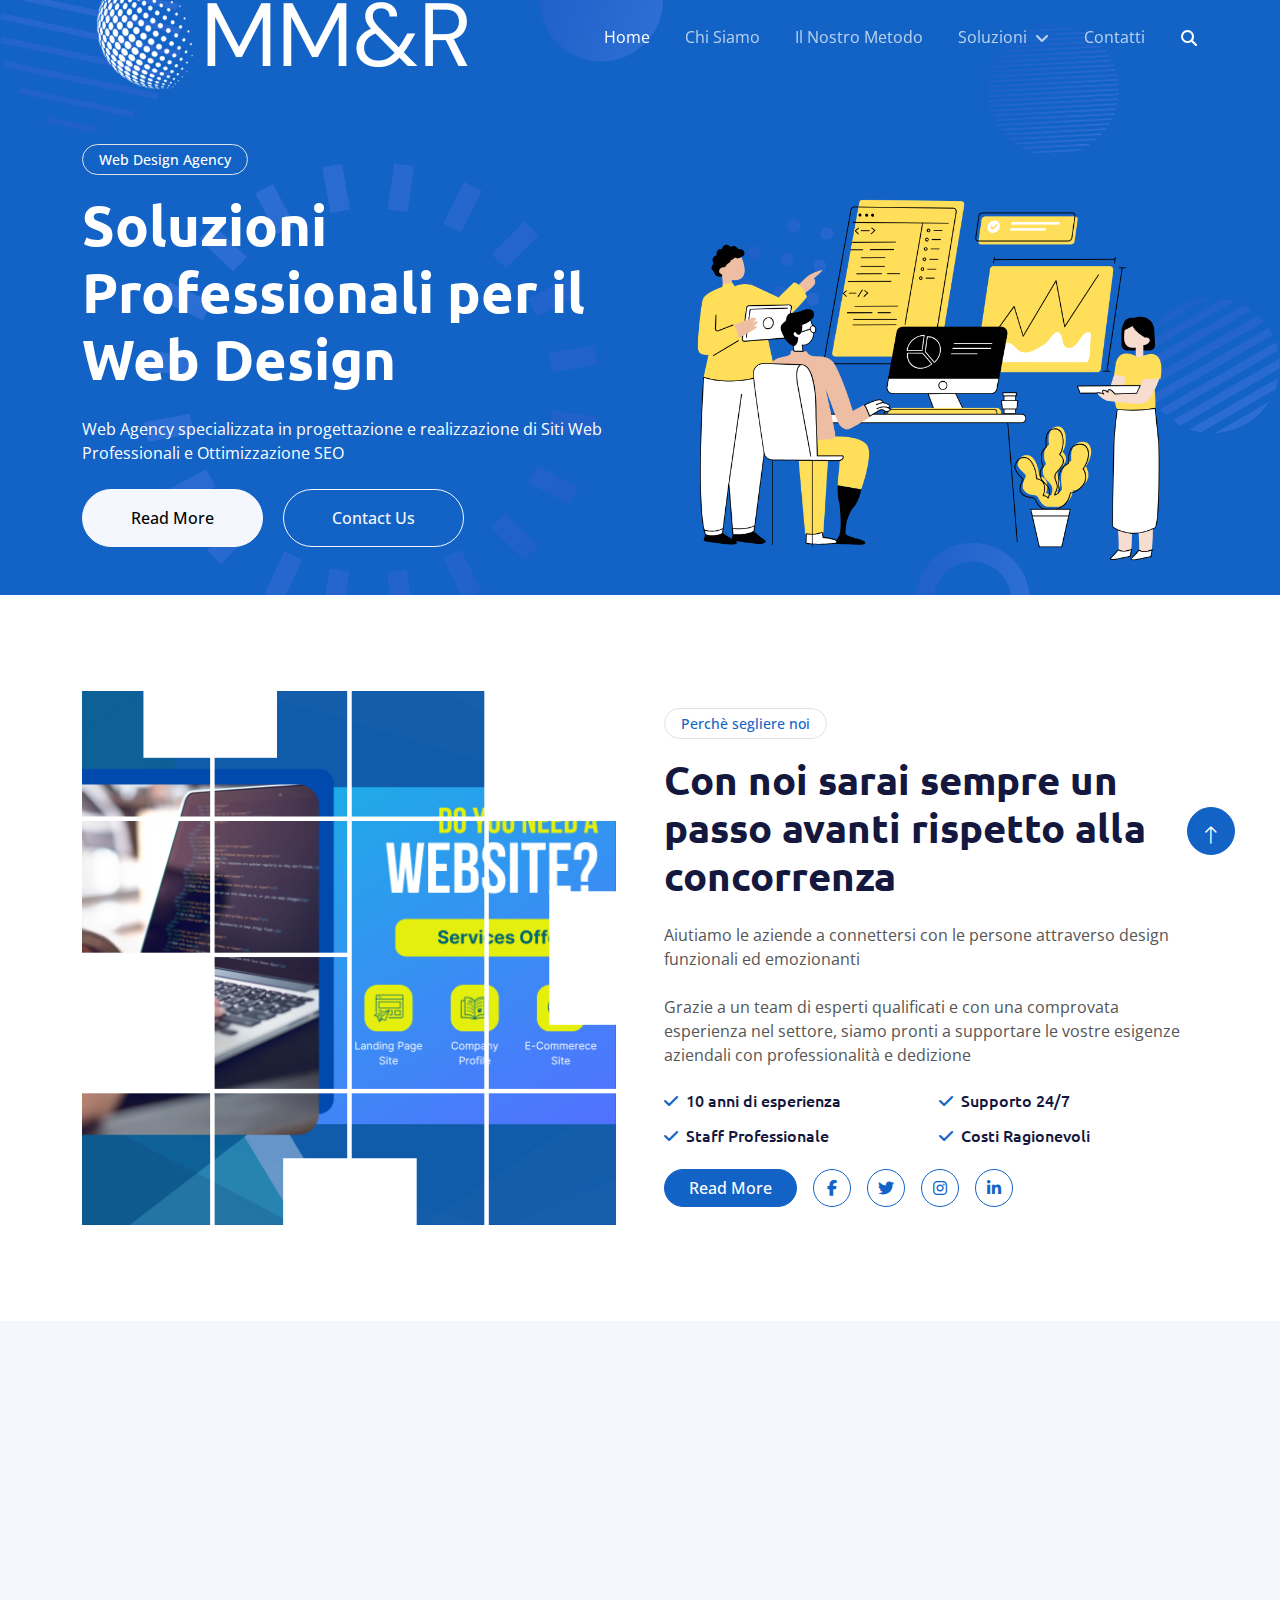
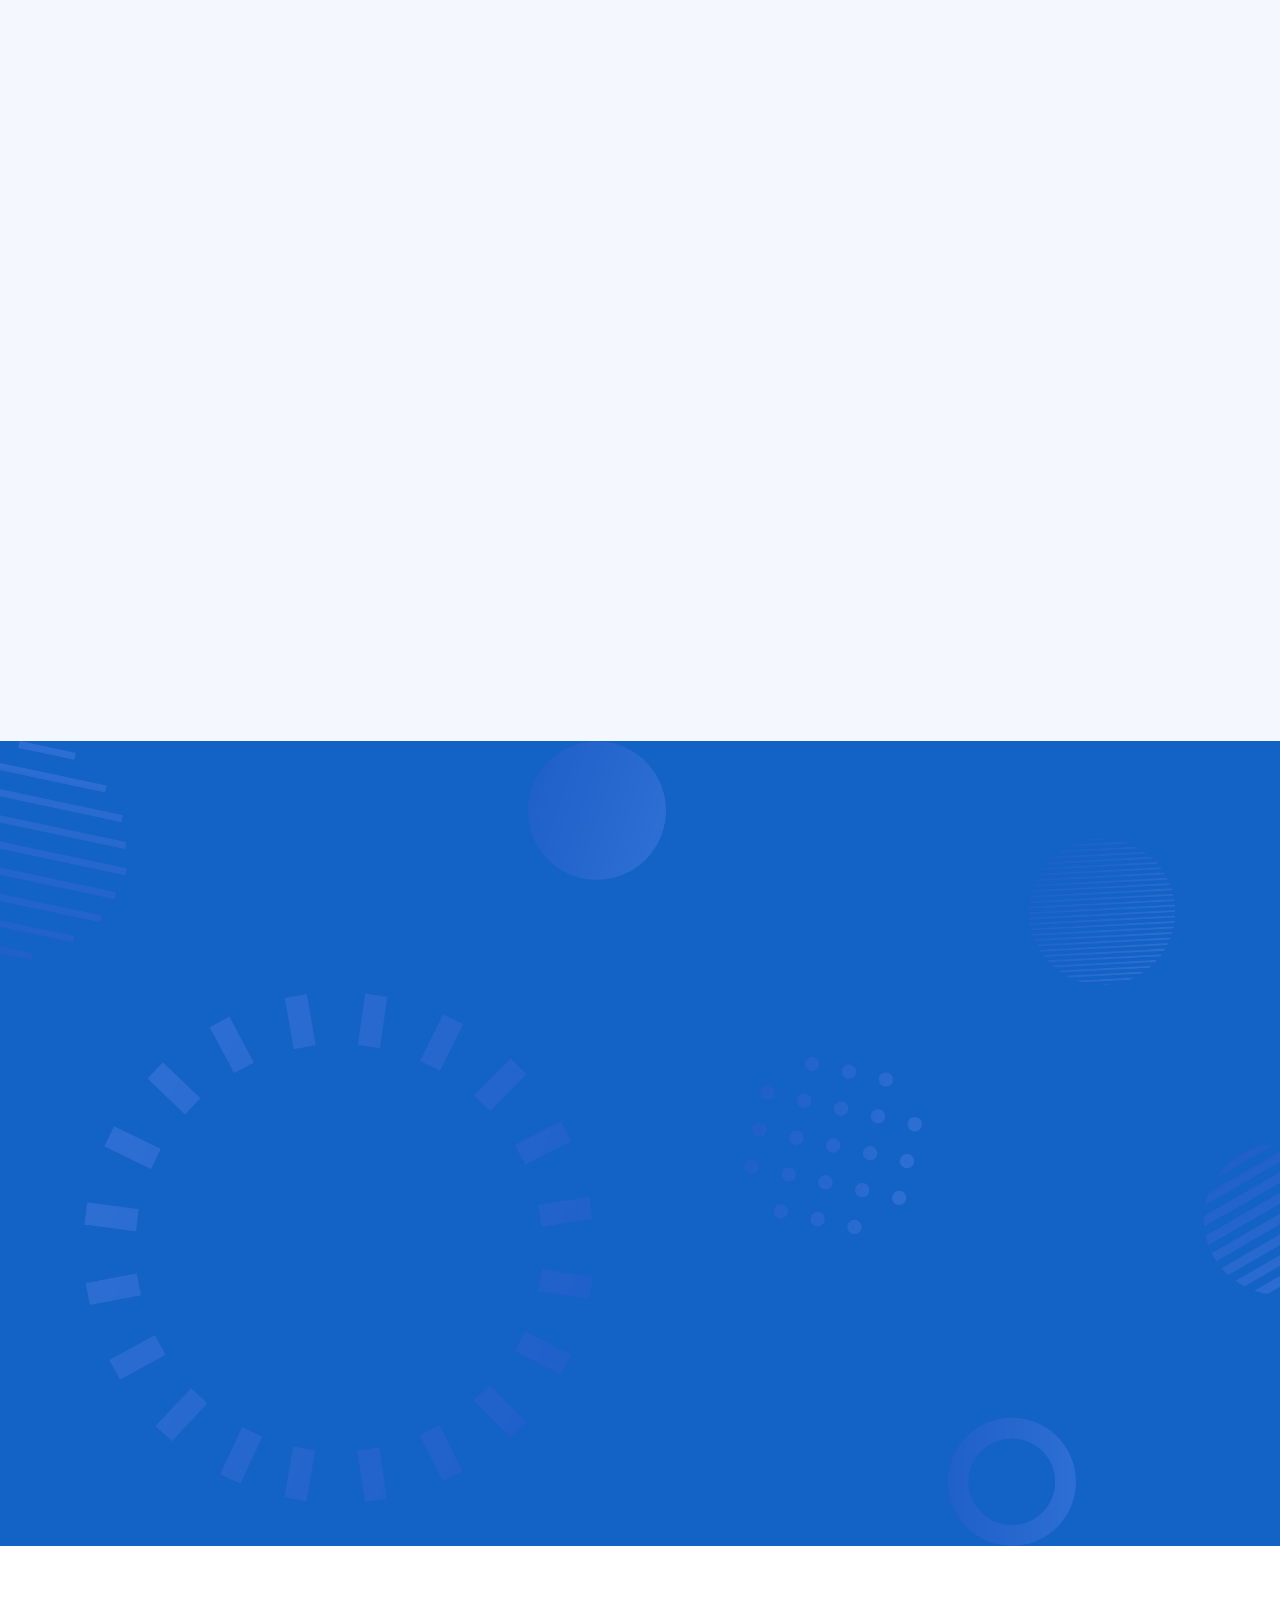
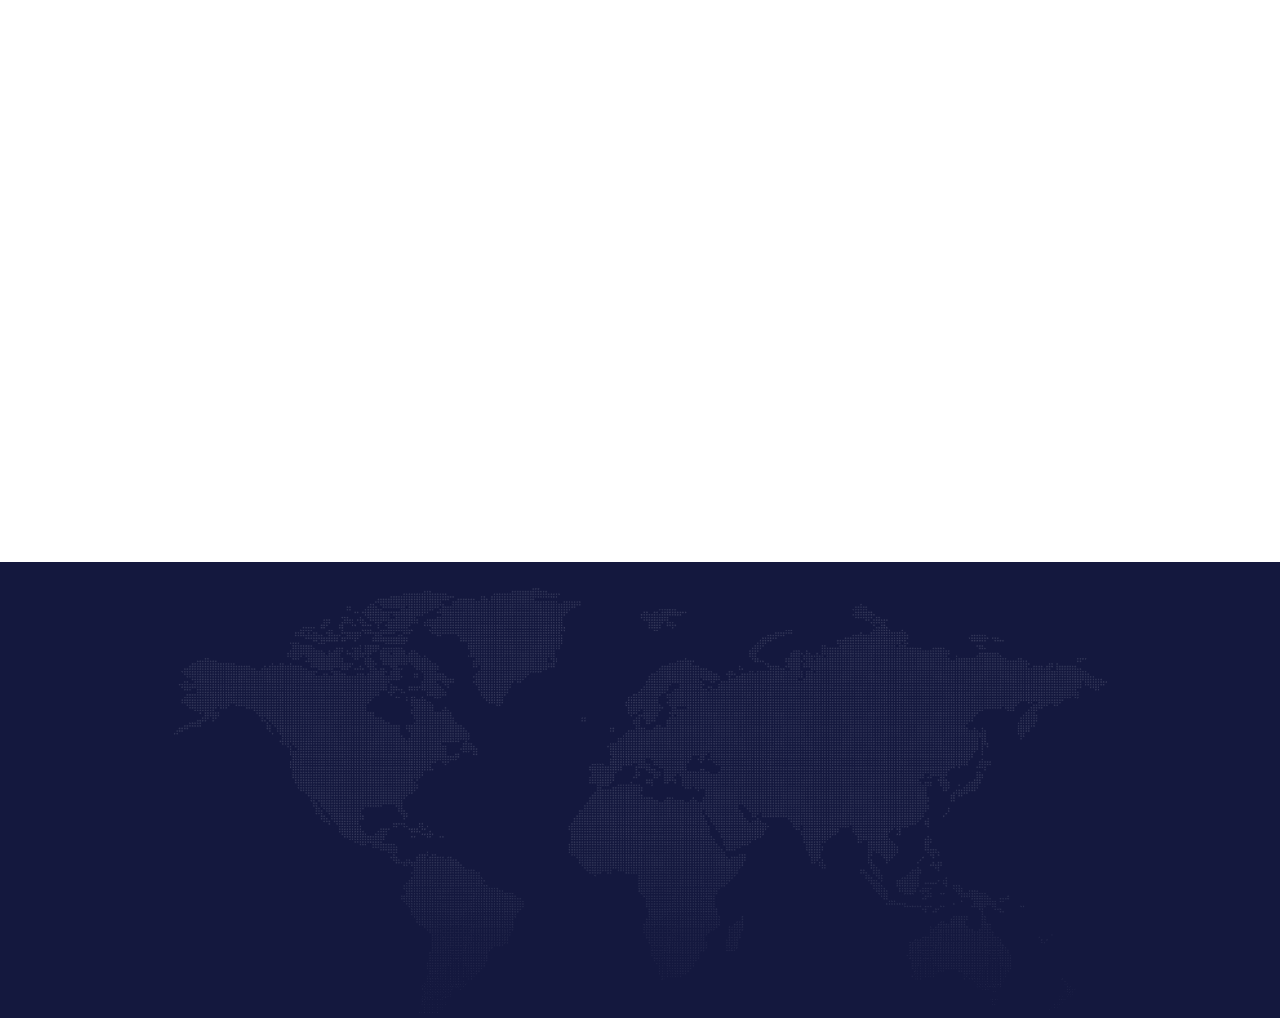
<file: index.html>
<!DOCTYPE html>
<html lang="it">
  <head>
    <meta charset="utf-8" />
    <title>MM&R - Soluzioni Professionali per il Web Design</title>
    <meta name="viewport" content="width=device-width, initial-scale=1" />
    <meta content="" name="keywords" />
    <meta content="" name="description" />

    <!-- Favicon -->

    <link rel="icon"type="image/png"href="/favicon/"sizes="96x96"/>
    <link rel="icon" type="image/svg+xml" href="favicon/favicon.svg" />
    <link rel="shortcut icon" href="favicon/favicon.ico" />
    <link rel="apple-touch-icon"sizes="180x180"href="favicon/apple-touch-icon.png"/>
    <link rel="manifest" href="favicon/site.webmanifest" />

    <!-- Google Web Fonts -->
    <link rel="preconnect" href="https://fonts.googleapis.com" />
    <link rel="preconnect" href="https://fonts.gstatic.com" crossorigin />
    <link href="https://fonts.googleapis.com/css2?family=Open+Sans:wght@400;600&family=Ubuntu:wght@500;700&display=swap"rel="stylesheet"/>

    <!-- Icon Font Stylesheet -->
        
    <link href="https://cdnjs.cloudflare.com/ajax/libs/font-awesome/6.7.1/css/all.min.css" rel="stylesheet"/>
    <link href="https://cdn.jsdelivr.net/npm/bootstrap-icons@1.11.3/font/bootstrap-icons.min.css" rel="stylesheet"/>

    <link href="lib/animate/animate.min.css" rel="stylesheet" />
    <link href="lib/owlcarousel/assets/owl.carousel.min.css" rel="stylesheet" />

    <!-- Customized Bootstrap Stylesheet -->
    <link href="css/bootstrap.min.css" rel="stylesheet" />

    <!-- Template Stylesheet -->
    <link href="css/style.css" rel="stylesheet" />
  </head>

  <body>
    <!-- Spinner Start -->
    <div
      id="spinner"
      class="show bg-white position-fixed translate-middle w-100 vh-100 top-50 start-50 d-flex align-items-center justify-content-center"
    >
      <div
        class="spinner-grow text-primary"
        style="width: 3rem; height: 3rem"
        role="status"
      >
        <span class="sr-only">Loading...</span>
      </div>
    </div>
    <!-- Spinner End -->

    <!-- Navbar Start -->
    <div class="container-fluid sticky-top">
      <div class="container">
        <nav class="navbar navbar-expand-lg navbar-dark p-0">
          <a href="index.html" class="navbar-brand">
            <img src="img/MM&R (2).png" class="img-fluid" alt="logo">

            <h1 class="text-white"><span class="text-dark"></span></h1>
          </a>
          <button
            type="button"
            class="navbar-toggler ms-auto me-0"
            data-bs-toggle="collapse"
            data-bs-target="#navbarCollapse"
          >
            <span class="navbar-toggler-icon"></span>
          </button>
          <div class="collapse navbar-collapse" id="navbarCollapse">
            <div class="navbar-nav ms-auto">
              <a href="index.html" class="nav-item nav-link active">Home</a>
              <a href="chi-siamo.html" class="nav-item nav-link">Chi Siamo</a>
              <a href="il-nostro-metodo.html" class="nav-item nav-link"
                >Il Nostro Metodo</a
              >
              <!-- <a href="project.html" class="nav-item nav-link">Projects</a> -->
              <div class="nav-item dropdown">
                <a
                  href="#"
                  class="nav-link dropdown-toggle"
                  data-bs-toggle="dropdown"
                  >Soluzioni</a
                >
                <div class="dropdown-menu bg-light mt-2">
                  <a href="siti-vetrina.html" class="dropdown-item"
                    >Siti Vetrina</a
                  >
                  <a href="blog-magazine.html" class="dropdown-item"
                    >Blog e Magazie</a
                  >
                  <a href="siti-aziendali.html" class="dropdown-item"
                    >Siti Aziendali</a
                  >
                  <a href="professionisti.html" class="dropdown-item"
                    >Professionisti</a
                  >
                  <a href="ecommerce.html" class="dropdown-item">Ecommerce</a>
                  <a href="landing-page.html" class="dropdown-item"
                    >Landing Page</a
                  >
                </div>
              </div>
              <a href="contatti.html" class="nav-item nav-link">Contatti</a>
            </div>
            <butaton
              type="button"
              class="btn text-white p-0 d-none d-lg-block"
              data-bs-toggle="modal"
              data-bs-target="#searchModal"
              ><i class="fa fa-search"></i
            ></butaton>
          </div>
        </nav>
      </div>
    </div>
    <!-- Navbar End -->

    <!-- Hero Start -->
    <div class="container-fluid pt-5 bg-primary hero-header mb-5">
      <div class="container pt-5">
        <div class="row g-5 pt-5">
          <div
            class="col-lg-6 align-self-center text-center text-lg-start mb-lg-5"
          >
            <div
              class="btn btn-sm border rounded-pill text-white px-3 mb-3 animated slideInRight"
            >
              Web Design Agency
            </div>

            <h1 class="display-4 text-white mb-4 animated slideInRight">
              Soluzioni Professionali per il Web Design
            </h1>
            <p class="text-white mb-4 animated slideInRight">
              Web Agency specializzata in progettazione e realizzazione di Siti
              Web Professionali e Ottimizzazione SEO
            </p>
            <a
              href=""
              class="btn btn-light py-sm-3 px-sm-5 rounded-pill me-3 animated slideInRight"
              >Read More</a
            >
            <a
              href=""
              class="btn btn-outline-light py-sm-3 px-sm-5 rounded-pill animated slideInRight"
              >Contact Us</a
            >
          </div>
          <div class="col-lg-6 align-self-end text-center text-lg-end">
            <img
              class="img-fluid"
              src="img/Img-1.png"
              alt="team"
              width="800"
              height="800"
            />
          </div>
        </div>
      </div>
    </div>
    <!-- Hero End -->

    <!-- Full Screen Search Start -->
    <div class="modal fade" id="searchModal" tabindex="-1">
      <div class="modal-dialog modal-fullscreen">
        <div class="modal-content" style="background: rgba(20, 24, 62, 0.7)">
          <div class="modal-header border-0">
            <button
              type="button"
              class="btn btn-square bg-white btn-close"
              data-bs-dismiss="modal"
              aria-label="Close"
            ></button>
          </div>
          <div
            class="modal-body d-flex align-items-center justify-content-center"
          >
            <div class="input-group" style="max-width: 600px">
              <input
                type="text"
                class="form-control bg-transparent border-light p-3"
                placeholder="Type search keyword"
              />
              <button class="btn btn-light px-4">
                <i class="bi bi-search"></i>
              </button>
            </div>
          </div>
        </div>
      </div>
    </div>
    <!-- Full Screen Search End -->

    <!-- About Start -->
    <div class="container-fluid py-5">
      <div class="container">
        <div class="row g-5 align-items-center">
          <div class="col-lg-6 wow fadeIn" data-wow-delay="0.1s">
            <div class="about-img">
              <img class="img-fluid" src="img/home-r.png" />
            </div>
          </div>
          <div class="col-lg-6 wow fadeIn" data-wow-delay="0.5s">
            <div class="btn btn-sm border rounded-pill text-primary px-3 mb-3">
              Perchè segliere noi
            </div>
            <h1 class="mb-4">
              Con noi sarai sempre un passo avanti rispetto alla concorrenza
            </h1>
            <p class="mb-4">
              Aiutiamo le aziende a connettersi con le persone attraverso design
              funzionali ed emozionanti
            </p>
            <p class="mb-4">
              Grazie a un team di esperti qualificati e con una comprovata
              esperienza nel settore, siamo pronti a supportare le vostre
              esigenze aziendali con professionalità e dedizione
            </p>
            <div class="row g-3">
              <div class="col-sm-6">
                <h6 class="mb-3">
                  <i class="fa fa-check text-primary me-2"></i>10 anni di
                  esperienza
                </h6>
                <h6 class="mb-0">
                  <i class="fa fa-check text-primary me-2"></i>Staff
                  Professionale
                </h6>
              </div>
              <div class="col-sm-6">
                <h6 class="mb-3">
                  <i class="fa fa-check text-primary me-2"></i>Supporto 24/7
                </h6>
                <h6 class="mb-0">
                  <i class="fa fa-check text-primary me-2"></i>Costi Ragionevoli
                </h6>
              </div>
            </div>
            <div class="d-flex align-items-center mt-4">
              <a class="btn btn-primary rounded-pill px-4 me-3" href=""
                >Read More</a
              >
              <a class="btn btn-outline-primary btn-square me-3" href=""
                ><i class="fab fa-facebook-f"></i
              ></a>
              <a class="btn btn-outline-primary btn-square me-3" href=""
                ><i class="fab fa-twitter"></i
              ></a>
              <a class="btn btn-outline-primary btn-square me-3" href=""
                ><i class="fab fa-instagram"></i
              ></a>
              <a class="btn btn-outline-primary btn-square" href=""
                ><i class="fab fa-linkedin-in"></i
              ></a>
            </div>
          </div>
        </div>
      </div>
    </div>
    <!-- About End -->

    <!-- Service Start -->
    <div class="container-fluid bg-light mt-5 py-5">
      <div class="container py-5">
        <div class="row g-5 align-items-center">
          <div class="col-lg-5 wow fadeIn" data-wow-delay="0.1s">
            <div class="btn btn-sm border rounded-pill text-primary px-3 mb-3">
              Cosa Facciamo
            </div>
            <h1 class="mb-4">
              Siti web su misura per aziende che vogliono distinguersi
            </h1>
            <p class="mb-4">
              Attraverso un design moderno e funzionale, una tecnologia
              all'avanguardia e un approccio centrato sull'utente, vogliamo
              elevare il valore dei brand, rendendoli memorabili e capaci di
              raggiungere i loro obiettivi. Puntiamo a costruire relazioni di
              fiducia, basate su trasparenza, collaborazione e risultati
              concreti.
            </p>
            <a class="btn btn-primary rounded-pill px-4" href=""
              >Scopri di Più</a
            >
          </div>
          <div class="col-lg-7">
            <div class="row g-4">
              <div class="col-md-6">
                <div class="row g-4">
                  <div class="col-12 wow fadeIn" data-wow-delay="0.1s">
                    <div
                      class="service-item d-flex flex-column justify-content-center text-center rounded"
                    >
                      <div class="service-icon btn-square">
                        <i class="fa-solid fa-user-tie fa-3x"></i>
                      </div>
                      <h5 class="mb-3">A chi ci rivolgiamo</h5>
                      <p>
                        Piccole e medie imprese, professionisti, commercianti e
                        artigiani
                      </p>
                      <a class="btn px-3 mt-auto mx-auto" href="">Read More</a>
                    </div>
                  </div>
                  <div class="col-12 wow fadeIn" data-wow-delay="0.5s">
                    <div
                      class="service-item d-flex flex-column justify-content-center text-center rounded"
                    >
                      <div class="service-icon btn-square">
                             <i class="fa-solid fa-people-group fa-3x"></i>
                      </div>
                      <h5 class="mb-3">Una squadra vincente</h5>
                      <p>
                        Forniamo ai clienti soluzioni facili da usare, belle da
                        vedere e economicamente sostenibili
                      </p>
                      <a class="btn px-3 mt-auto mx-auto" href="">Read More</a>
                    </div>
                  </div>
                </div>
              </div>
              <div class="col-md-6 pt-md-4">
                <div class="row g-4">
                  <div class="col-12 wow fadeIn" data-wow-delay="0.3s">
                    <div
                      class="service-item d-flex flex-column justify-content-center text-center rounded"
                    >
                      <div class="service-icon btn-square">
                        <i class="fa-solid fa-laptop-code fa-3x"></i>
                      </div>
                      <h5 class="mb-3">Il nostro lavoro</h5>
                      <p>
                        Realizzazione di siti web personalizzati (istituzionali,
                        e-commerce, blog, landing page, ecc.)
                      </p>
                      <a class="btn px-3 mt-auto mx-auto" href="">Read More</a>
                    </div>
                  </div>
                  <div class="col-12 wow fadeIn" data-wow-delay="0.7s">
                    <div
                      class="service-item d-flex flex-column justify-content-center text-center rounded"
                    >
                      <div class="service-icon btn-square">
                        <i class="fa-solid fa-magnifying-glass-location fa-3x"></i>
                      </div>
                      <h5 class="mb-3">SEO</h5>
                      <p>
                        Le nostre creazioni implementano strumenti specifici per
                        la promozione in ottica SEO
                      </p>
                      <a class="btn px-3 mt-auto mx-auto" href="">Read More</a>
                    </div>
                  </div>
                </div>
              </div>
            </div>
          </div>
        </div>
      </div>
    </div>
    <!-- Service End -->

    <!-- Feature Start -->
    <div class="container-fluid bg-primary feature pt-5">
      <div class="container pt-5">
        <div class="row g-5">
          <div
            class="col-lg-6 align-self-center mb-md-5 pb-md-5 wow fadeIn"
            data-wow-delay="0.3s"
          >
            <div class="btn btn-sm border rounded-pill text-white px-3 mb-3">
              Web Responsive
            </div>
            <h1 class="text-white mb-4">
              La responsività è la chiave per una navigazione moderna e
              inclusiva
            </h1>
            <p class="text-light mb-4">
              Con la grafica web responsive, i contenuti si adattano
              automaticamente a qualsiasi dispositivo, garantendo un'esperienza
              utente ottimale su smartphone, tablet e desktop
            </p>
            <div class="d-flex align-items-center text-white mb-3">
              <div
                class="btn-sm-square bg-white text-primary rounded-circle me-3"
              >
                <i class="fa fa-check"></i>
              </div>
              <span
                >Aumenta le conversioni e le vendite, offrendo un'esperienza
                fluida che guida gli utenti verso gli obiettivi prefissati</span
              >
            </div>
            <div class="d-flex align-items-center text-white mb-3">
              <div
                class="btn-sm-square bg-white text-primary rounded-circle me-3"
              >
                <i class="fa fa-check"></i>
              </div>
              <span
                >Migliora il posizionamento sui motori di ricerca, poiché Google
                privilegia i siti ottimizzati per dispositivi mobili</span
              >
            </div>

            <div class="d-flex align-items-center text-white mb-3">
              <div
                class="btn-sm-square bg-white text-primary rounded-circle me-3"
              >
                <i class="fa fa-check"></i>
              </div>
              <span
                >Riduce i costi di sviluppo e manutenzione, grazie a un unico
                design che si adatta a tutte le piattaforme</span
              >
            </div>

            <div class="row g-4 pt-3">
              <div class="col-sm-6">
                <div
                  class="d-flex rounded p-3"
                  style="background: rgba(256, 256, 256, 0.1)"
                >
                  <i class="fa fa-users fa-3x text-white"></i>
                  <div class="ms-3">
                    <h2 class="text-white mb-0" data-toggle="counter-up">
                      9999
                    </h2>
                    <p class="text-white mb-0">Happy Clients</p>
                  </div>
                </div>
              </div>
              <div class="col-sm-6">
                <div
                  class="d-flex rounded p-3"
                  style="background: rgba(256, 256, 256, 0.1)"
                >
                  <i class="fa fa-check fa-3x text-white"></i>
                  <div class="ms-3">
                    <h2 class="text-white mb-0" data-toggle="counter-up">
                      9999
                    </h2>
                    <p class="text-white mb-0">Project Complete</p>
                  </div>
                </div>
              </div>
            </div>
          </div>
          <div
            class="col-lg-6 align-self-end text-center text-md-end wow fadeIn"
            data-wow-delay="0.5s"
          >
            <img
              class="img-fluid"
              src="img/responsive (1).png"
              alt="img-1"
              width="900"
              height="900"
            />
          </div>
        </div>
      </div>
    </div>
    <!-- Feature End -->

    <!-- Case Start -->
    <!--  <div class="container-fluid bg-light py-5">
      <div class="container py-5">
        <div
          class="mx-auto text-center wow fadeIn"
          data-wow-delay="0.1s"
          style="max-width: 500px"
        >
          <div class="btn btn-sm border rounded-pill text-primary px-3 mb-3">
            Case Study
          </div>
          <h1 class="mb-4">Explore Our Recent AI Case Studies</h1>
        </div>
        <div class="row g-4">
          <div class="col-lg-4 wow fadeIn" data-wow-delay="0.3s">
            <div
              class="case-item position-relative overflow-hidden rounded mb-2"
            >
              <img class="img-fluid" src="img/project-1.jpg" alt="" />
              <a class="case-overlay text-decoration-none" href="">
                <small>Robotic Automation</small>
                <h5 class="lh-base text-white mb-3">
                  Lorem elitr magna stet eirmod labore amet labore clita
                </h5>
                <span class="btn btn-square btn-primary"
                  ><i class="fa fa-arrow-right"></i
                ></span>
              </a>
            </div>
          </div>
          <div class="col-lg-4 wow fadeIn" data-wow-delay="0.5s">
            <div
              class="case-item position-relative overflow-hidden rounded mb-2"
            >
              <img class="img-fluid" src="img/project-2.jpg" alt="" />
              <a class="case-overlay text-decoration-none" href="">
                <small>Machine learning</small>
                <h5 class="lh-base text-white mb-3">
                  Lorem elitr magna stet eirmod labore amet labore clita
                </h5>
                <span class="btn btn-square btn-primary"
                  ><i class="fa fa-arrow-right"></i
                ></span>
              </a>
            </div>
          </div>
          <div class="col-lg-4 wow fadeIn" data-wow-delay="0.7s">
            <div
              class="case-item position-relative overflow-hidden rounded mb-2"
            >
              <img class="img-fluid" src="img/project-3.jpg" alt="" />
              <a class="case-overlay text-decoration-none" href="">
                <small>Predictive Analysis</small>
                <h5 class="lh-base text-white mb-3">
                  Lorem elitr magna stet eirmod labore amet labore clita
                </h5>
                <span class="btn btn-square btn-primary"
                  ><i class="fa fa-arrow-right"></i
                ></span>
              </a>
            </div>
          </div>
        </div>
      </div>
    </div> -->
    <!-- Case End -->

    <!-- FAQs Start -->
    <div class="container-fluid py-5">
      <div class="container py-5">
        <div
          class="mx-auto text-center wow fadeIn"
          data-wow-delay="0.1s"
          style="max-width: 500px"
        >
          <div class="btn btn-sm border rounded-pill text-primary px-3 mb-3">
            FAQs
          </div>
          <h1 class="mb-4">Domande Frequenti</h1>
        </div>
        <div class="row">
          <div class="col-lg-6">
            <div class="accordion" id="accordionFAQ1">
              <div class="accordion-item wow fadeIn" data-wow-delay="0.1s">
                <h2 class="accordion-header" id="headingOne">
                  <button
                    class="accordion-button collapsed"
                    type="button"
                    data-bs-toggle="collapse"
                    data-bs-target="#collapseOne"
                    aria-expanded="false"
                    aria-controls="collapseOne"
                  >
                    Quanto costa progettare un sito web?
                  </button>
                </h2>
                <div
                  id="collapseOne"
                  class="accordion-collapse collapse"
                  aria-labelledby="headingOne"
                  data-bs-parent="#accordionFAQ1"
                >
                  <div class="accordion-body">
                    Il costo della progettazione di un sito web varia a seconda
                    delle esigenze del cliente, dagli obiettivi che ci si
                    propone, dal numero di pagine da realizzare, dalle varie
                    implementazioni relative ai diversi plugin. Il pagamento di
                    un web designer è spesso quantificato in ore di lavoro,
                    mentre gli strumenti per la creazione di siti web prevedono
                    abbonamenti mensili o annuali
                  </div>
                </div>
              </div>
              <div class="accordion-item wow fadeIn" data-wow-delay="0.2s">
                <h2 class="accordion-header" id="headingTwo">
                  <button
                    class="accordion-button collapsed"
                    type="button"
                    data-bs-toggle="collapse"
                    data-bs-target="#collapseTwo"
                    aria-expanded="false"
                    aria-controls="collapseTwo"
                  >
                    Ho già un sito ma non mi soddisfa la grafica, molto semplice
                    e datata. E' possibile risolvere questi problemi con un
                    restyling?
                  </button>
                </h2>
                <div
                  id="collapseTwo"
                  class="accordion-collapse collapse"
                  aria-labelledby="headingTwo"
                  data-bs-parent="#accordionFAQ1"
                >
                  <div class="accordion-body">
                    Il restyling di un sito web è possibile. Tuttavia è bene
                    ricordare che in molti casi non sempre rispecchia la
                    soluzione più economica e vantaggiosa. Andare a scovare
                    eventuali bug o imprecisioni nel codice è sempre un lavoro
                    lungo e dispendioso. La decisione va presa caso per caso
                    dopo aver valutato costi e benefici in accordo col cliente
                  </div>
                </div>
              </div>
              <div class="accordion-item wow fadeIn" data-wow-delay="0.3s">
                <h2 class="accordion-header" id="headingThree">
                  <button
                    class="accordion-button collapsed"
                    type="button"
                    data-bs-toggle="collapse"
                    data-bs-target="#collapseThree"
                    aria-expanded="false"
                    aria-controls="collapseThree"
                  >
                    Cosa influenza il costo del design di un sito web?
                  </button>
                </h2>
                <div
                  id="collapseThree"
                  class="accordion-collapse collapse"
                  aria-labelledby="headingThree"
                  data-bs-parent="#accordionFAQ1"
                >
                  <div class="accordion-body">
                    Il costo totale della progettazione di un sito web varia a
                    seconda del progetto. Alcuni dei fattori più comuni che
                    influenzano il costo di un sito web sono la complessità
                    della grafica e del design, (un sito responsive ad esempio),
                    il numero di pagine, le funzionalità, le personalizzazioni
                    necessarie e i costi di manutenzione e assistenza.
                  </div>
                </div>
              </div>
              <div class="accordion-item wow fadeIn" data-wow-delay="0.4s">
                <h2 class="accordion-header" id="headingFour">
                  <button
                    class="accordion-button collapsed"
                    type="button"
                    data-bs-toggle="collapse"
                    data-bs-target="#collapseFour"
                    aria-expanded="true"
                    aria-controls="collapseFour"
                  >
                    Fra le vostre offerte prevedete anche soluzioni del tipo
                    'tutto compreso'?
                  </button>
                </h2>
                <div
                  id="collapseFour"
                  class="accordion-collapse collapse"
                  aria-labelledby="headingFour"
                  data-bs-parent="#accordionFAQ1"
                >
                  <div class="accordion-body">
                    Certamente, siamo in grado di gestire la realizzazione di un
                    sito a partire dello spazio web, scegliendo fra le migliori
                    soluzioni proposte sul mercato, fino alla messa online. Ci
                    contatti senza impegno e le assicuriamo la soluzione più
                    adatta alle sue esigenze.
                  </div>
                </div>
              </div>
            </div>
          </div>
          <div class="col-lg-6">
            <div class="accordion" id="accordionFAQ2">
              <div class="accordion-item wow fadeIn" data-wow-delay="0.5s">
                <h2 class="accordion-header" id="headingFive">
                  <button
                    class="accordion-button collapsed"
                    type="button"
                    data-bs-toggle="collapse"
                    data-bs-target="#collapseFive"
                    aria-expanded="false"
                    aria-controls="collapseFive"
                  >
                    Qual è il prezzo per avere un dominio?
                  </button>
                </h2>
                <div
                  id="collapseFive"
                  class="accordion-collapse collapse"
                  aria-labelledby="headingFive"
                  data-bs-parent="#accordionFAQ2"
                >
                  <div class="accordion-body">
                    Il prezzo per registrare un dominio può variare a seconda
                    del fornitore e dell’estensione scelta (.com, .it, .org,
                    ecc.). In genere, i costi di un dominio si aggirano intorno
                    ai 10-30€ all’anno. Tuttavia, alcune estensioni specifiche o
                    domini più popolari possono costare molto di più.
                  </div>
                </div>
              </div>
              <div class="accordion-item wow fadeIn" data-wow-delay="0.6s">
                <h2 class="accordion-header" id="headingSix">
                  <button
                    class="accordion-button collapsed"
                    type="button"
                    data-bs-toggle="collapse"
                    data-bs-target="#collapseSix"
                    aria-expanded="false"
                    aria-controls="collapseSix"
                  >
                    Qual è il costo di mantenimento di un sito web?
                  </button>
                </h2>
                <div
                  id="collapseSix"
                  class="accordion-collapse collapse"
                  aria-labelledby="headingSix"
                  data-bs-parent="#accordionFAQ2"
                >
                  <div class="accordion-body">
                    Il costo di mantenimento di un sito web dipende dai servizi
                    utilizzati, come l’hosting, i servizi di sicurezza e gli
                    aggiornamenti del software. In generale, i costi di
                    mantenimento possono variare dai 60€ ai 500€ all’anno a
                    seconda delle esigenze specifiche del sito.
                  </div>
                </div>
              </div>
              <div class="accordion-item wow fadeIn" data-wow-delay="0.7s">
                <h2 class="accordion-header" id="headingSeven">
                  <button
                    class="accordion-button collapsed"
                    type="button"
                    data-bs-toggle="collapse"
                    data-bs-target="#collapseSeven"
                    aria-expanded="false"
                    aria-controls="collapseSeven"
                  >
                    Una volta scelta la soluzione a me più congeniale, è
                    previsto un pagamento anticipato?
                  </button>
                </h2>
                <div
                  id="collapseSeven"
                  class="accordion-collapse collapse"
                  aria-labelledby="headingSeven"
                  data-bs-parent="#accordionFAQ2"
                >
                  <div class="accordion-body">
                    Il pagamento previsto all’atto dell’accettazione del
                    preventivo corrisponde al 30% del costo per la
                    realizzazione. Il saldo alla consegna del lavoro
                  </div>
                </div>
              </div>
              <div class="accordion-item wow fadeIn" data-wow-delay="0.8s">
                <h2 class="accordion-header" id="headingEight">
                  <button
                    class="accordion-button collapsed"
                    type="button"
                    data-bs-toggle="collapse"
                    data-bs-target="#collapseEight"
                    aria-expanded="false"
                    aria-controls="collapseEight"
                  >
                    Posso far gestire il sito da altre persone?
                  </button>
                </h2>
                <div
                  id="collapseEight"
                  class="accordion-collapse collapse"
                  aria-labelledby="headingEight"
                  data-bs-parent="#accordionFAQ2"
                >
                  <div class="accordion-body">
                    Certamente, nessun problema. Ovviamente colui che se ne
                    occuperà sarà responsabile del funzionamento del sito
                  </div>
                </div>
              </div>
            </div>
          </div>
        </div>
      </div>
    </div>
    <!-- FAQs Start -->

    <!-- Team Start -->
    <!-- <div class="container-fluid bg-light py-5">
      <div class="container py-5">
        <div class="row g-5 align-items-center">
          <div class="col-lg-5 wow fadeIn" data-wow-delay="0.1s">
            <div class="btn btn-sm border rounded-pill text-primary px-3 mb-3">
              Our Team
            </div>
            <h1 class="mb-4">Meet Our Experienced Team Members</h1>
            <p class="mb-4">
              Tempor erat elitr rebum at clita. Diam dolor diam ipsum et tempor
              sit. Aliqu diam amet diam et eos labore. Clita erat ipsum et lorem
              et sit, sed stet no labore lorem sit. Sanctus clita duo justo et
              tempor eirmod magna dolore erat amet
            </p>
            <a class="btn btn-primary rounded-pill px-4" href="">Read More</a>
          </div>
          <div class="col-lg-7">
            <div class="row g-4">
              <div class="col-md-6">
                <div class="row g-4">
                  <div class="col-12 wow fadeIn" data-wow-delay="0.1s">
                    <div
                      class="team-item bg-white text-center rounded p-4 pt-0"
                    >
                      <img
                        class="img-fluid rounded-circle p-4"
                        src="img/team-1.jpg"
                        alt=""
                      />
                      <h5 class="mb-0">Boris Johnson</h5>
                      <small>Founder & CEO</small>
                      <div class="d-flex justify-content-center mt-3">
                        <a class="btn btn-square btn-primary m-1" href=""
                          ><i class="fab fa-facebook-f"></i
                        ></a>
                        <a class="btn btn-square btn-primary m-1" href=""
                          ><i class="fab fa-twitter"></i
                        ></a>
                        <a class="btn btn-square btn-primary m-1" href=""
                          ><i class="fab fa-instagram"></i
                        ></a>
                        <a class="btn btn-square btn-primary m-1" href=""
                          ><i class="fab fa-linkedin-in"></i
                        ></a>
                      </div>
                    </div>
                  </div>
                  <div class="col-12 wow fadeIn" data-wow-delay="0.5s">
                    <div
                      class="team-item bg-white text-center rounded p-4 pt-0"
                    >
                      <img
                        class="img-fluid rounded-circle p-4"
                        src="img/team-2.jpg"
                        alt=""
                      />
                      <h5 class="mb-0">Adam Crew</h5>
                      <small>Executive Manager</small>
                      <div class="d-flex justify-content-center mt-3">
                        <a class="btn btn-square btn-primary m-1" href=""
                          ><i class="fab fa-facebook-f"></i
                        ></a>
                        <a class="btn btn-square btn-primary m-1" href=""
                          ><i class="fab fa-twitter"></i
                        ></a>
                        <a class="btn btn-square btn-primary m-1" href=""
                          ><i class="fab fa-instagram"></i
                        ></a>
                        <a class="btn btn-square btn-primary m-1" href=""
                          ><i class="fab fa-linkedin-in"></i
                        ></a>
                      </div>
                    </div>
                  </div>
                </div>
              </div>
              <div class="col-md-6 pt-md-4">
                <div class="row g-4">
                  <div class="col-12 wow fadeIn" data-wow-delay="0.3s">
                    <div
                      class="team-item bg-white text-center rounded p-4 pt-0"
                    >
                      <img
                        class="img-fluid rounded-circle p-4"
                        src="img/team-3.jpg"
                        alt=""
                      />
                      <h5 class="mb-0">Kate Winslet</h5>
                      <small>Co Founder</small>
                      <div class="d-flex justify-content-center mt-3">
                        <a class="btn btn-square btn-primary m-1" href=""
                          ><i class="fab fa-facebook-f"></i
                        ></a>
                        <a class="btn btn-square btn-primary m-1" href=""
                          ><i class="fab fa-twitter"></i
                        ></a>
                        <a class="btn btn-square btn-primary m-1" href=""
                          ><i class="fab fa-instagram"></i
                        ></a>
                        <a class="btn btn-square btn-primary m-1" href=""
                          ><i class="fab fa-linkedin-in"></i
                        ></a>
                      </div>
                    </div>
                  </div>
                  <div class="col-12 wow fadeIn" data-wow-delay="0.7s">
                    <div
                      class="team-item bg-white text-center rounded p-4 pt-0"
                    >
                      <img
                        class="img-fluid rounded-circle p-4"
                        src="img/team-4.jpg"
                        alt=""
                      />
                      <h5 class="mb-0">Cody Gardner</h5>
                      <small>Project Manager</small>
                      <div class="d-flex justify-content-center mt-3">
                        <a class="btn btn-square btn-primary m-1" href=""
                          ><i class="fab fa-facebook-f"></i
                        ></a>
                        <a class="btn btn-square btn-primary m-1" href=""
                          ><i class="fab fa-twitter"></i
                        ></a>
                        <a class="btn btn-square btn-primary m-1" href=""
                          ><i class="fab fa-instagram"></i
                        ></a>
                        <a class="btn btn-square btn-primary m-1" href=""
                          ><i class="fab fa-linkedin-in"></i
                        ></a>
                      </div>
                    </div>
                  </div>
                </div>
              </div>
            </div>
          </div>
        </div>
      </div>
    </div> -->
    <!-- Team End -->

    <!-- Testimonial Start -->
    <!-- <div class="container-xxl py-5">
      <div class="container py-5">
        <div class="row g-5">
          <div class="col-lg-5 wow fadeIn" data-wow-delay="0.1s">
            <div class="btn btn-sm border rounded-pill text-primary px-3 mb-3">
              Testimonial
            </div>
            <h1 class="mb-4">Cosa dicono i nostri clienti!</h1>
            <p class="mb-4">
              Tempor erat elitr rebum at clita. Diam dolor diam ipsum et tempor
              sit. Aliqu diam amet diam et eos labore. Clita erat ipsum et lorem
              et sit, sed stet no labore lorem sit. Sanctus clita duo justo et
              tempor eirmod magna dolore erat amet
            </p>
            <a class="btn btn-primary rounded-pill px-4" href="">Read More</a>
          </div>
          <div class="col-lg-7 wow fadeIn" data-wow-delay="0.5s">
            <div
              class="owl-carousel testimonial-carousel border-start border-primary"
            >
              <div class="testimonial-item ps-5">
                <i class="fa fa-quote-left fa-2x text-primary mb-3"></i>
                <p class="fs-4">
                  Aliqu diam amet diam et eos labore. Clita erat ipsum et lorem
                  et sit, sed stet no labore lorem sit. Sanctus clita duo justo
                  et tempor eirmod magna dolore erat amet
                </p>
                <div class="d-flex align-items-center">
                  <img
                    class="img-fluid flex-shrink-0 rounded-circle"
                    src="img/testimonial-1.jpg"
                    style="width: 60px; height: 60px"
                  />
                  <div class="ps-3">
                    <h5 class="mb-1">Client Name</h5>
                    <span>Profession</span>
                  </div>
                </div>
              </div>
              <div class="testimonial-item ps-5">
                <i class="fa fa-quote-left fa-2x text-primary mb-3"></i>
                <p class="fs-4">
                  Aliqu diam amet diam et eos labore. Clita erat ipsum et lorem
                  et sit, sed stet no labore lorem sit. Sanctus clita duo justo
                  et tempor eirmod magna dolore erat amet
                </p>
                <div class="d-flex align-items-center">
                  <img
                    class="img-fluid flex-shrink-0 rounded-circle"
                    src="img/testimonial-2.jpg"
                    style="width: 60px; height: 60px"
                  />
                  <div class="ps-3">
                    <h5 class="mb-1">Client Name</h5>
                    <span>Profession</span>
                  </div>
                </div>
              </div>
              <div class="testimonial-item ps-5">
                <i class="fa fa-quote-left fa-2x text-primary mb-3"></i>
                <p class="fs-4">
                  Aliqu diam amet diam et eos labore. Clita erat ipsum et lorem
                  et sit, sed stet no labore lorem sit. Sanctus clita duo justo
                  et tempor eirmod magna dolore erat amet
                </p>
                <div class="d-flex align-items-center">
                  <img
                    class="img-fluid flex-shrink-0 rounded-circle"
                    src="img/testimonial-3.jpg"
                    style="width: 60px; height: 60px"
                  />
                  <div class="ps-3">
                    <h5 class="mb-1">Client Name</h5>
                    <span>Profession</span>
                  </div>
                </div>
              </div>
            </div>
          </div>
        </div>
      </div>
    </div> -->
    <!-- Testimonial End -->

    <!-- Newsletter Start -->
    <!-- <div class="container-fluid bg-primary newsletter py-5">
      <div class="container">
        <div class="row g-5 align-items-center">
          <div
            class="col-md-5 ps-lg-0 pt-5 pt-md-0 text-start wow fadeIn"
            data-wow-delay="0.3s"
          >
            <img class="img-fluid" src="img/newsletter.png" alt="" />
          </div>
          <div
            class="col-md-7 py-5 newsletter-text wow fadeIn"
            data-wow-delay="0.5s"
          >
            <div class="btn btn-sm border rounded-pill text-white px-3 mb-3">
              Newsletter
            </div>
            <h1 class="text-white mb-4">Let's subscribe the newsletter</h1>
            <div class="position-relative w-100 mt-3 mb-2">
              <input
                class="form-control border-0 rounded-pill w-100 ps-4 pe-5"
                type="text"
                placeholder="Enter Your Email"
                style="height: 48px"
              />
              <button
                type="button"
                class="btn shadow-none position-absolute top-0 end-0 mt-1 me-2"
              >
                <i class="fa fa-paper-plane text-primary fs-4"></i>
              </button>
            </div>
            <small class="text-white-50"
              >Diam sed sed dolor stet amet eirmod</small
            >
          </div>
        </div>
      </div>
    </div> -->
    <!-- Newsletter End -->

    <!-- Footer Start -->
    <div class="container-fluid bg-dark text-white-50 footer pt-5">
      <div class="container py-5">
        <div class="row g-5">
          <div class="col-md-6 col-lg-3 wow fadeIn" data-wow-delay="0.1s">
            <a href="index.html" class="d-inline-block mb-3">
              <!-- <h1 class="text-white">
                AI<span class="text-primary">.</span>Tech
              </h1> -->
            </a>
            <img class="responsive-img" src="img/MM&R (7).png" alt="logo" />

            <p class="mb-0">Trasformiamo le idee dei nostri clienti in esperienze digitali straordinarie, attraverso design creativi e innovativi</p>
          
          </div>
          <div class="col-md-6 col-lg-3 wow fadeIn" data-wow-delay="0.3s">
            <h5 class="text-white mb-4">Contattaci</h5>
            <p>
              <i class="fa fa-map-marker-alt me-3"></i>123 Street, New York, USA
            </p>
            <p><i class="fa fa-phone-alt me-3"></i>+012 345 67890</p>
            <p><i class="fa fa-envelope me-3"></i>info@soluzioniwebdesign.com</p>
            <div class="d-flex pt-2">
              <a class="btn btn-outline-light btn-social" href=""
                ><i class="fab fa-twitter"></i
              ></a>
              <a class="btn btn-outline-light btn-social" href=""
                ><i class="fab fa-facebook-f"></i
              ></a>
              <a class="btn btn-outline-light btn-social" href=""
                ><i class="fab fa-youtube"></i
              ></a>
              <a class="btn btn-outline-light btn-social" href=""
                ><i class="fab fa-instagram"></i
              ></a>
              <a class="btn btn-outline-light btn-social" href=""
                ><i class="fab fa-linkedin-in"></i
              ></a>
            </div>
          </div>
          <div class="col-md-6 col-lg-3 wow fadeIn" data-wow-delay="0.5s">
            <h5 class="text-white mb-4">Popular Link</h5>
            <a class="btn btn-link" href="">About Us</a>
            <a class="btn btn-link" href="">Contact Us</a>
            <a class="btn btn-link" href="">Privacy Policy</a>
            <a class="btn btn-link" href="">Terms & Condition</a>
            <a class="btn btn-link" href="">Career</a>
          </div>
          <div class="col-md-6 col-lg-3 wow fadeIn" data-wow-delay="0.7s">
            <h5 class="text-white mb-4">Our Services</h5>
            <a class="btn btn-link" href="">Robotic Automation</a>
            <a class="btn btn-link" href="">Machine learning</a>
            <a class="btn btn-link" href="">Predictive Analysis</a>
            <a class="btn btn-link" href="">Data Science</a>
            <a class="btn btn-link" href="">Robot Technology</a>
          </div>
        </div>
      </div>
      <div class="container wow fadeIn" data-wow-delay="0.1s">
        <div class="copyright">
          <div class="row">
            <div class="col-md-6 text-center text-md-start mb-3 mb-md-0">
              &copy; <a class="border-bottom" href="#">Your Site Name</a>, All
              Right Reserved.

              <!--/*** This template is free as long as you keep the footer author’s credit link/attribution link/backlink. If you'd like to use the template without the footer author’s credit link/attribution link/backlink, you can purchase the Credit Removal License from "https://htmlcodex.com/credit-removal". Thank you for your support. ***/-->
              Designed By
              <a class="border-bottom" href="https://htmlcodex.com"
                >HTML Codex</a
              >
            </div>
            <div class="col-md-6 text-center text-md-end">
              <div class="footer-menu">
                <a href="">Home</a>
                <a href="">Cookies</a>
                <a href="">Help</a>
                <a href="">FAQs</a>
              </div>
            </div>
          </div>
        </div>
      </div>
    </div>
    <!-- Footer End -->

    <!-- Back to Top -->
    <a href="#"class="btn btn-lg btn-primary btn-lg-square back-to-top pt-2">
    <i class="bi bi-arrow-up"></i></body></a>
    
    <!-- Back to top button -->


    <!-- JavaScript Libraries -->
    <script src="https://ajax.googleapis.com/ajax/libs/jquery/3.6.1/jquery.min.js"></script>
    <script src="https://cdn.jsdelivr.net/npm/bootstrap@5.0.0/dist/js/bootstrap.bundle.min.js"></script>
    <script src="lib/wow/wow.min.js"></script>
    <script src="lib/easing/easing.min.js"></script>
    <script src="lib/waypoints/waypoints.min.js"></script>
    <script src="lib/counterup/counterup.min.js"></script>
    <script src="lib/owlcarousel/owl.carousel.min.js"></script>

    <!-- Template Javascript -->
    <script src="js/main.js"></script>
  </body>
</html>
</file>
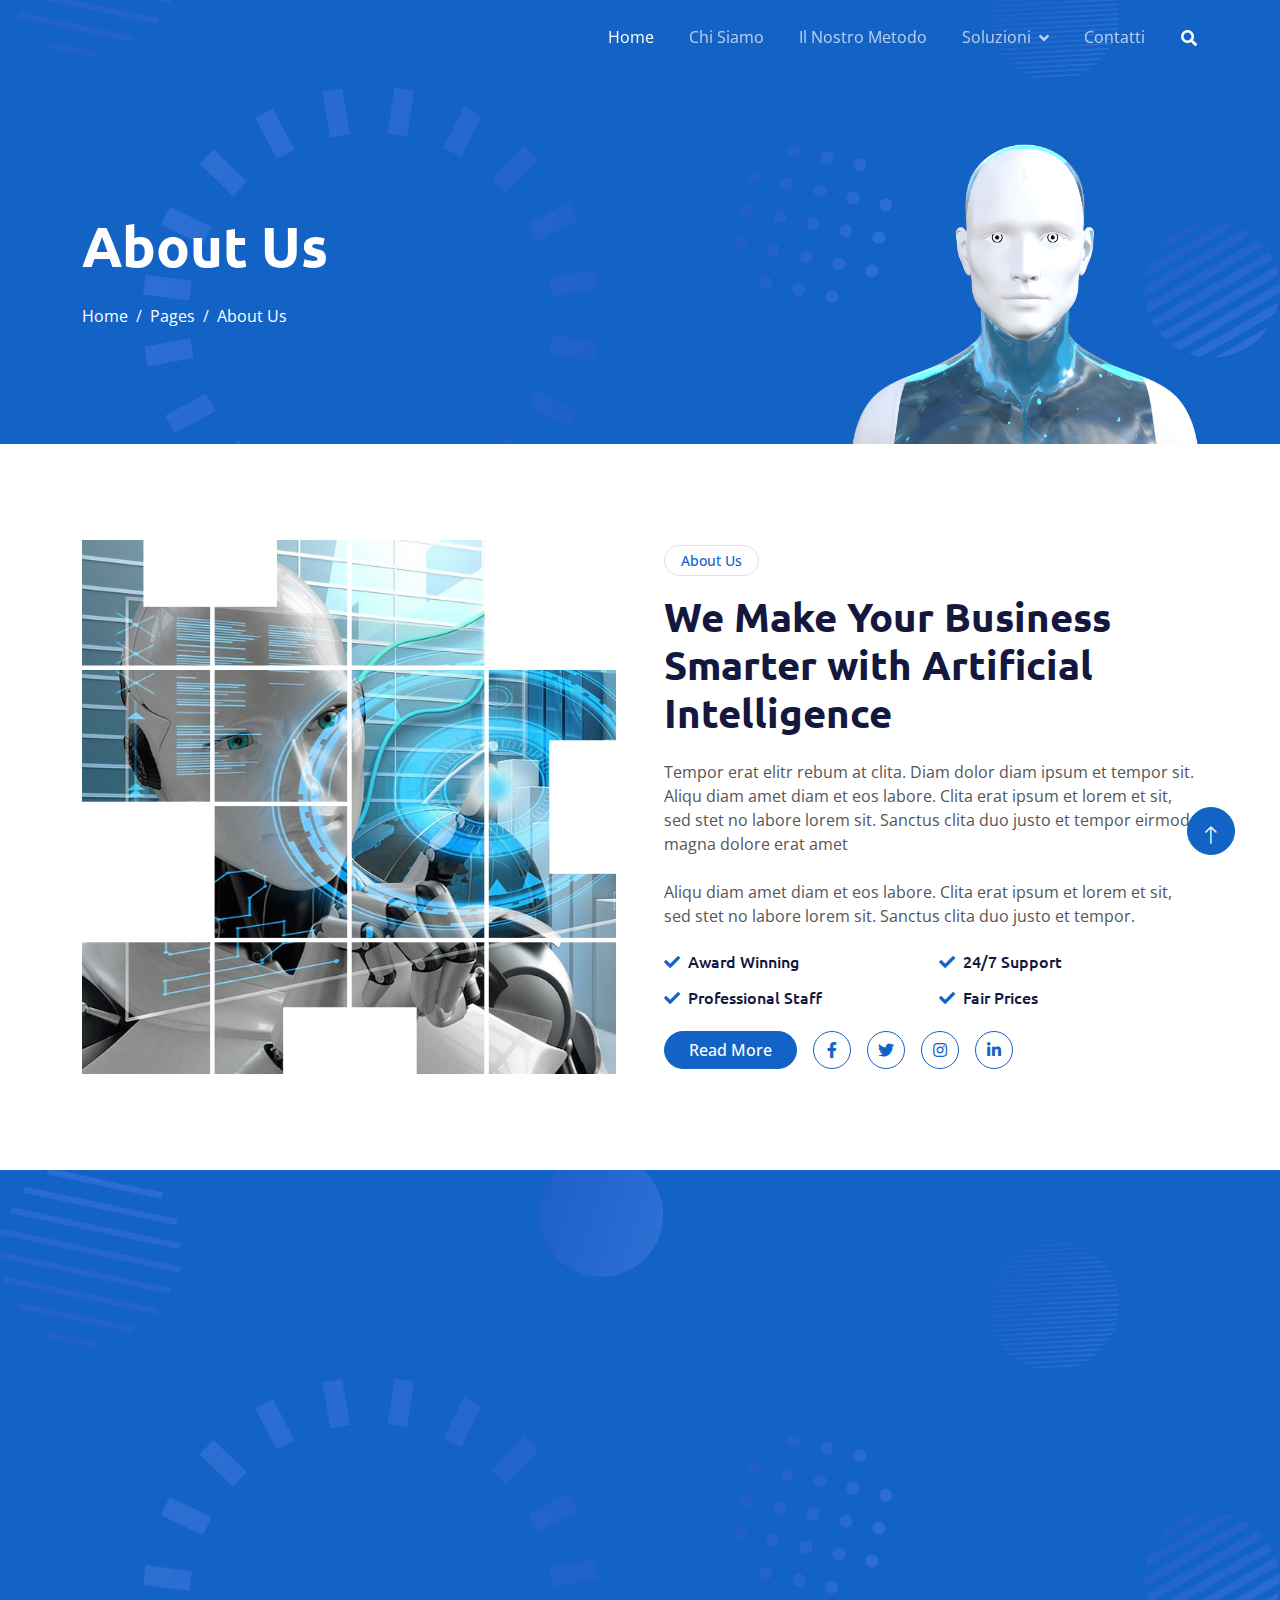
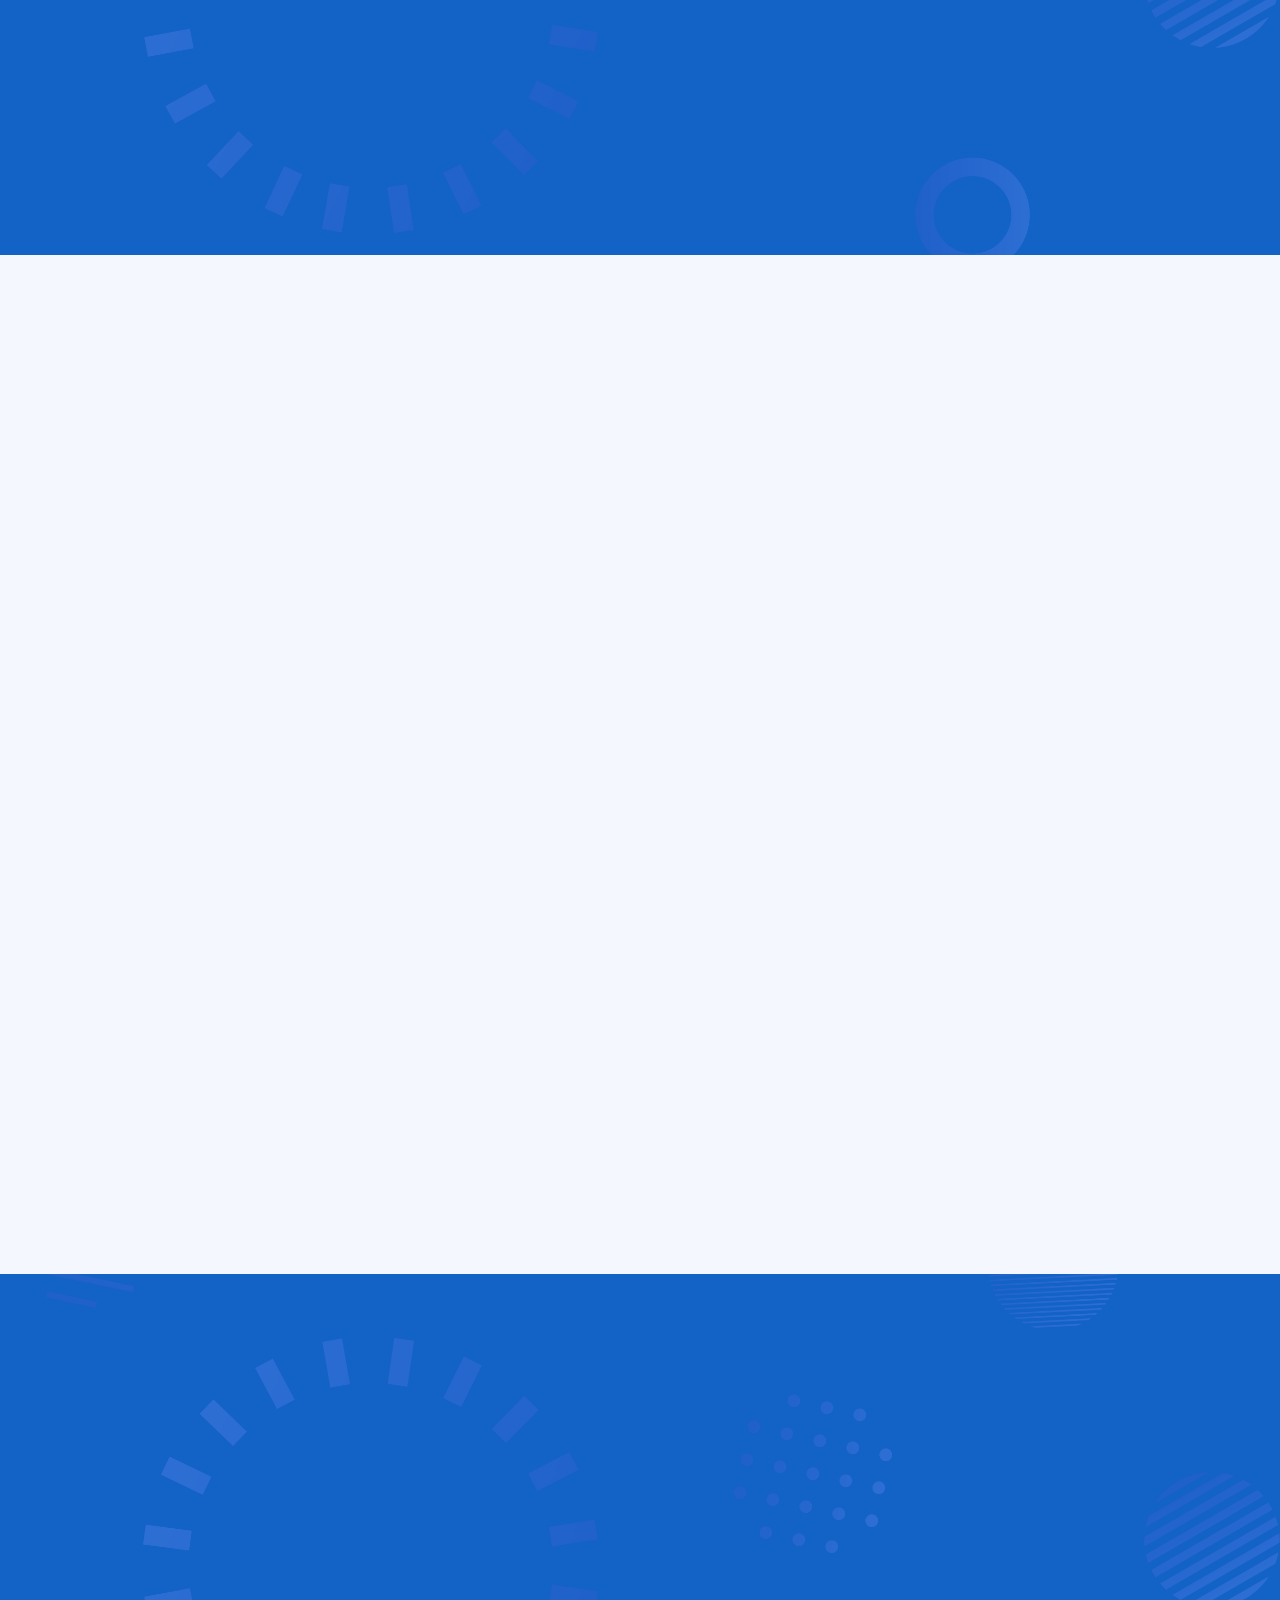
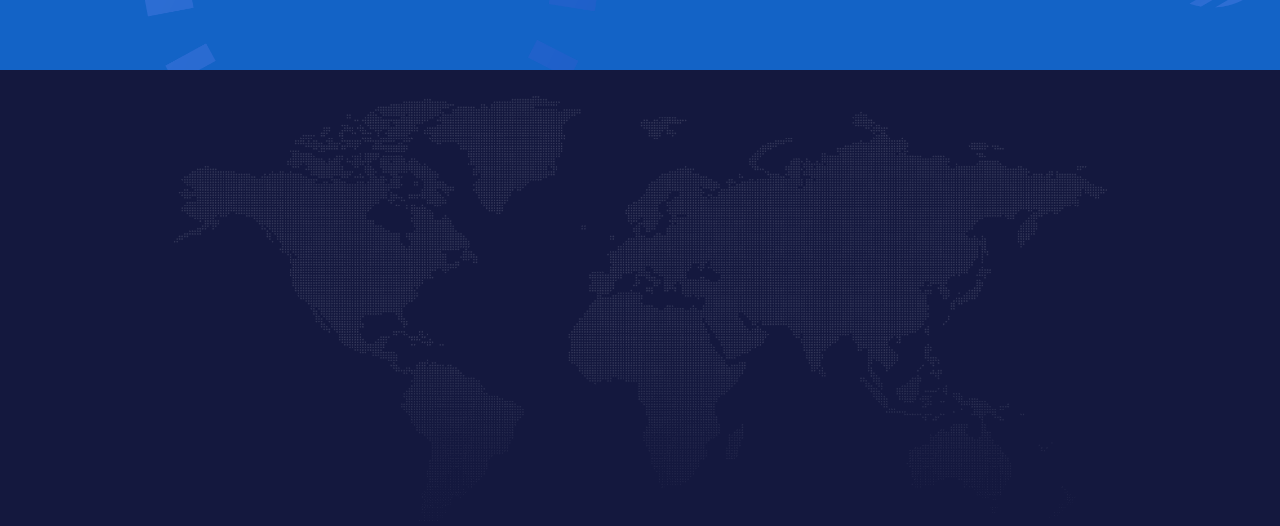
<file: blog-magazine.html>
<!DOCTYPE html>
<html lang="en">

<head>
    <meta charset="utf-8">
    <title>AI.Tech - Artificial Intelligence HTML Template</title>
    <meta content="width=device-width, initial-scale=1.0" name="viewport">
    <meta content="" name="keywords">
    <meta content="" name="description">

    <!-- Favicon -->
    <link href="img/favicon.ico" rel="icon">

    <!-- Google Web Fonts -->
    <link rel="preconnect" href="https://fonts.googleapis.com">
    <link rel="preconnect" href="https://fonts.gstatic.com" crossorigin>
    <link href="https://fonts.googleapis.com/css2?family=Open+Sans:wght@400;600&family=Ubuntu:wght@500;700&display=swap"
        rel="stylesheet">

    <!-- Icon Font Stylesheet -->
    <link href="https://cdnjs.cloudflare.com/ajax/libs/font-awesome/5.10.0/css/all.min.css" rel="stylesheet">
    <link href="https://cdn.jsdelivr.net/npm/bootstrap-icons@1.4.1/font/bootstrap-icons.css" rel="stylesheet">

    <!-- Libraries Stylesheet -->
    <link href="lib/animate/animate.min.css" rel="stylesheet">
    <link href="lib/owlcarousel/assets/owl.carousel.min.css" rel="stylesheet">

    <!-- Customized Bootstrap Stylesheet -->
    <link href="css/bootstrap.min.css" rel="stylesheet">

    <!-- Template Stylesheet -->
    <link href="css/style.css" rel="stylesheet">
</head>

<body>
    <!-- Spinner Start -->
    <div id="spinner"
        class="show bg-white position-fixed translate-middle w-100 vh-100 top-50 start-50 d-flex align-items-center justify-content-center">
        <div class="spinner-grow text-primary" style="width: 3rem; height: 3rem;" role="status">
            <span class="sr-only">Loading...</span>
        </div>
    </div>
    <!-- Spinner End -->


    <!-- Navbar Start -->
    <div class="container-fluid sticky-top">
        <div class="container">
            <nav class="navbar navbar-expand-lg navbar-dark p-0">
                <a href="index.html" class="navbar-brand">
                    <h1 class="text-white"><span class="text-dark"></span></h1>
                </a>
                <button type="button" class="navbar-toggler ms-auto me-0" data-bs-toggle="collapse"
                    data-bs-target="#navbarCollapse">
                    <span class="navbar-toggler-icon"></span>
                </button>
                <div class="collapse navbar-collapse" id="navbarCollapse">
                    <div class="navbar-nav ms-auto">
                        <a href="index.html" class="nav-item nav-link active">Home</a>
                        <a href="chi-siamoiamo.html" class="nav-item nav-link">Chi Siamo</a>
                        <a href="il-nostro-metodo.html" class="nav-item nav-link">Il Nostro Metodo</a>
                        <!-- <a href="project.html" class="nav-item nav-link">Projects</a> -->
                        <div class="nav-item dropdown">
                            <a href="#" class="nav-link dropdown-toggle" data-bs-toggle="dropdown">Soluzioni</a>
                            <div class="dropdown-menu bg-light mt-2">
                                <a href="siti-vetrina.html" class="dropdown-item">Siti Vetrina</a>
                                <a href="blog-magazine.html" class="dropdown-item">Blog e Magazie</a>
                                <a href="siti-aziendali.html" class="dropdown-item">Siti Aziendali</a>
                                <a href="professionisti.html" class="dropdown-item">Professionisti</a>
                                <a href="ecommerce.html" class="dropdown-item">Ecommerce</a>
                                <a href="landing-page.html" class="dropdown-item">Landing Page</a>
                            </div>
                        </div>
                        <a href="contatti.html" class="nav-item nav-link">Contatti</a>
                    </div>
                    <butaton type="button" class="btn text-white p-0 d-none d-lg-block" data-bs-toggle="modal"
                        data-bs-target="#searchModal"><i class="fa fa-search"></i></butaton>
                </div>
            </nav>
        </div>
    </div>
    <!-- Navbar End -->


    <!-- Hero Start -->
    <div class="container-fluid pt-5 bg-primary hero-header">
        <div class="container pt-5">
            <div class="row g-5 pt-5">
                <div class="col-lg-6 align-self-center text-center text-lg-start mb-lg-5">
                    <h1 class="display-4 text-white mb-4 animated slideInRight">About Us</h1>
                    <nav aria-label="breadcrumb">
                        <ol class="breadcrumb justify-content-center justify-content-lg-start mb-0">
                            <li class="breadcrumb-item"><a class="text-white" href="#">Home</a></li>
                            <li class="breadcrumb-item"><a class="text-white" href="#">Pages</a></li>
                            <li class="breadcrumb-item text-white active" aria-current="page">About Us</li>
                        </ol>
                    </nav>
                </div>
                <div class="col-lg-6 align-self-end text-center text-lg-end">
                    <img class="img-fluid" src="img/hero-img.png" alt="" style="max-height: 300px;">
                </div>
            </div>
        </div>
    </div>
    <!-- Hero End -->


    <!-- Full Screen Search Start -->
    <div class="modal fade" id="searchModal" tabindex="-1">
        <div class="modal-dialog modal-fullscreen">
            <div class="modal-content" style="background: rgba(20, 24, 62, 0.7);">
                <div class="modal-header border-0">
                    <button type="button" class="btn btn-square bg-white btn-close" data-bs-dismiss="modal"
                        aria-label="Close"></button>
                </div>
                <div class="modal-body d-flex align-items-center justify-content-center">
                    <div class="input-group" style="max-width: 600px;">
                        <input type="text" class="form-control bg-transparent border-light p-3"
                            placeholder="Type search keyword">
                        <button class="btn btn-light px-4"><i class="bi bi-search"></i></button>
                    </div>
                </div>
            </div>
        </div>
    </div>
    <!-- Full Screen Search End -->


    <!-- About Start -->
    <div class="container-fluid py-5">
        <div class="container py-5">
            <div class="row g-5 align-items-center">
                <div class="col-lg-6 wow fadeIn" data-wow-delay="0.1s">
                    <div class="about-img">
                        <img class="img-fluid" src="img/about-img.jpg">
                    </div>
                </div>
                <div class="col-lg-6 wow fadeIn" data-wow-delay="0.5s">
                    <div class="btn btn-sm border rounded-pill text-primary px-3 mb-3">About Us</div>
                    <h1 class="mb-4">We Make Your Business Smarter with Artificial Intelligence</h1>
                    <p class="mb-4">Tempor erat elitr rebum at clita. Diam dolor diam ipsum et tempor sit. Aliqu diam
                        amet diam et eos labore. Clita erat ipsum et lorem et sit, sed stet no labore lorem sit. Sanctus
                        clita duo justo et tempor eirmod magna dolore erat amet</p>
                    <p class="mb-4">Aliqu diam amet diam et eos labore. Clita erat ipsum et lorem et sit, sed stet no
                        labore lorem sit. Sanctus clita duo justo et tempor.</p>
                    <div class="row g-3">
                        <div class="col-sm-6">
                            <h6 class="mb-3"><i class="fa fa-check text-primary me-2"></i>Award Winning</h6>
                            <h6 class="mb-0"><i class="fa fa-check text-primary me-2"></i>Professional Staff</h6>
                        </div>
                        <div class="col-sm-6">
                            <h6 class="mb-3"><i class="fa fa-check text-primary me-2"></i>24/7 Support</h6>
                            <h6 class="mb-0"><i class="fa fa-check text-primary me-2"></i>Fair Prices</h6>
                        </div>
                    </div>
                    <div class="d-flex align-items-center mt-4">
                        <a class="btn btn-primary rounded-pill px-4 me-3" href="">Read More</a>
                        <a class="btn btn-outline-primary btn-square me-3" href=""><i class="fab fa-facebook-f"></i></a>
                        <a class="btn btn-outline-primary btn-square me-3" href=""><i class="fab fa-twitter"></i></a>
                        <a class="btn btn-outline-primary btn-square me-3" href=""><i class="fab fa-instagram"></i></a>
                        <a class="btn btn-outline-primary btn-square" href=""><i class="fab fa-linkedin-in"></i></a>
                    </div>
                </div>
            </div>
        </div>
    </div>
    <!-- About End -->


    <!-- Feature Start -->
    <div class="container-fluid bg-primary feature pt-5">
        <div class="container pt-5">
            <div class="row g-5">
                <div class="col-lg-6 align-self-center mb-md-5 pb-md-5 wow fadeIn" data-wow-delay="0.3s">
                    <div class="btn btn-sm border rounded-pill text-white px-3 mb-3">Why Choose Us</div>
                    <h1 class="text-white mb-4">We're Best in AI Industry with 10 Years of Experience</h1>
                    <p class="text-light mb-4">Aliqu diam amet diam et eos labore. Clita erat ipsum et lorem et sit, sed
                        stet no labore lorem sit. Sanctus clita duo justo et tempor</p>
                    <div class="d-flex align-items-center text-white mb-3">
                        <div class="btn-sm-square bg-white text-primary rounded-circle me-3">
                            <i class="fa fa-check"></i>
                        </div>
                        <span>Diam dolor diam ipsum et tempor sit</span>
                    </div>
                    <div class="d-flex align-items-center text-white mb-3">
                        <div class="btn-sm-square bg-white text-primary rounded-circle me-3">
                            <i class="fa fa-check"></i>
                        </div>
                        <span>Diam dolor diam ipsum et tempor sit</span>
                    </div>
                    <div class="d-flex align-items-center text-white mb-3">
                        <div class="btn-sm-square bg-white text-primary rounded-circle me-3">
                            <i class="fa fa-check"></i>
                        </div>
                        <span>Diam dolor diam ipsum et tempor sit</span>
                    </div>
                    <div class="row g-4 pt-3">
                        <div class="col-sm-6">
                            <div class="d-flex rounded p-3" style="background: rgba(256, 256, 256, 0.1);">
                                <i class="fa fa-home fa-3x text-white"></i>
                                <div class="ms-3">
                                    <h2 class="text-white mb-0" data-toggle="counter-up">9999</h2>
                                    <p class="text-white mb-0">Happy Clients</p>
                                </div>
                            </div>
                        </div>
                        <div class="col-sm-6">
                            <div class="d-flex rounded p-3" style="background: rgba(256, 256, 256, 0.1);">
                                <i class="fa fa-home fa-3x text-white"></i>
                                <div class="ms-3">
                                    <h2 class="text-white mb-0" data-toggle="counter-up">9999</h2>
                                    <p class="text-white mb-0">Project Complete</p>
                                </div>
                            </div>
                        </div>
                    </div>
                </div>
                <div class="col-lg-6 align-self-end text-center text-md-end wow fadeIn" data-wow-delay="0.5s">
                    <img class="img-fluid" src="img/feature.png" alt="">
                </div>
            </div>
        </div>
    </div>
    <!-- Feature End -->


    <!-- Team Start -->
    <div class="container-fluid bg-light py-5">
        <div class="container py-5">
            <div class="row g-5 align-items-center">
                <div class="col-lg-5 wow fadeIn" data-wow-delay="0.1s">
                    <div class="btn btn-sm border rounded-pill text-primary px-3 mb-3">Our Team</div>
                    <h1 class="mb-4">Meet Our Experienced Team Members</h1>
                    <p class="mb-4">Tempor erat elitr rebum at clita. Diam dolor diam ipsum et tempor sit. Aliqu diam
                        amet diam et eos labore. Clita erat ipsum et lorem et sit, sed stet no labore lorem sit. Sanctus
                        clita duo justo et tempor eirmod magna dolore erat amet</p>
                    <a class="btn btn-primary rounded-pill px-4" href="">Read More</a>
                </div>
                <div class="col-lg-7">
                    <div class="row g-4">
                        <div class="col-md-6">
                            <div class="row g-4">
                                <div class="col-12 wow fadeIn" data-wow-delay="0.1s">
                                    <div class="team-item bg-white text-center rounded p-4 pt-0">
                                        <img class="img-fluid rounded-circle p-4" src="img/team-1.jpg" alt="">
                                        <h5 class="mb-0">Boris Johnson</h5>
                                        <small>Founder & CEO</small>
                                        <div class="d-flex justify-content-center mt-3">
                                            <a class="btn btn-square btn-primary m-1" href=""><i
                                                    class="fab fa-facebook-f"></i></a>
                                            <a class="btn btn-square btn-primary m-1" href=""><i
                                                    class="fab fa-twitter"></i></a>
                                            <a class="btn btn-square btn-primary m-1" href=""><i
                                                    class="fab fa-instagram"></i></a>
                                            <a class="btn btn-square btn-primary m-1" href=""><i
                                                    class="fab fa-linkedin-in"></i></a>
                                        </div>
                                    </div>
                                </div>
                                <div class="col-12 wow fadeIn" data-wow-delay="0.5s">
                                    <div class="team-item bg-white text-center rounded p-4 pt-0">
                                        <img class="img-fluid rounded-circle p-4" src="img/team-2.jpg" alt="">
                                        <h5 class="mb-0">Adam Crew</h5>
                                        <small>Executive Manager</small>
                                        <div class="d-flex justify-content-center mt-3">
                                            <a class="btn btn-square btn-primary m-1" href=""><i
                                                    class="fab fa-facebook-f"></i></a>
                                            <a class="btn btn-square btn-primary m-1" href=""><i
                                                    class="fab fa-twitter"></i></a>
                                            <a class="btn btn-square btn-primary m-1" href=""><i
                                                    class="fab fa-instagram"></i></a>
                                            <a class="btn btn-square btn-primary m-1" href=""><i
                                                    class="fab fa-linkedin-in"></i></a>
                                        </div>
                                    </div>
                                </div>
                            </div>
                        </div>
                        <div class="col-md-6 pt-md-4">
                            <div class="row g-4">
                                <div class="col-12 wow fadeIn" data-wow-delay="0.3s">
                                    <div class="team-item bg-white text-center rounded p-4 pt-0">
                                        <img class="img-fluid rounded-circle p-4" src="img/team-3.jpg" alt="">
                                        <h5 class="mb-0">Kate Winslet</h5>
                                        <small>Co Founder</small>
                                        <div class="d-flex justify-content-center mt-3">
                                            <a class="btn btn-square btn-primary m-1" href=""><i
                                                    class="fab fa-facebook-f"></i></a>
                                            <a class="btn btn-square btn-primary m-1" href=""><i
                                                    class="fab fa-twitter"></i></a>
                                            <a class="btn btn-square btn-primary m-1" href=""><i
                                                    class="fab fa-instagram"></i></a>
                                            <a class="btn btn-square btn-primary m-1" href=""><i
                                                    class="fab fa-linkedin-in"></i></a>
                                        </div>
                                    </div>
                                </div>
                                <div class="col-12 wow fadeIn" data-wow-delay="0.7s">
                                    <div class="team-item bg-white text-center rounded p-4 pt-0">
                                        <img class="img-fluid rounded-circle p-4" src="img/team-4.jpg" alt="">
                                        <h5 class="mb-0">Cody Gardner</h5>
                                        <small>Project Manager</small>
                                        <div class="d-flex justify-content-center mt-3">
                                            <a class="btn btn-square btn-primary m-1" href=""><i
                                                    class="fab fa-facebook-f"></i></a>
                                            <a class="btn btn-square btn-primary m-1" href=""><i
                                                    class="fab fa-twitter"></i></a>
                                            <a class="btn btn-square btn-primary m-1" href=""><i
                                                    class="fab fa-instagram"></i></a>
                                            <a class="btn btn-square btn-primary m-1" href=""><i
                                                    class="fab fa-linkedin-in"></i></a>
                                        </div>
                                    </div>
                                </div>
                            </div>
                        </div>
                    </div>
                </div>
            </div>
        </div>
    </div>
    <!-- Team End -->


    <!-- Newsletter Start -->
    <div class="container-fluid bg-primary newsletter py-5">
        <div class="container">
            <div class="row g-5 align-items-center">
                <div class="col-md-5 ps-lg-0 pt-5 pt-md-0 text-start wow fadeIn" data-wow-delay="0.3s">
                    <img class="img-fluid" src="img/newsletter.png" alt="">
                </div>
                <div class="col-md-7 py-5 newsletter-text wow fadeIn" data-wow-delay="0.5s">
                    <div class="btn btn-sm border rounded-pill text-white px-3 mb-3">Newsletter</div>
                    <h1 class="text-white mb-4">Let's subscribe the newsletter</h1>
                    <div class="position-relative w-100 mt-3 mb-2">
                        <input class="form-control border-0 rounded-pill w-100 ps-4 pe-5" type="text"
                            placeholder="Enter Your Email" style="height: 48px;">
                        <button type="button" class="btn shadow-none position-absolute top-0 end-0 mt-1 me-2"><i
                                class="fa fa-paper-plane text-primary fs-4"></i></button>
                    </div>
                    <small class="text-white-50">Diam sed sed dolor stet amet eirmod</small>
                </div>
            </div>
        </div>
    </div>
    <!-- Newsletter End -->


    <!-- Footer Start -->
    <div class="container-fluid bg-dark text-white-50 footer pt-5">
        <div class="container py-5">
            <div class="row g-5">
                <div class="col-md-6 col-lg-3 wow fadeIn" data-wow-delay="0.1s">
                    <a href="index.html" class="d-inline-block mb-3">
                        <h1 class="text-white">AI<span class="text-primary">.</span>Tech</h1>
                    </a>
                    <p class="mb-0">Tempor erat elitr rebum at clita. Diam dolor diam ipsum et tempor sit. Aliqu diam
                        amet diam et eos labore. Clita erat ipsum et lorem et sit, sed stet no labore lorem sit. Sanctus
                        clita duo justo et tempor</p>
                </div>
                <div class="col-md-6 col-lg-3 wow fadeIn" data-wow-delay="0.3s">
                    <h5 class="text-white mb-4">Get In Touch</h5>
                    <p><i class="fa fa-map-marker-alt me-3"></i>123 Street, New York, USA</p>
                    <p><i class="fa fa-phone-alt me-3"></i>+012 345 67890</p>
                    <p><i class="fa fa-envelope me-3"></i>info@example.com</p>
                    <div class="d-flex pt-2">
                        <a class="btn btn-outline-light btn-social" href=""><i class="fab fa-twitter"></i></a>
                        <a class="btn btn-outline-light btn-social" href=""><i class="fab fa-facebook-f"></i></a>
                        <a class="btn btn-outline-light btn-social" href=""><i class="fab fa-youtube"></i></a>
                        <a class="btn btn-outline-light btn-social" href=""><i class="fab fa-instagram"></i></a>
                        <a class="btn btn-outline-light btn-social" href=""><i class="fab fa-linkedin-in"></i></a>
                    </div>
                </div>
                <div class="col-md-6 col-lg-3 wow fadeIn" data-wow-delay="0.5s">
                    <h5 class="text-white mb-4">Popular Link</h5>
                    <a class="btn btn-link" href="">About Us</a>
                    <a class="btn btn-link" href="">Contact Us</a>
                    <a class="btn btn-link" href="">Privacy Policy</a>
                    <a class="btn btn-link" href="">Terms & Condition</a>
                    <a class="btn btn-link" href="">Career</a>
                </div>
                <div class="col-md-6 col-lg-3 wow fadeIn" data-wow-delay="0.7s">
                    <h5 class="text-white mb-4">Our Services</h5>
                    <a class="btn btn-link" href="">Robotic Automation</a>
                    <a class="btn btn-link" href="">Machine learning</a>
                    <a class="btn btn-link" href="">Predictive Analysis</a>
                    <a class="btn btn-link" href="">Data Science</a>
                    <a class="btn btn-link" href="">Robot Technology</a>
                </div>
            </div>
        </div>
        <div class="container wow fadeIn" data-wow-delay="0.1s">
            <div class="copyright">
                <div class="row">
                    <div class="col-md-6 text-center text-md-start mb-3 mb-md-0">
                        &copy; <a class="border-bottom" href="#">Your Site Name</a>, All Right Reserved.

                        <!--/*** This template is free as long as you keep the footer author’s credit link/attribution link/backlink. If you'd like to use the template without the footer author’s credit link/attribution link/backlink, you can purchase the Credit Removal License from "https://htmlcodex.com/credit-removal". Thank you for your support. ***/-->
                        Designed By <a class="border-bottom" href="https://htmlcodex.com">HTML Codex</a>
                    </div>
                    <div class="col-md-6 text-center text-md-end">
                        <div class="footer-menu">
                            <a href="">Home</a>
                            <a href="">Cookies</a>
                            <a href="">Help</a>
                            <a href="">FAQs</a>
                        </div>
                    </div>
                </div>
            </div>
        </div>
    </div>
    <!-- Footer End -->


    <!-- Back to Top -->
    <a href="#" class="btn btn-lg btn-primary btn-lg-square back-to-top pt-2"><i class="bi bi-arrow-up"></i></a>


    <!-- JavaScript Libraries -->
    <script src="https://ajax.googleapis.com/ajax/libs/jquery/3.6.1/jquery.min.js"></script>
    <script src="https://cdn.jsdelivr.net/npm/bootstrap@5.0.0/dist/js/bootstrap.bundle.min.js"></script>
    <script src="lib/wow/wow.min.js"></script>
    <script src="lib/easing/easing.min.js"></script>
    <script src="lib/waypoints/waypoints.min.js"></script>
    <script src="lib/counterup/counterup.min.js"></script>
    <script src="lib/owlcarousel/owl.carousel.min.js"></script>

    <!-- Template Javascript -->
    <script src="js/main.js"></script>
</body>

</html>
</file>
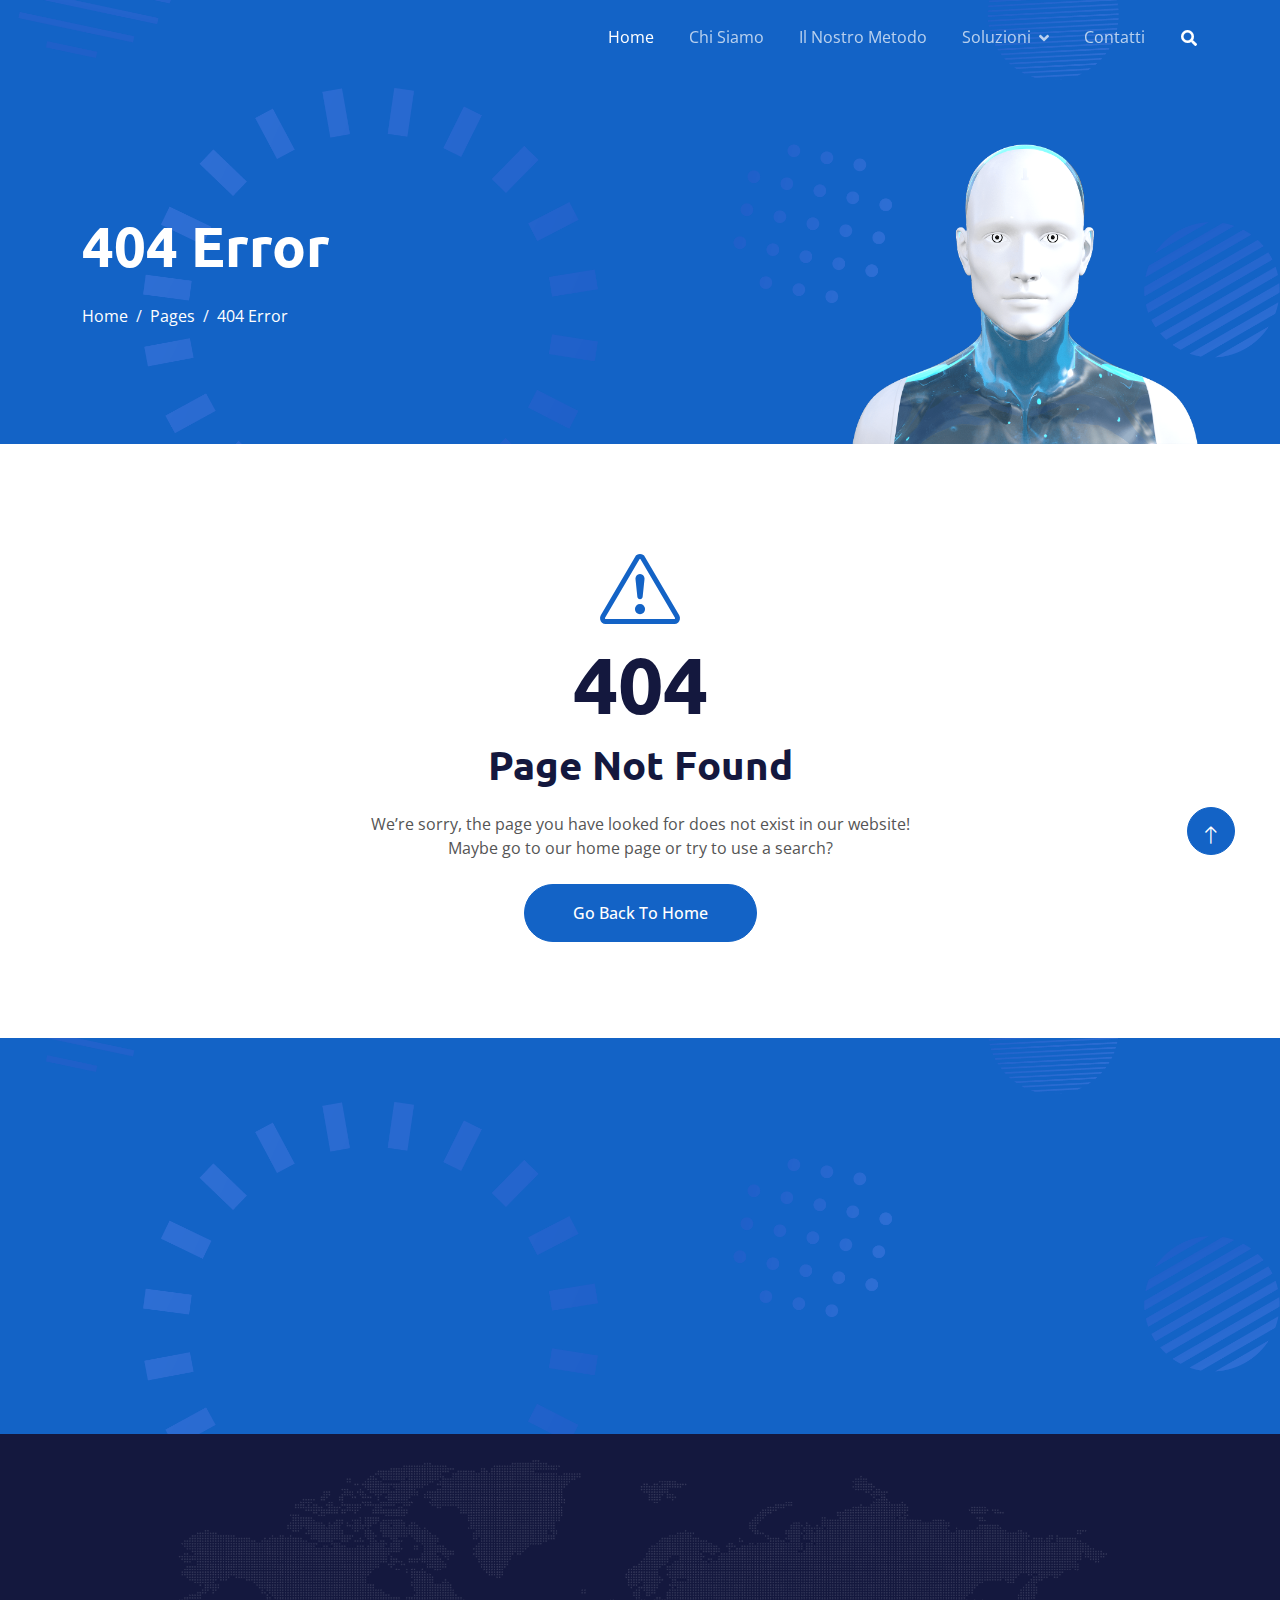
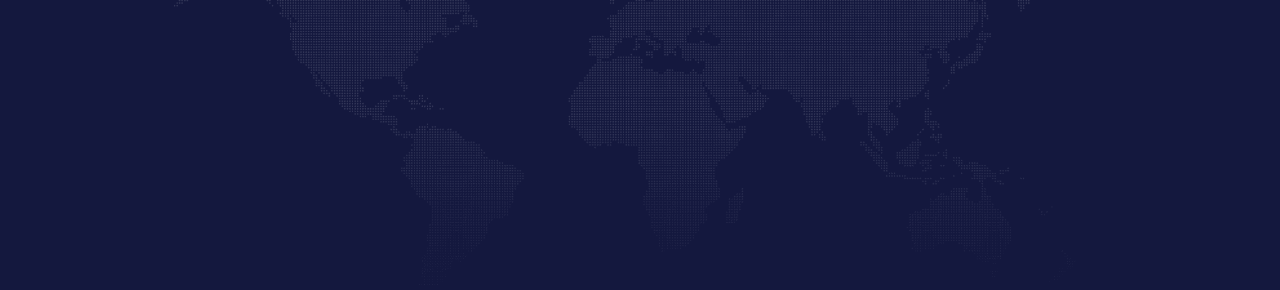
<file: chi-siamoiamo.html>
<!DOCTYPE html>
<html lang="en">

<head>
    <meta charset="utf-8">
    <title>AI.Tech - Artificial Intelligence HTML Template</title>
    <meta content="width=device-width, initial-scale=1.0" name="viewport">
    <meta content="" name="keywords">
    <meta content="" name="description">

    <!-- Favicon -->
    <link href="img/favicon.ico" rel="icon">

    <!-- Google Web Fonts -->
    <link rel="preconnect" href="https://fonts.googleapis.com">
    <link rel="preconnect" href="https://fonts.gstatic.com" crossorigin>
    <link href="https://fonts.googleapis.com/css2?family=Open+Sans:wght@400;600&family=Ubuntu:wght@500;700&display=swap"
        rel="stylesheet">

    <!-- Icon Font Stylesheet -->
    <link href="https://cdnjs.cloudflare.com/ajax/libs/font-awesome/5.10.0/css/all.min.css" rel="stylesheet">
    <link href="https://cdn.jsdelivr.net/npm/bootstrap-icons@1.4.1/font/bootstrap-icons.css" rel="stylesheet">

    <!-- Libraries Stylesheet -->
    <link href="lib/animate/animate.min.css" rel="stylesheet">
    <link href="lib/owlcarousel/assets/owl.carousel.min.css" rel="stylesheet">

    <!-- Customized Bootstrap Stylesheet -->
    <link href="css/bootstrap.min.css" rel="stylesheet">

    <!-- Template Stylesheet -->
    <link href="css/style.css" rel="stylesheet">
</head>

<body>
    <!-- Spinner Start -->
    <div id="spinner"
        class="show bg-white position-fixed translate-middle w-100 vh-100 top-50 start-50 d-flex align-items-center justify-content-center">
        <div class="spinner-grow text-primary" style="width: 3rem; height: 3rem;" role="status">
            <span class="sr-only">Loading...</span>
        </div>
    </div>
    <!-- Spinner End -->


    <!-- Navbar Start -->
    <div class="container-fluid sticky-top">
        <div class="container">
            <nav class="navbar navbar-expand-lg navbar-dark p-0">
                <a href="index.html" class="navbar-brand">
                    <h1 class="text-white"><span class="text-dark"></span></h1>
                </a>
                <button type="button" class="navbar-toggler ms-auto me-0" data-bs-toggle="collapse"
                    data-bs-target="#navbarCollapse">
                    <span class="navbar-toggler-icon"></span>
                </button>
                <div class="collapse navbar-collapse" id="navbarCollapse">
                    <div class="navbar-nav ms-auto">
                        <a href="index.html" class="nav-item nav-link active">Home</a>
                        <a href="chi-siamoiamo.html" class="nav-item nav-link">Chi Siamo</a>
                        <a href="il-nostro-metodo.html" class="nav-item nav-link">Il Nostro Metodo</a>
                        <!-- <a href="project.html" class="nav-item nav-link">Projects</a> -->
                        <div class="nav-item dropdown">
                            <a href="#" class="nav-link dropdown-toggle" data-bs-toggle="dropdown">Soluzioni</a>
                            <div class="dropdown-menu bg-light mt-2">
                                <a href="siti-vetrina.html" class="dropdown-item">Siti Vetrina</a>
                                <a href="blog-magazine.html" class="dropdown-item">Blog e Magazie</a>
                                <a href="siti-aziendali.html" class="dropdown-item">Siti Aziendali</a>
                                <a href="professionisti.html" class="dropdown-item">Professionisti</a>
                                <a href="ecommerce.html" class="dropdown-item">Ecommerce</a>
                                <a href="landing-page.html" class="dropdown-item">Landing Page</a>
                            </div>
                        </div>
                        <a href="contatti.html" class="nav-item nav-link">Contatti</a>
                    </div>
                    <butaton type="button" class="btn text-white p-0 d-none d-lg-block" data-bs-toggle="modal"
                        data-bs-target="#searchModal"><i class="fa fa-search"></i></butaton>
                </div>
            </nav>
        </div>
    </div>
    <!-- Navbar End -->


    <!-- Hero Start -->
    <div class="container-fluid pt-5 bg-primary hero-header">
        <div class="container pt-5">
            <div class="row g-5 pt-5">
                <div class="col-lg-6 align-self-center text-center text-lg-start mb-lg-5">
                    <h1 class="display-4 text-white mb-4 animated slideInRight">404 Error</h1>
                    <nav aria-label="breadcrumb">
                        <ol class="breadcrumb justify-content-center justify-content-lg-start mb-0">
                            <li class="breadcrumb-item"><a class="text-white" href="#">Home</a></li>
                            <li class="breadcrumb-item"><a class="text-white" href="#">Pages</a></li>
                            <li class="breadcrumb-item text-white active" aria-current="page">404 Error</li>
                        </ol>
                    </nav>
                </div>
                <div class="col-lg-6 align-self-end text-center text-lg-end">
                    <img class="img-fluid" src="img/hero-img.png" alt="" style="max-height: 300px;">
                </div>
            </div>
        </div>
    </div>
    <!-- Hero End -->


    <!-- Full Screen Search Start -->
    <div class="modal fade" id="searchModal" tabindex="-1">
        <div class="modal-dialog modal-fullscreen">
            <div class="modal-content" style="background: rgba(20, 24, 62, 0.7);">
                <div class="modal-header border-0">
                    <button type="button" class="btn btn-square bg-white btn-close" data-bs-dismiss="modal"
                        aria-label="Close"></button>
                </div>
                <div class="modal-body d-flex align-items-center justify-content-center">
                    <div class="input-group" style="max-width: 600px;">
                        <input type="text" class="form-control bg-transparent border-light p-3"
                            placeholder="Type search keyword">
                        <button class="btn btn-light px-4"><i class="bi bi-search"></i></button>
                    </div>
                </div>
            </div>
        </div>
    </div>
    <!-- Full Screen Search End -->


    <!-- 404 Start -->
    <div class="container-fluid py-5 wow fadeIn" data-wow-delay="0.1s">
        <div class="container text-center py-5">
            <div class="row justify-content-center">
                <div class="col-lg-6">
                    <i class="bi bi-exclamation-triangle display-1 text-primary"></i>
                    <h1 class="display-1">404</h1>
                    <h1 class="mb-4">Page Not Found</h1>
                    <p class="mb-4">We’re sorry, the page you have looked for does not exist in our website! Maybe go to our home page or try to use a search?</p>
                    <a class="btn btn-primary rounded-pill py-3 px-5" href="">Go Back To Home</a>
                </div>
            </div>
        </div>
    </div>
    <!-- 404 End -->
        

    <!-- Newsletter Start -->
    <div class="container-fluid bg-primary newsletter py-5">
        <div class="container">
            <div class="row g-5 align-items-center">
                <div class="col-md-5 ps-lg-0 pt-5 pt-md-0 text-start wow fadeIn" data-wow-delay="0.3s">
                    <img class="img-fluid" src="img/newsletter.png" alt="">
                </div>
                <div class="col-md-7 py-5 newsletter-text wow fadeIn" data-wow-delay="0.5s">
                    <div class="btn btn-sm border rounded-pill text-white px-3 mb-3">Newsletter</div>
                    <h1 class="text-white mb-4">Let's subscribe the newsletter</h1>
                    <div class="position-relative w-100 mt-3 mb-2">
                        <input class="form-control border-0 rounded-pill w-100 ps-4 pe-5" type="text"
                            placeholder="Enter Your Email" style="height: 48px;">
                        <button type="button" class="btn shadow-none position-absolute top-0 end-0 mt-1 me-2"><i
                                class="fa fa-paper-plane text-primary fs-4"></i></button>
                    </div>
                    <small class="text-white-50">Diam sed sed dolor stet amet eirmod</small>
                </div>
            </div>
        </div>
    </div>
    <!-- Newsletter End -->


    <!-- Footer Start -->
    <div class="container-fluid bg-dark text-white-50 footer pt-5">
        <div class="container py-5">
            <div class="row g-5">
                <div class="col-md-6 col-lg-3 wow fadeIn" data-wow-delay="0.1s">
                    <a href="index.html" class="d-inline-block mb-3">
                        <h1 class="text-white">AI<span class="text-primary">.</span>Tech</h1>
                    </a>
                    <p class="mb-0">Tempor erat elitr rebum at clita. Diam dolor diam ipsum et tempor sit. Aliqu diam
                        amet diam et eos labore. Clita erat ipsum et lorem et sit, sed stet no labore lorem sit. Sanctus
                        clita duo justo et tempor</p>
                </div>
                <div class="col-md-6 col-lg-3 wow fadeIn" data-wow-delay="0.3s">
                    <h5 class="text-white mb-4">Get In Touch</h5>
                    <p><i class="fa fa-map-marker-alt me-3"></i>123 Street, New York, USA</p>
                    <p><i class="fa fa-phone-alt me-3"></i>+012 345 67890</p>
                    <p><i class="fa fa-envelope me-3"></i>info@example.com</p>
                    <div class="d-flex pt-2">
                        <a class="btn btn-outline-light btn-social" href=""><i class="fab fa-twitter"></i></a>
                        <a class="btn btn-outline-light btn-social" href=""><i class="fab fa-facebook-f"></i></a>
                        <a class="btn btn-outline-light btn-social" href=""><i class="fab fa-youtube"></i></a>
                        <a class="btn btn-outline-light btn-social" href=""><i class="fab fa-instagram"></i></a>
                        <a class="btn btn-outline-light btn-social" href=""><i class="fab fa-linkedin-in"></i></a>
                    </div>
                </div>
                <div class="col-md-6 col-lg-3 wow fadeIn" data-wow-delay="0.5s">
                    <h5 class="text-white mb-4">Popular Link</h5>
                    <a class="btn btn-link" href="">About Us</a>
                    <a class="btn btn-link" href="">Contact Us</a>
                    <a class="btn btn-link" href="">Privacy Policy</a>
                    <a class="btn btn-link" href="">Terms & Condition</a>
                    <a class="btn btn-link" href="">Career</a>
                </div>
                <div class="col-md-6 col-lg-3 wow fadeIn" data-wow-delay="0.7s">
                    <h5 class="text-white mb-4">Our Services</h5>
                    <a class="btn btn-link" href="">Robotic Automation</a>
                    <a class="btn btn-link" href="">Machine learning</a>
                    <a class="btn btn-link" href="">Predictive Analysis</a>
                    <a class="btn btn-link" href="">Data Science</a>
                    <a class="btn btn-link" href="">Robot Technology</a>
                </div>
            </div>
        </div>
        <div class="container wow fadeIn" data-wow-delay="0.1s">
            <div class="copyright">
                <div class="row">
                    <div class="col-md-6 text-center text-md-start mb-3 mb-md-0">
                        &copy; <a class="border-bottom" href="#">Your Site Name</a>, All Right Reserved.

                        <!--/*** This template is free as long as you keep the footer author’s credit link/attribution link/backlink. If you'd like to use the template without the footer author’s credit link/attribution link/backlink, you can purchase the Credit Removal License from "https://htmlcodex.com/credit-removal". Thank you for your support. ***/-->
                        Designed By <a class="border-bottom" href="https://htmlcodex.com">HTML Codex</a>
                    </div>
                    <div class="col-md-6 text-center text-md-end">
                        <div class="footer-menu">
                            <a href="">Home</a>
                            <a href="">Cookies</a>
                            <a href="">Help</a>
                            <a href="">FAQs</a>
                        </div>
                    </div>
                </div>
            </div>
        </div>
    </div>
    <!-- Footer End -->


    <!-- Back to Top -->
    <a href="#" class="btn btn-lg btn-primary btn-lg-square back-to-top pt-2"><i class="bi bi-arrow-up"></i></a>


    <!-- JavaScript Libraries -->
    <script src="https://ajax.googleapis.com/ajax/libs/jquery/3.6.1/jquery.min.js"></script>
    <script src="https://cdn.jsdelivr.net/npm/bootstrap@5.0.0/dist/js/bootstrap.bundle.min.js"></script>
    <script src="lib/wow/wow.min.js"></script>
    <script src="lib/easing/easing.min.js"></script>
    <script src="lib/waypoints/waypoints.min.js"></script>
    <script src="lib/counterup/counterup.min.js"></script>
    <script src="lib/owlcarousel/owl.carousel.min.js"></script>

    <!-- Template Javascript -->
    <script src="js/main.js"></script>
</body>

</html>
</file>
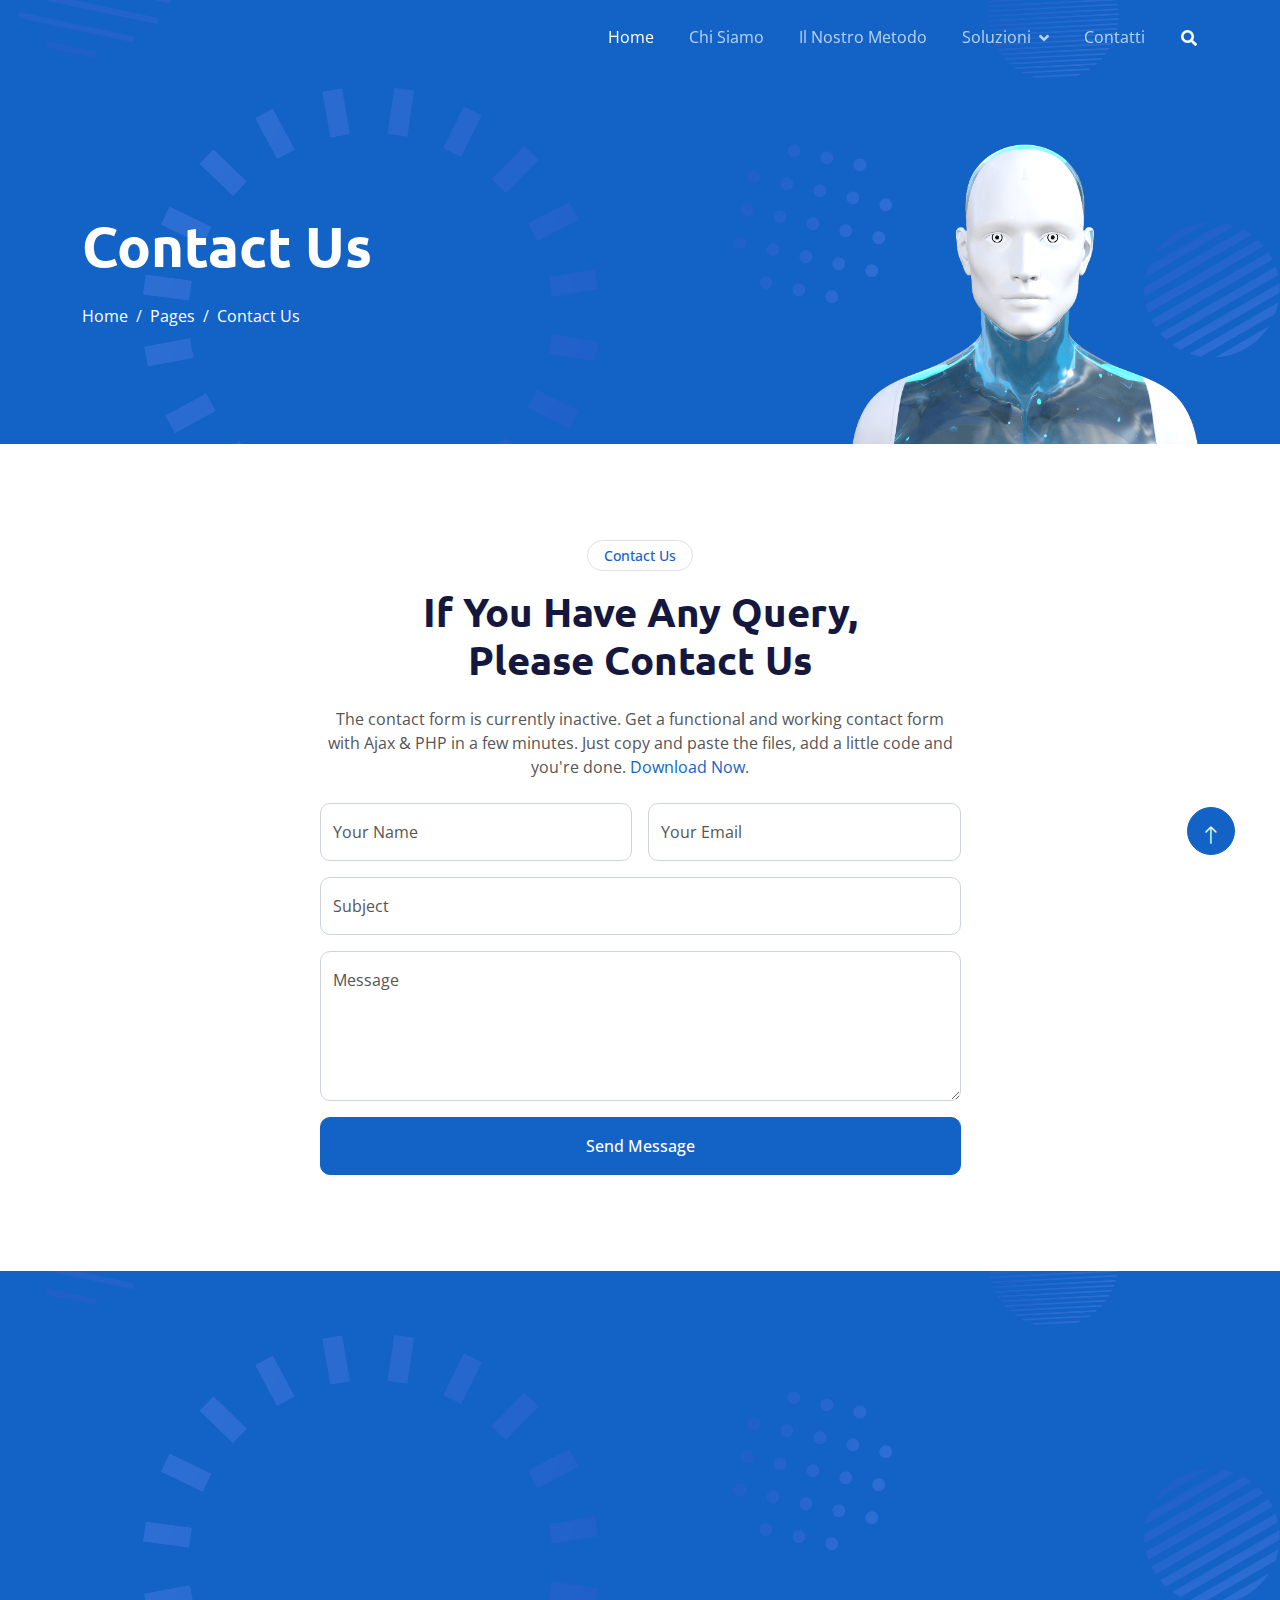
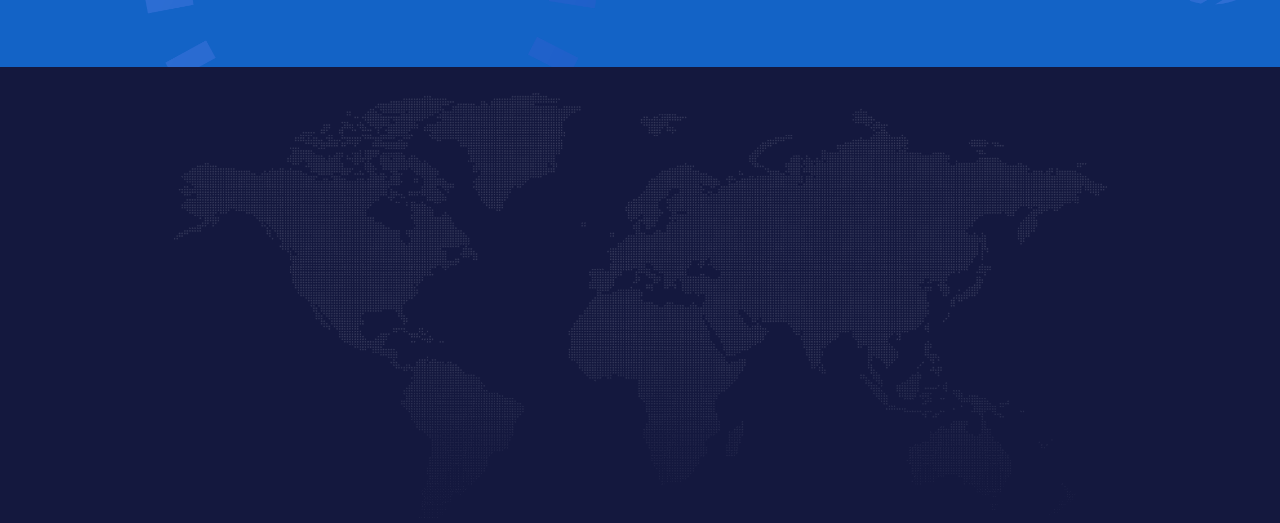
<file: contatti.html>
<!DOCTYPE html>
<html lang="en">

<head>
    <meta charset="utf-8">
    <title>AI.Tech - Artificial Intelligence HTML Template</title>
    <meta content="width=device-width, initial-scale=1.0" name="viewport">
    <meta content="" name="keywords">
    <meta content="" name="description">

    <!-- Favicon -->
    <link href="img/favicon.ico" rel="icon">

    <!-- Google Web Fonts -->
    <link rel="preconnect" href="https://fonts.googleapis.com">
    <link rel="preconnect" href="https://fonts.gstatic.com" crossorigin>
    <link href="https://fonts.googleapis.com/css2?family=Open+Sans:wght@400;600&family=Ubuntu:wght@500;700&display=swap"
        rel="stylesheet">

    <!-- Icon Font Stylesheet -->
    <link href="https://cdnjs.cloudflare.com/ajax/libs/font-awesome/5.10.0/css/all.min.css" rel="stylesheet">
    <link href="https://cdn.jsdelivr.net/npm/bootstrap-icons@1.4.1/font/bootstrap-icons.css" rel="stylesheet">

    <!-- Libraries Stylesheet -->
    <link href="lib/animate/animate.min.css" rel="stylesheet">
    <link href="lib/owlcarousel/assets/owl.carousel.min.css" rel="stylesheet">

    <!-- Customized Bootstrap Stylesheet -->
    <link href="css/bootstrap.min.css" rel="stylesheet">

    <!-- Template Stylesheet -->
    <link href="css/style.css" rel="stylesheet">
</head>

<body>
    <!-- Spinner Start -->
    <div id="spinner"
        class="show bg-white position-fixed translate-middle w-100 vh-100 top-50 start-50 d-flex align-items-center justify-content-center">
        <div class="spinner-grow text-primary" style="width: 3rem; height: 3rem;" role="status">
            <span class="sr-only">Loading...</span>
        </div>
    </div>
    <!-- Spinner End -->


    <!-- Navbar Start -->
    <div class="container-fluid sticky-top">
        <div class="container">
            <nav class="navbar navbar-expand-lg navbar-dark p-0">
                <a href="index.html" class="navbar-brand">
                    <h1 class="text-white"><span class="text-dark"></span></h1>
                </a>
                <button type="button" class="navbar-toggler ms-auto me-0" data-bs-toggle="collapse"
                    data-bs-target="#navbarCollapse">
                    <span class="navbar-toggler-icon"></span>
                </button>
                <div class="collapse navbar-collapse" id="navbarCollapse">
                    <div class="navbar-nav ms-auto">
                        <a href="index.html" class="nav-item nav-link active">Home</a>
                        <a href="chi-siamoiamo.html" class="nav-item nav-link">Chi Siamo</a>
                        <a href="il-nostro-metodo.html" class="nav-item nav-link">Il Nostro Metodo</a>
                        <!-- <a href="project.html" class="nav-item nav-link">Projects</a> -->
                        <div class="nav-item dropdown">
                            <a href="#" class="nav-link dropdown-toggle" data-bs-toggle="dropdown">Soluzioni</a>
                            <div class="dropdown-menu bg-light mt-2">
                                <a href="siti-vetrina.html" class="dropdown-item">Siti Vetrina</a>
                                <a href="blog-magazine.html" class="dropdown-item">Blog e Magazie</a>
                                <a href="siti-aziendali.html" class="dropdown-item">Siti Aziendali</a>
                                <a href="professionisti.html" class="dropdown-item">Professionisti</a>
                                <a href="ecommerce.html" class="dropdown-item">Ecommerce</a>
                                <a href="landing-page.html" class="dropdown-item">Landing Page</a>
                            </div>
                        </div>
                        <a href="contatti.html" class="nav-item nav-link">Contatti</a>
                    </div>
                    <butaton type="button" class="btn text-white p-0 d-none d-lg-block" data-bs-toggle="modal"
                        data-bs-target="#searchModal"><i class="fa fa-search"></i></butaton>
                </div>
            </nav>
        </div>
    </div>
    <!-- Navbar End -->


    <!-- Hero Start -->
    <div class="container-fluid pt-5 bg-primary hero-header">
        <div class="container pt-5">
            <div class="row g-5 pt-5">
                <div class="col-lg-6 align-self-center text-center text-lg-start mb-lg-5">
                    <h1 class="display-4 text-white mb-4 animated slideInRight">Contact Us</h1>
                    <nav aria-label="breadcrumb">
                        <ol class="breadcrumb justify-content-center justify-content-lg-start mb-0">
                            <li class="breadcrumb-item"><a class="text-white" href="#">Home</a></li>
                            <li class="breadcrumb-item"><a class="text-white" href="#">Pages</a></li>
                            <li class="breadcrumb-item text-white active" aria-current="page">Contact Us</li>
                        </ol>
                    </nav>
                </div>
                <div class="col-lg-6 align-self-end text-center text-lg-end">
                    <img class="img-fluid" src="img/hero-img.png" alt="" style="max-height: 300px;">
                </div>
            </div>
        </div>
    </div>
    <!-- Hero End -->


    <!-- Full Screen Search Start -->
    <div class="modal fade" id="searchModal" tabindex="-1">
        <div class="modal-dialog modal-fullscreen">
            <div class="modal-content" style="background: rgba(20, 24, 62, 0.7);">
                <div class="modal-header border-0">
                    <button type="button" class="btn btn-square bg-white btn-close" data-bs-dismiss="modal"
                        aria-label="Close"></button>
                </div>
                <div class="modal-body d-flex align-items-center justify-content-center">
                    <div class="input-group" style="max-width: 600px;">
                        <input type="text" class="form-control bg-transparent border-light p-3"
                            placeholder="Type search keyword">
                        <button class="btn btn-light px-4"><i class="bi bi-search"></i></button>
                    </div>
                </div>
            </div>
        </div>
    </div>
    <!-- Full Screen Search End -->


    <!-- Contact Start -->
    <div class="container-fluid py-5">
        <div class="container py-5">
            <div class="mx-auto text-center wow fadeIn" data-wow-delay="0.1s" style="max-width: 500px;">
                <div class="btn btn-sm border rounded-pill text-primary px-3 mb-3">Contact Us</div>
                <h1 class="mb-4">If You Have Any Query, Please Contact Us</h1>
            </div>
            <div class="row justify-content-center">
                <div class="col-lg-7">
                    <p class="text-center mb-4">The contact form is currently inactive. Get a functional and working contact form with Ajax & PHP in a few minutes. Just copy and paste the files, add a little code and you're done. <a href="https://htmlcodex.com/contact-form">Download Now</a>.</p>
                    <div class="wow fadeIn" data-wow-delay="0.3s">
                        <form>
                            <div class="row g-3">
                                <div class="col-md-6">
                                    <div class="form-floating">
                                        <input type="text" class="form-control" id="name" placeholder="Your Name">
                                        <label for="name">Your Name</label>
                                    </div>
                                </div>
                                <div class="col-md-6">
                                    <div class="form-floating">
                                        <input type="email" class="form-control" id="email" placeholder="Your Email">
                                        <label for="email">Your Email</label>
                                    </div>
                                </div>
                                <div class="col-12">
                                    <div class="form-floating">
                                        <input type="text" class="form-control" id="subject" placeholder="Subject">
                                        <label for="subject">Subject</label>
                                    </div>
                                </div>
                                <div class="col-12">
                                    <div class="form-floating">
                                        <textarea class="form-control" placeholder="Leave a message here" id="message" style="height: 150px"></textarea>
                                        <label for="message">Message</label>
                                    </div>
                                </div>
                                <div class="col-12">
                                    <button class="btn btn-primary w-100 py-3" type="submit">Send Message</button>
                                </div>
                            </div>
                        </form>
                    </div>
                </div>
            </div>
        </div>
    </div>
    <!-- Contact End -->
        

    <!-- Newsletter Start -->
    <div class="container-fluid bg-primary newsletter py-5">
        <div class="container">
            <div class="row g-5 align-items-center">
                <div class="col-md-5 ps-lg-0 pt-5 pt-md-0 text-start wow fadeIn" data-wow-delay="0.3s">
                    <img class="img-fluid" src="img/newsletter.png" alt="">
                </div>
                <div class="col-md-7 py-5 newsletter-text wow fadeIn" data-wow-delay="0.5s">
                    <div class="btn btn-sm border rounded-pill text-white px-3 mb-3">Newsletter</div>
                    <h1 class="text-white mb-4">Let's subscribe the newsletter</h1>
                    <div class="position-relative w-100 mt-3 mb-2">
                        <input class="form-control border-0 rounded-pill w-100 ps-4 pe-5" type="text"
                            placeholder="Enter Your Email" style="height: 48px;">
                        <button type="button" class="btn shadow-none position-absolute top-0 end-0 mt-1 me-2"><i
                                class="fa fa-paper-plane text-primary fs-4"></i></button>
                    </div>
                    <small class="text-white-50">Diam sed sed dolor stet amet eirmod</small>
                </div>
            </div>
        </div>
    </div>
    <!-- Newsletter End -->


    <!-- Footer Start -->
    <div class="container-fluid bg-dark text-white-50 footer pt-5">
        <div class="container py-5">
            <div class="row g-5">
                <div class="col-md-6 col-lg-3 wow fadeIn" data-wow-delay="0.1s">
                    <a href="index.html" class="d-inline-block mb-3">
                        <h1 class="text-white">AI<span class="text-primary">.</span>Tech</h1>
                    </a>
                    <p class="mb-0">Tempor erat elitr rebum at clita. Diam dolor diam ipsum et tempor sit. Aliqu diam
                        amet diam et eos labore. Clita erat ipsum et lorem et sit, sed stet no labore lorem sit. Sanctus
                        clita duo justo et tempor</p>
                </div>
                <div class="col-md-6 col-lg-3 wow fadeIn" data-wow-delay="0.3s">
                    <h5 class="text-white mb-4">Get In Touch</h5>
                    <p><i class="fa fa-map-marker-alt me-3"></i>123 Street, New York, USA</p>
                    <p><i class="fa fa-phone-alt me-3"></i>+012 345 67890</p>
                    <p><i class="fa fa-envelope me-3"></i>info@example.com</p>
                    <div class="d-flex pt-2">
                        <a class="btn btn-outline-light btn-social" href=""><i class="fab fa-twitter"></i></a>
                        <a class="btn btn-outline-light btn-social" href=""><i class="fab fa-facebook-f"></i></a>
                        <a class="btn btn-outline-light btn-social" href=""><i class="fab fa-youtube"></i></a>
                        <a class="btn btn-outline-light btn-social" href=""><i class="fab fa-instagram"></i></a>
                        <a class="btn btn-outline-light btn-social" href=""><i class="fab fa-linkedin-in"></i></a>
                    </div>
                </div>
                <div class="col-md-6 col-lg-3 wow fadeIn" data-wow-delay="0.5s">
                    <h5 class="text-white mb-4">Popular Link</h5>
                    <a class="btn btn-link" href="">About Us</a>
                    <a class="btn btn-link" href="">Contact Us</a>
                    <a class="btn btn-link" href="">Privacy Policy</a>
                    <a class="btn btn-link" href="">Terms & Condition</a>
                    <a class="btn btn-link" href="">Career</a>
                </div>
                <div class="col-md-6 col-lg-3 wow fadeIn" data-wow-delay="0.7s">
                    <h5 class="text-white mb-4">Our Services</h5>
                    <a class="btn btn-link" href="">Robotic Automation</a>
                    <a class="btn btn-link" href="">Machine learning</a>
                    <a class="btn btn-link" href="">Predictive Analysis</a>
                    <a class="btn btn-link" href="">Data Science</a>
                    <a class="btn btn-link" href="">Robot Technology</a>
                </div>
            </div>
        </div>
        <div class="container wow fadeIn" data-wow-delay="0.1s">
            <div class="copyright">
                <div class="row">
                    <div class="col-md-6 text-center text-md-start mb-3 mb-md-0">
                        &copy; <a class="border-bottom" href="#">Your Site Name</a>, All Right Reserved.

                        <!--/*** This template is free as long as you keep the footer author’s credit link/attribution link/backlink. If you'd like to use the template without the footer author’s credit link/attribution link/backlink, you can purchase the Credit Removal License from "https://htmlcodex.com/credit-removal". Thank you for your support. ***/-->
                        Designed By <a class="border-bottom" href="https://htmlcodex.com">HTML Codex</a>
                    </div>
                    <div class="col-md-6 text-center text-md-end">
                        <div class="footer-menu">
                            <a href="">Home</a>
                            <a href="">Cookies</a>
                            <a href="">Help</a>
                            <a href="">FAQs</a>
                        </div>
                    </div>
                </div>
            </div>
        </div>
    </div>
    <!-- Footer End -->


    <!-- Back to Top -->
    <a href="#" class="btn btn-lg btn-primary btn-lg-square back-to-top pt-2"><i class="bi bi-arrow-up"></i></a>


    <!-- JavaScript Libraries -->
    <script src="https://ajax.googleapis.com/ajax/libs/jquery/3.6.1/jquery.min.js"></script>
    <script src="https://cdn.jsdelivr.net/npm/bootstrap@5.0.0/dist/js/bootstrap.bundle.min.js"></script>
    <script src="lib/wow/wow.min.js"></script>
    <script src="lib/easing/easing.min.js"></script>
    <script src="lib/waypoints/waypoints.min.js"></script>
    <script src="lib/counterup/counterup.min.js"></script>
    <script src="lib/owlcarousel/owl.carousel.min.js"></script>

    <!-- Template Javascript -->
    <script src="js/main.js"></script>
</body>

</html>
</file>
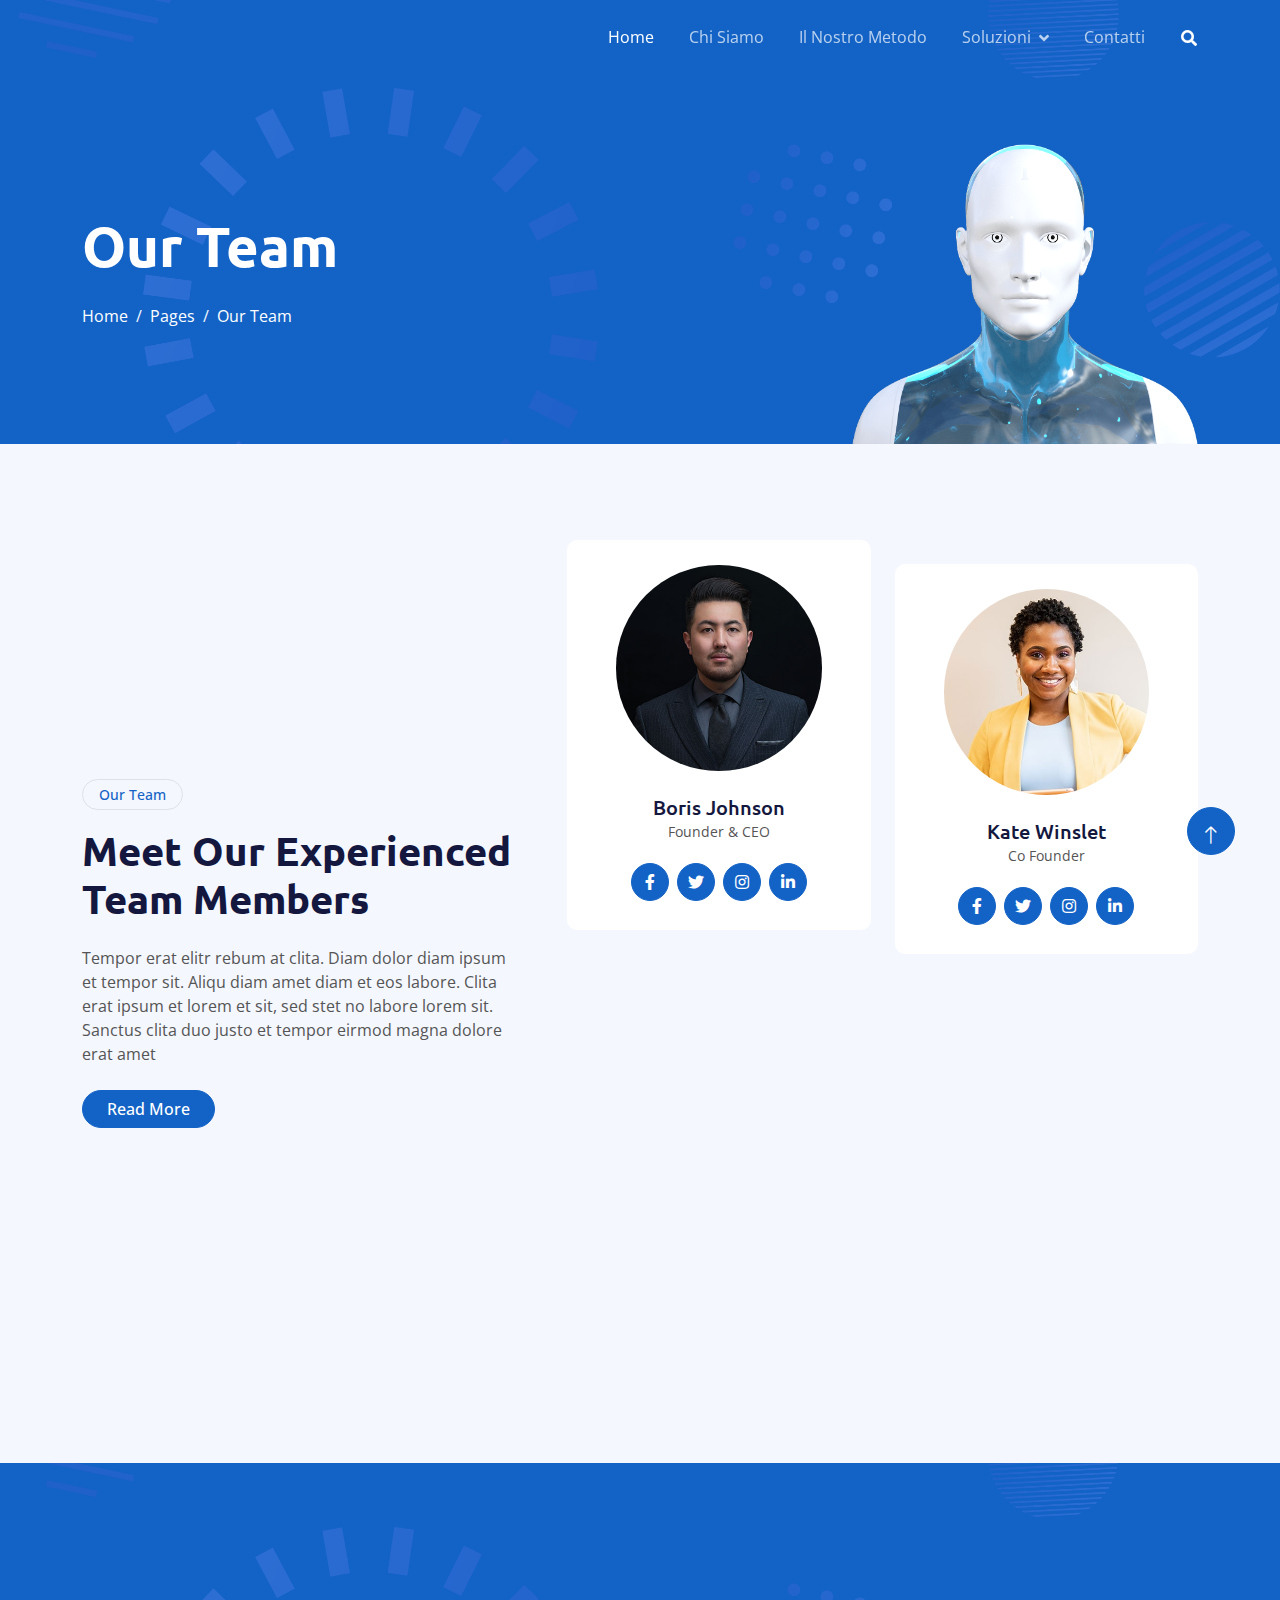
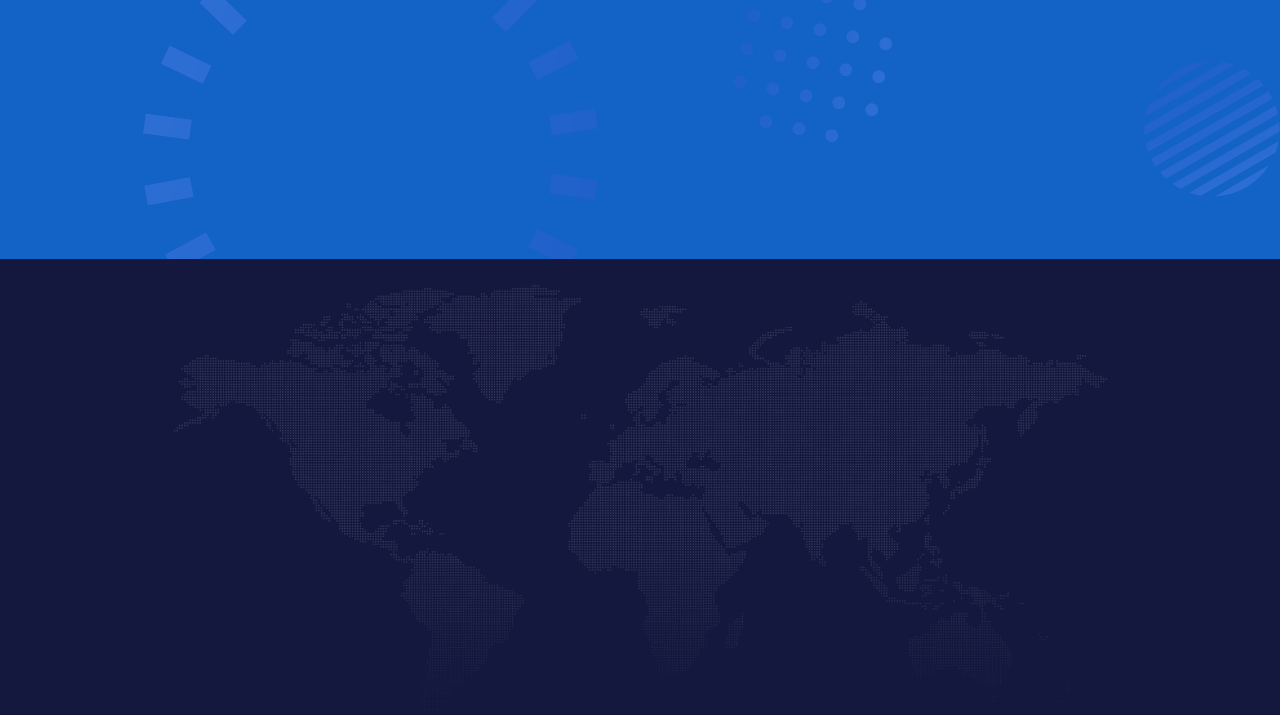
<file: ecommerce.html>
<!DOCTYPE html>
<html lang="en">

<head>
    <meta charset="utf-8">
    <title>AI.Tech - Artificial Intelligence HTML Template</title>
    <meta content="width=device-width, initial-scale=1.0" name="viewport">
    <meta content="" name="keywords">
    <meta content="" name="description">

    <!-- Favicon -->
    <link href="img/favicon.ico" rel="icon">

    <!-- Google Web Fonts -->
    <link rel="preconnect" href="https://fonts.googleapis.com">
    <link rel="preconnect" href="https://fonts.gstatic.com" crossorigin>
    <link href="https://fonts.googleapis.com/css2?family=Open+Sans:wght@400;600&family=Ubuntu:wght@500;700&display=swap"
        rel="stylesheet">

    <!-- Icon Font Stylesheet -->
    <link href="https://cdnjs.cloudflare.com/ajax/libs/font-awesome/5.10.0/css/all.min.css" rel="stylesheet">
    <link href="https://cdn.jsdelivr.net/npm/bootstrap-icons@1.4.1/font/bootstrap-icons.css" rel="stylesheet">

    <!-- Libraries Stylesheet -->
    <link href="lib/animate/animate.min.css" rel="stylesheet">
    <link href="lib/owlcarousel/assets/owl.carousel.min.css" rel="stylesheet">

    <!-- Customized Bootstrap Stylesheet -->
    <link href="css/bootstrap.min.css" rel="stylesheet">

    <!-- Template Stylesheet -->
    <link href="css/style.css" rel="stylesheet">
</head>

<body>
    <!-- Spinner Start -->
    <div id="spinner"
        class="show bg-white position-fixed translate-middle w-100 vh-100 top-50 start-50 d-flex align-items-center justify-content-center">
        <div class="spinner-grow text-primary" style="width: 3rem; height: 3rem;" role="status">
            <span class="sr-only">Loading...</span>
        </div>
    </div>
    <!-- Spinner End -->


    <!-- Navbar Start -->
    <div class="container-fluid sticky-top">
        <div class="container">
            <nav class="navbar navbar-expand-lg navbar-dark p-0">
                <a href="index.html" class="navbar-brand">
                    <h1 class="text-white"><span class="text-dark"></span></h1>
                </a>
                <button type="button" class="navbar-toggler ms-auto me-0" data-bs-toggle="collapse"
                    data-bs-target="#navbarCollapse">
                    <span class="navbar-toggler-icon"></span>
                </button>
                <div class="collapse navbar-collapse" id="navbarCollapse">
                    <div class="navbar-nav ms-auto">
                        <a href="index.html" class="nav-item nav-link active">Home</a>
                        <a href="chi-siamoiamo.html" class="nav-item nav-link">Chi Siamo</a>
                        <a href="il-nostro-metodo.html" class="nav-item nav-link">Il Nostro Metodo</a>
                        <!-- <a href="project.html" class="nav-item nav-link">Projects</a> -->
                        <div class="nav-item dropdown">
                            <a href="#" class="nav-link dropdown-toggle" data-bs-toggle="dropdown">Soluzioni</a>
                            <div class="dropdown-menu bg-light mt-2">
                                <a href="siti-vetrina.html" class="dropdown-item">Siti Vetrina</a>
                                <a href="blog-magazine.html" class="dropdown-item">Blog e Magazie</a>
                                <a href="siti-aziendali.html" class="dropdown-item">Siti Aziendali</a>
                                <a href="professionisti.html" class="dropdown-item">Professionisti</a>
                                <a href="ecommerce.html" class="dropdown-item">Ecommerce</a>
                                <a href="landing-page.html" class="dropdown-item">Landing Page</a>
                            </div>
                        </div>
                        <a href="contatti.html" class="nav-item nav-link">Contatti</a>
                    </div>
                    <butaton type="button" class="btn text-white p-0 d-none d-lg-block" data-bs-toggle="modal"
                        data-bs-target="#searchModal"><i class="fa fa-search"></i></butaton>
                </div>
            </nav>
        </div>
    </div>
    <!-- Navbar End -->


    <!-- Hero Start -->
    <div class="container-fluid pt-5 bg-primary hero-header">
        <div class="container pt-5">
            <div class="row g-5 pt-5">
                <div class="col-lg-6 align-self-center text-center text-lg-start mb-lg-5">
                    <h1 class="display-4 text-white mb-4 animated slideInRight">Our Team</h1>
                    <nav aria-label="breadcrumb">
                        <ol class="breadcrumb justify-content-center justify-content-lg-start mb-0">
                            <li class="breadcrumb-item"><a class="text-white" href="#">Home</a></li>
                            <li class="breadcrumb-item"><a class="text-white" href="#">Pages</a></li>
                            <li class="breadcrumb-item text-white active" aria-current="page">Our Team</li>
                        </ol>
                    </nav>
                </div>
                <div class="col-lg-6 align-self-end text-center text-lg-end">
                    <img class="img-fluid" src="img/hero-img.png" alt="" style="max-height: 300px;">
                </div>
            </div>
        </div>
    </div>
    <!-- Hero End -->


    <!-- Full Screen Search Start -->
    <div class="modal fade" id="searchModal" tabindex="-1">
        <div class="modal-dialog modal-fullscreen">
            <div class="modal-content" style="background: rgba(20, 24, 62, 0.7);">
                <div class="modal-header border-0">
                    <button type="button" class="btn btn-square bg-white btn-close" data-bs-dismiss="modal"
                        aria-label="Close"></button>
                </div>
                <div class="modal-body d-flex align-items-center justify-content-center">
                    <div class="input-group" style="max-width: 600px;">
                        <input type="text" class="form-control bg-transparent border-light p-3"
                            placeholder="Type search keyword">
                        <button class="btn btn-light px-4"><i class="bi bi-search"></i></button>
                    </div>
                </div>
            </div>
        </div>
    </div>
    <!-- Full Screen Search End -->


    <!-- Team Start -->
    <div class="container-fluid bg-light py-5">
        <div class="container py-5">
            <div class="row g-5 align-items-center">
                <div class="col-lg-5 wow fadeIn" data-wow-delay="0.1s">
                    <div class="btn btn-sm border rounded-pill text-primary px-3 mb-3">Our Team</div>
                    <h1 class="mb-4">Meet Our Experienced Team Members</h1>
                    <p class="mb-4">Tempor erat elitr rebum at clita. Diam dolor diam ipsum et tempor sit. Aliqu diam
                        amet diam et eos labore. Clita erat ipsum et lorem et sit, sed stet no labore lorem sit. Sanctus
                        clita duo justo et tempor eirmod magna dolore erat amet</p>
                    <a class="btn btn-primary rounded-pill px-4" href="">Read More</a>
                </div>
                <div class="col-lg-7">
                    <div class="row g-4">
                        <div class="col-md-6">
                            <div class="row g-4">
                                <div class="col-12 wow fadeIn" data-wow-delay="0.1s">
                                    <div class="team-item bg-white text-center rounded p-4 pt-0">
                                        <img class="img-fluid rounded-circle p-4" src="img/team-1.jpg" alt="">
                                        <h5 class="mb-0">Boris Johnson</h5>
                                        <small>Founder & CEO</small>
                                        <div class="d-flex justify-content-center mt-3">
                                            <a class="btn btn-square btn-primary m-1" href=""><i
                                                    class="fab fa-facebook-f"></i></a>
                                            <a class="btn btn-square btn-primary m-1" href=""><i
                                                    class="fab fa-twitter"></i></a>
                                            <a class="btn btn-square btn-primary m-1" href=""><i
                                                    class="fab fa-instagram"></i></a>
                                            <a class="btn btn-square btn-primary m-1" href=""><i
                                                    class="fab fa-linkedin-in"></i></a>
                                        </div>
                                    </div>
                                </div>
                                <div class="col-12 wow fadeIn" data-wow-delay="0.5s">
                                    <div class="team-item bg-white text-center rounded p-4 pt-0">
                                        <img class="img-fluid rounded-circle p-4" src="img/team-2.jpg" alt="">
                                        <h5 class="mb-0">Adam Crew</h5>
                                        <small>Executive Manager</small>
                                        <div class="d-flex justify-content-center mt-3">
                                            <a class="btn btn-square btn-primary m-1" href=""><i
                                                    class="fab fa-facebook-f"></i></a>
                                            <a class="btn btn-square btn-primary m-1" href=""><i
                                                    class="fab fa-twitter"></i></a>
                                            <a class="btn btn-square btn-primary m-1" href=""><i
                                                    class="fab fa-instagram"></i></a>
                                            <a class="btn btn-square btn-primary m-1" href=""><i
                                                    class="fab fa-linkedin-in"></i></a>
                                        </div>
                                    </div>
                                </div>
                            </div>
                        </div>
                        <div class="col-md-6 pt-md-4">
                            <div class="row g-4">
                                <div class="col-12 wow fadeIn" data-wow-delay="0.3s">
                                    <div class="team-item bg-white text-center rounded p-4 pt-0">
                                        <img class="img-fluid rounded-circle p-4" src="img/team-3.jpg" alt="">
                                        <h5 class="mb-0">Kate Winslet</h5>
                                        <small>Co Founder</small>
                                        <div class="d-flex justify-content-center mt-3">
                                            <a class="btn btn-square btn-primary m-1" href=""><i
                                                    class="fab fa-facebook-f"></i></a>
                                            <a class="btn btn-square btn-primary m-1" href=""><i
                                                    class="fab fa-twitter"></i></a>
                                            <a class="btn btn-square btn-primary m-1" href=""><i
                                                    class="fab fa-instagram"></i></a>
                                            <a class="btn btn-square btn-primary m-1" href=""><i
                                                    class="fab fa-linkedin-in"></i></a>
                                        </div>
                                    </div>
                                </div>
                                <div class="col-12 wow fadeIn" data-wow-delay="0.7s">
                                    <div class="team-item bg-white text-center rounded p-4 pt-0">
                                        <img class="img-fluid rounded-circle p-4" src="img/team-4.jpg" alt="">
                                        <h5 class="mb-0">Cody Gardner</h5>
                                        <small>Project Manager</small>
                                        <div class="d-flex justify-content-center mt-3">
                                            <a class="btn btn-square btn-primary m-1" href=""><i
                                                    class="fab fa-facebook-f"></i></a>
                                            <a class="btn btn-square btn-primary m-1" href=""><i
                                                    class="fab fa-twitter"></i></a>
                                            <a class="btn btn-square btn-primary m-1" href=""><i
                                                    class="fab fa-instagram"></i></a>
                                            <a class="btn btn-square btn-primary m-1" href=""><i
                                                    class="fab fa-linkedin-in"></i></a>
                                        </div>
                                    </div>
                                </div>
                            </div>
                        </div>
                    </div>
                </div>
            </div>
        </div>
    </div>
    <!-- Team End -->


    <!-- Newsletter Start -->
    <div class="container-fluid bg-primary newsletter py-5">
        <div class="container">
            <div class="row g-5 align-items-center">
                <div class="col-md-5 ps-lg-0 pt-5 pt-md-0 text-start wow fadeIn" data-wow-delay="0.3s">
                    <img class="img-fluid" src="img/newsletter.png" alt="">
                </div>
                <div class="col-md-7 py-5 newsletter-text wow fadeIn" data-wow-delay="0.5s">
                    <div class="btn btn-sm border rounded-pill text-white px-3 mb-3">Newsletter</div>
                    <h1 class="text-white mb-4">Let's subscribe the newsletter</h1>
                    <div class="position-relative w-100 mt-3 mb-2">
                        <input class="form-control border-0 rounded-pill w-100 ps-4 pe-5" type="text"
                            placeholder="Enter Your Email" style="height: 48px;">
                        <button type="button" class="btn shadow-none position-absolute top-0 end-0 mt-1 me-2"><i
                                class="fa fa-paper-plane text-primary fs-4"></i></button>
                    </div>
                    <small class="text-white-50">Diam sed sed dolor stet amet eirmod</small>
                </div>
            </div>
        </div>
    </div>
    <!-- Newsletter End -->


    <!-- Footer Start -->
    <div class="container-fluid bg-dark text-white-50 footer pt-5">
        <div class="container py-5">
            <div class="row g-5">
                <div class="col-md-6 col-lg-3 wow fadeIn" data-wow-delay="0.1s">
                    <a href="index.html" class="d-inline-block mb-3">
                        <h1 class="text-white">AI<span class="text-primary">.</span>Tech</h1>
                    </a>
                    <p class="mb-0">Tempor erat elitr rebum at clita. Diam dolor diam ipsum et tempor sit. Aliqu diam
                        amet diam et eos labore. Clita erat ipsum et lorem et sit, sed stet no labore lorem sit. Sanctus
                        clita duo justo et tempor</p>
                </div>
                <div class="col-md-6 col-lg-3 wow fadeIn" data-wow-delay="0.3s">
                    <h5 class="text-white mb-4">Get In Touch</h5>
                    <p><i class="fa fa-map-marker-alt me-3"></i>123 Street, New York, USA</p>
                    <p><i class="fa fa-phone-alt me-3"></i>+012 345 67890</p>
                    <p><i class="fa fa-envelope me-3"></i>info@example.com</p>
                    <div class="d-flex pt-2">
                        <a class="btn btn-outline-light btn-social" href=""><i class="fab fa-twitter"></i></a>
                        <a class="btn btn-outline-light btn-social" href=""><i class="fab fa-facebook-f"></i></a>
                        <a class="btn btn-outline-light btn-social" href=""><i class="fab fa-youtube"></i></a>
                        <a class="btn btn-outline-light btn-social" href=""><i class="fab fa-instagram"></i></a>
                        <a class="btn btn-outline-light btn-social" href=""><i class="fab fa-linkedin-in"></i></a>
                    </div>
                </div>
                <div class="col-md-6 col-lg-3 wow fadeIn" data-wow-delay="0.5s">
                    <h5 class="text-white mb-4">Popular Link</h5>
                    <a class="btn btn-link" href="">About Us</a>
                    <a class="btn btn-link" href="">Contact Us</a>
                    <a class="btn btn-link" href="">Privacy Policy</a>
                    <a class="btn btn-link" href="">Terms & Condition</a>
                    <a class="btn btn-link" href="">Career</a>
                </div>
                <div class="col-md-6 col-lg-3 wow fadeIn" data-wow-delay="0.7s">
                    <h5 class="text-white mb-4">Our Services</h5>
                    <a class="btn btn-link" href="">Robotic Automation</a>
                    <a class="btn btn-link" href="">Machine learning</a>
                    <a class="btn btn-link" href="">Predictive Analysis</a>
                    <a class="btn btn-link" href="">Data Science</a>
                    <a class="btn btn-link" href="">Robot Technology</a>
                </div>
            </div>
        </div>
        <div class="container wow fadeIn" data-wow-delay="0.1s">
            <div class="copyright">
                <div class="row">
                    <div class="col-md-6 text-center text-md-start mb-3 mb-md-0">
                        &copy; <a class="border-bottom" href="#">Your Site Name</a>, All Right Reserved.

                        <!--/*** This template is free as long as you keep the footer author’s credit link/attribution link/backlink. If you'd like to use the template without the footer author’s credit link/attribution link/backlink, you can purchase the Credit Removal License from "https://htmlcodex.com/credit-removal". Thank you for your support. ***/-->
                        Designed By <a class="border-bottom" href="https://htmlcodex.com">HTML Codex</a>
                    </div>
                    <div class="col-md-6 text-center text-md-end">
                        <div class="footer-menu">
                            <a href="">Home</a>
                            <a href="">Cookies</a>
                            <a href="">Help</a>
                            <a href="">FAQs</a>
                        </div>
                    </div>
                </div>
            </div>
        </div>
    </div>
    <!-- Footer End -->


    <!-- Back to Top -->
    <a href="#" class="btn btn-lg btn-primary btn-lg-square back-to-top pt-2"><i class="bi bi-arrow-up"></i></a>


    <!-- JavaScript Libraries -->
    <script src="https://ajax.googleapis.com/ajax/libs/jquery/3.6.1/jquery.min.js"></script>
    <script src="https://cdn.jsdelivr.net/npm/bootstrap@5.0.0/dist/js/bootstrap.bundle.min.js"></script>
    <script src="lib/wow/wow.min.js"></script>
    <script src="lib/easing/easing.min.js"></script>
    <script src="lib/waypoints/waypoints.min.js"></script>
    <script src="lib/counterup/counterup.min.js"></script>
    <script src="lib/owlcarousel/owl.carousel.min.js"></script>

    <!-- Template Javascript -->
    <script src="js/main.js"></script>
</body>

</html>
</file>
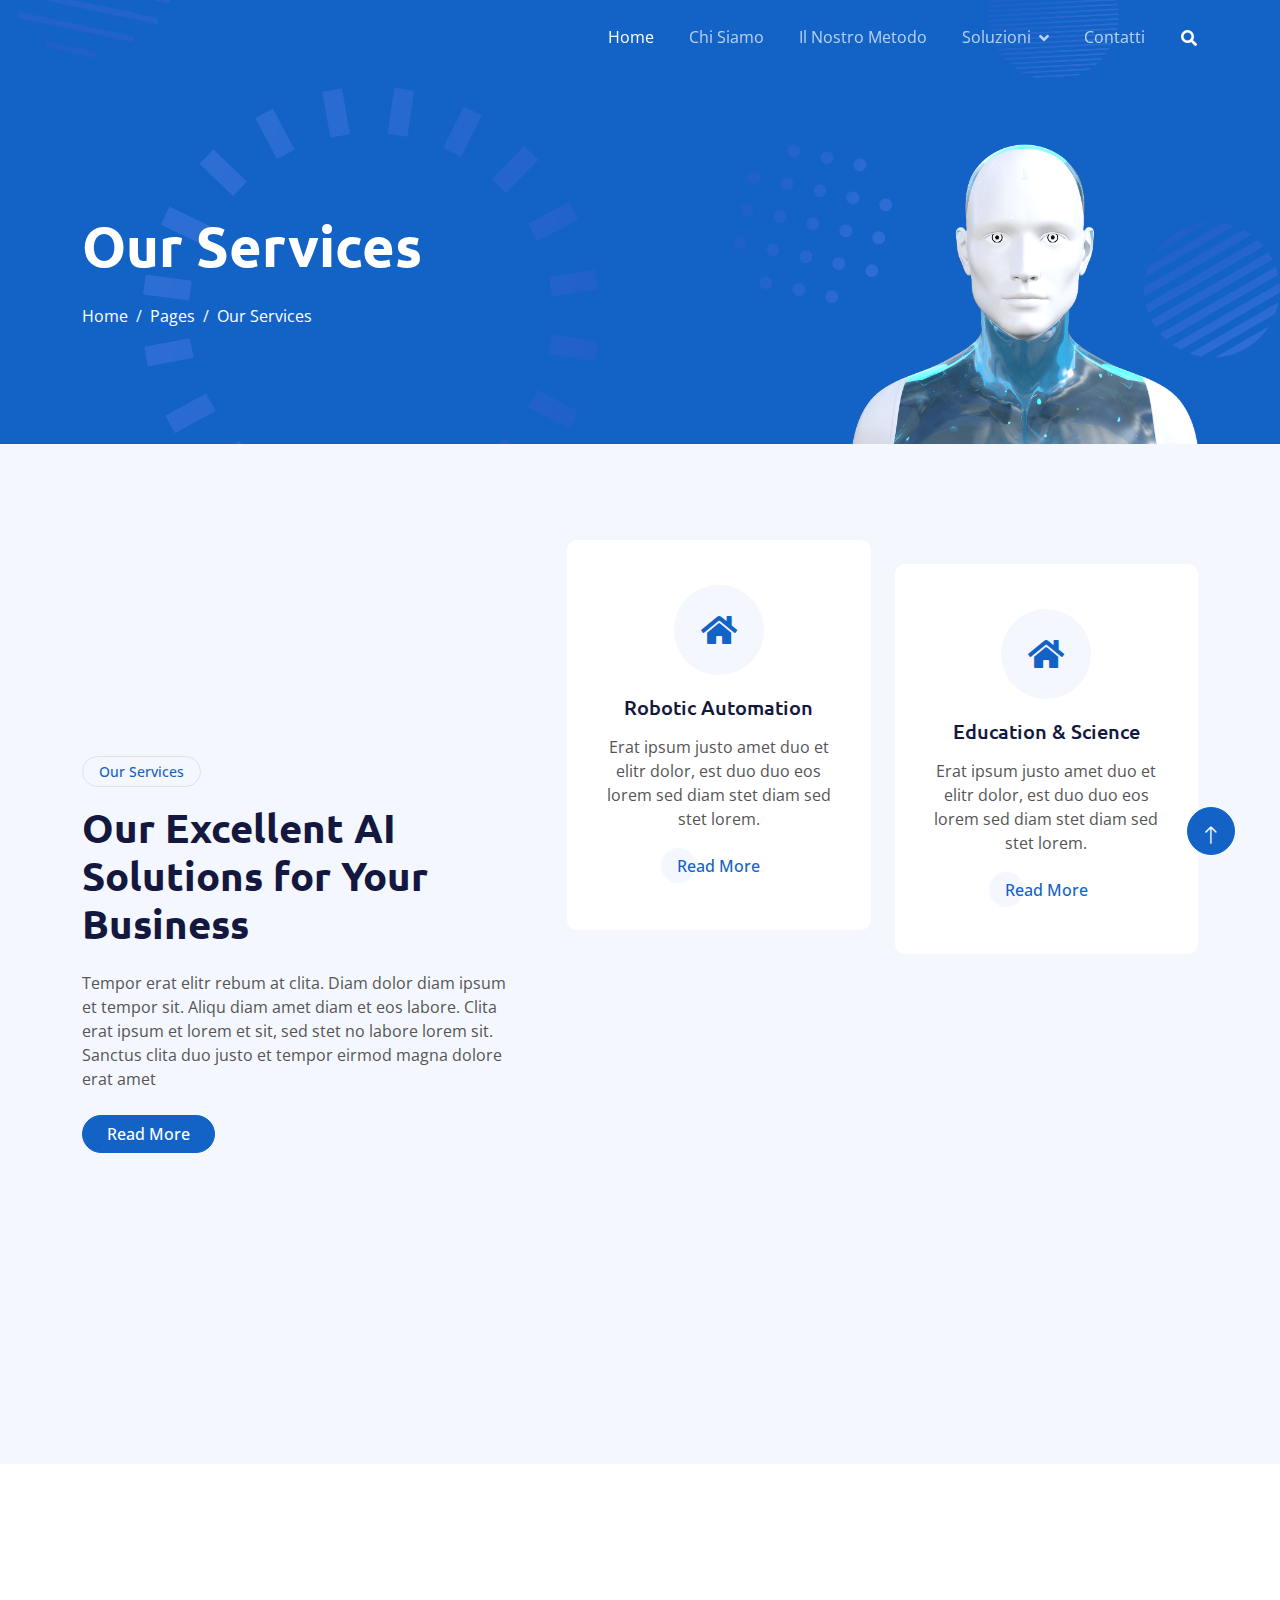
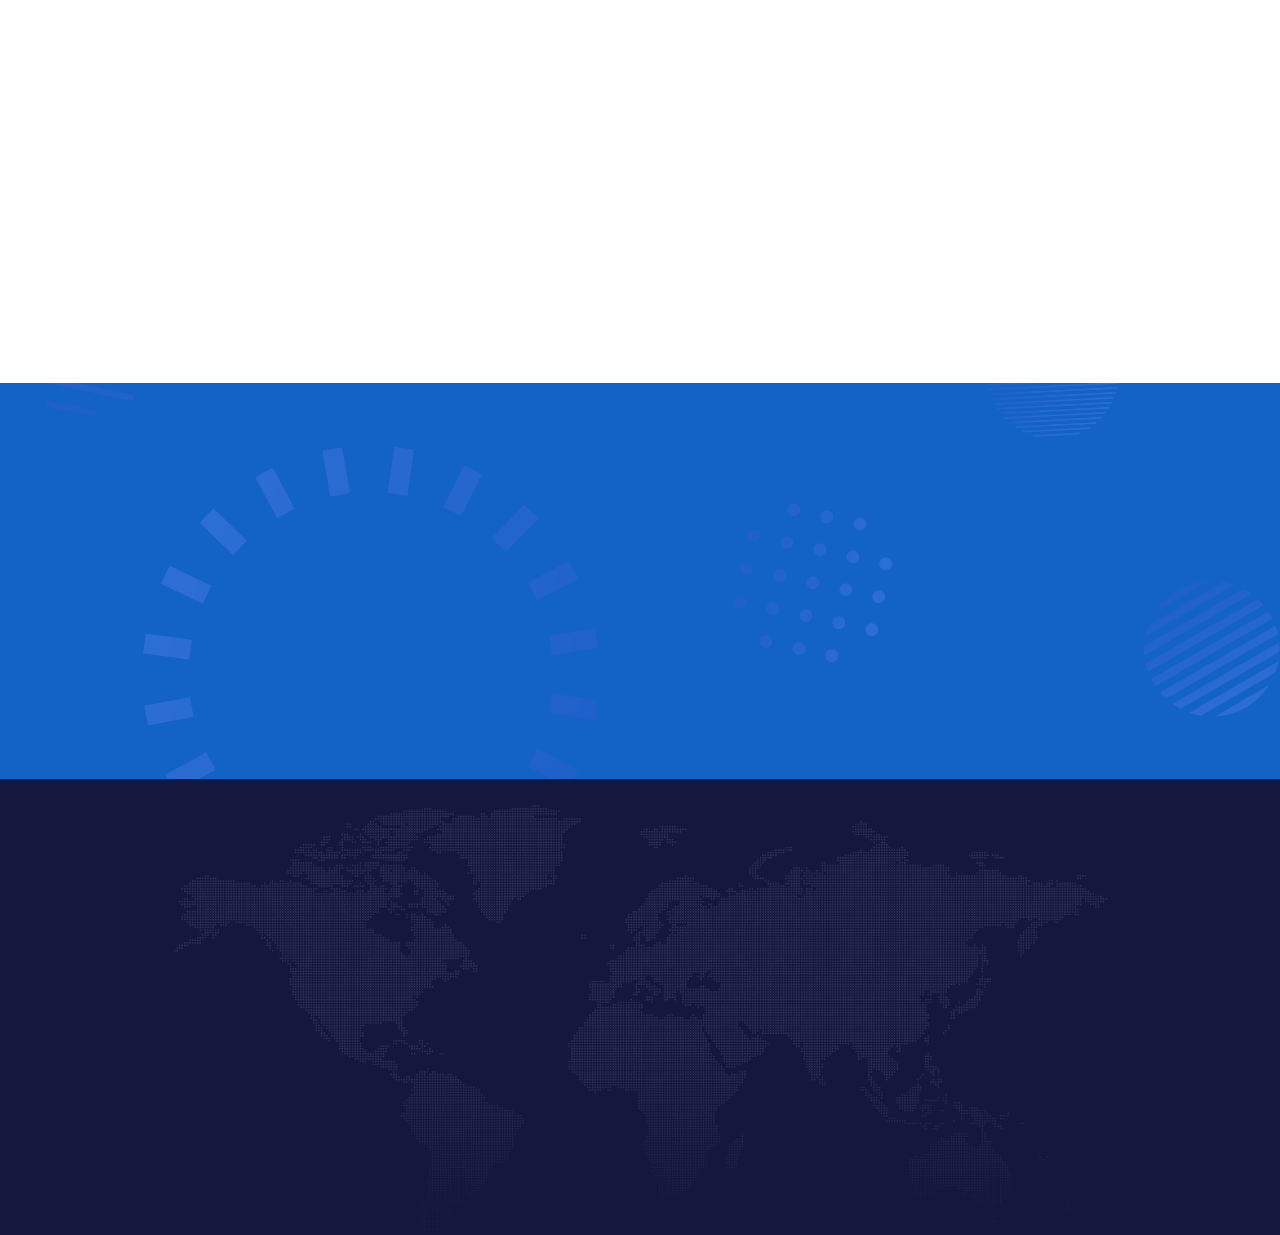
<file: il-nostro-metodo.html>
<!DOCTYPE html>
<html lang="en">

<head>
    <meta charset="utf-8">
    <title>AI.Tech - Artificial Intelligence HTML Template</title>
    <meta content="width=device-width, initial-scale=1.0" name="viewport">
    <meta content="" name="keywords">
    <meta content="" name="description">

    <!-- Favicon -->
    <link href="img/favicon.ico" rel="icon">

    <!-- Google Web Fonts -->
    <link rel="preconnect" href="https://fonts.googleapis.com">
    <link rel="preconnect" href="https://fonts.gstatic.com" crossorigin>
    <link href="https://fonts.googleapis.com/css2?family=Open+Sans:wght@400;600&family=Ubuntu:wght@500;700&display=swap"
        rel="stylesheet">

    <!-- Icon Font Stylesheet -->
    <link href="https://cdnjs.cloudflare.com/ajax/libs/font-awesome/5.10.0/css/all.min.css" rel="stylesheet">
    <link href="https://cdn.jsdelivr.net/npm/bootstrap-icons@1.4.1/font/bootstrap-icons.css" rel="stylesheet">

    <!-- Libraries Stylesheet -->
    <link href="lib/animate/animate.min.css" rel="stylesheet">
    <link href="lib/owlcarousel/assets/owl.carousel.min.css" rel="stylesheet">

    <!-- Customized Bootstrap Stylesheet -->
    <link href="css/bootstrap.min.css" rel="stylesheet">

    <!-- Template Stylesheet -->
    <link href="css/style.css" rel="stylesheet">
</head>

<body>
    <!-- Spinner Start -->
    <div id="spinner"
        class="show bg-white position-fixed translate-middle w-100 vh-100 top-50 start-50 d-flex align-items-center justify-content-center">
        <div class="spinner-grow text-primary" style="width: 3rem; height: 3rem;" role="status">
            <span class="sr-only">Loading...</span>
        </div>
    </div>
    <!-- Spinner End -->


    <!-- Navbar Start -->
    <div class="container-fluid sticky-top">
        <div class="container">
            <nav class="navbar navbar-expand-lg navbar-dark p-0">
                <a href="index.html" class="navbar-brand">
                    <h1 class="text-white"><span class="text-dark"></span></h1>
                </a>
                <button type="button" class="navbar-toggler ms-auto me-0" data-bs-toggle="collapse"
                    data-bs-target="#navbarCollapse">
                    <span class="navbar-toggler-icon"></span>
                </button>
                <div class="collapse navbar-collapse" id="navbarCollapse">
                    <div class="navbar-nav ms-auto">
                        <a href="index.html" class="nav-item nav-link active">Home</a>
                        <a href="chi-siamoiamo.html" class="nav-item nav-link">Chi Siamo</a>
                        <a href="il-nostro-metodo.html" class="nav-item nav-link">Il Nostro Metodo</a>
                        <!-- <a href="project.html" class="nav-item nav-link">Projects</a> -->
                        <div class="nav-item dropdown">
                            <a href="#" class="nav-link dropdown-toggle" data-bs-toggle="dropdown">Soluzioni</a>
                            <div class="dropdown-menu bg-light mt-2">
                                <a href="siti-vetrina.html" class="dropdown-item">Siti Vetrina</a>
                                <a href="blog-magazine.html" class="dropdown-item">Blog e Magazie</a>
                                <a href="siti-aziendali.html" class="dropdown-item">Siti Aziendali</a>
                                <a href="professionisti.html" class="dropdown-item">Professionisti</a>
                                <a href="ecommerce.html" class="dropdown-item">Ecommerce</a>
                                <a href="landing-page.html" class="dropdown-item">Landing Page</a>
                            </div>
                        </div>
                        <a href="contatti.html" class="nav-item nav-link">Contatti</a>
                    </div>
                    <butaton type="button" class="btn text-white p-0 d-none d-lg-block" data-bs-toggle="modal"
                        data-bs-target="#searchModal"><i class="fa fa-search"></i></butaton>
                </div>
            </nav>
        </div>
    </div>
    <!-- Navbar End -->


    <!-- Hero Start -->
    <div class="container-fluid pt-5 bg-primary hero-header">
        <div class="container pt-5">
            <div class="row g-5 pt-5">
                <div class="col-lg-6 align-self-center text-center text-lg-start mb-lg-5">
                    <h1 class="display-4 text-white mb-4 animated slideInRight">Our Services</h1>
                    <nav aria-label="breadcrumb">
                        <ol class="breadcrumb justify-content-center justify-content-lg-start mb-0">
                            <li class="breadcrumb-item"><a class="text-white" href="#">Home</a></li>
                            <li class="breadcrumb-item"><a class="text-white" href="#">Pages</a></li>
                            <li class="breadcrumb-item text-white active" aria-current="page">Our Services</li>
                        </ol>
                    </nav>
                </div>
                <div class="col-lg-6 align-self-end text-center text-lg-end">
                    <img class="img-fluid" src="img/hero-img.png" alt="" style="max-height: 300px;">
                </div>
            </div>
        </div>
    </div>
    <!-- Hero End -->


    <!-- Full Screen Search Start -->
    <div class="modal fade" id="searchModal" tabindex="-1">
        <div class="modal-dialog modal-fullscreen">
            <div class="modal-content" style="background: rgba(20, 24, 62, 0.7);">
                <div class="modal-header border-0">
                    <button type="button" class="btn btn-square bg-white btn-close" data-bs-dismiss="modal"
                        aria-label="Close"></button>
                </div>
                <div class="modal-body d-flex align-items-center justify-content-center">
                    <div class="input-group" style="max-width: 600px;">
                        <input type="text" class="form-control bg-transparent border-light p-3"
                            placeholder="Type search keyword">
                        <button class="btn btn-light px-4"><i class="bi bi-search"></i></button>
                    </div>
                </div>
            </div>
        </div>
    </div>
    <!-- Full Screen Search End -->


    <!-- Service Start -->
    <div class="container-fluid bg-light py-5">
        <div class="container py-5">
            <div class="row g-5 align-items-center">
                <div class="col-lg-5 wow fadeIn" data-wow-delay="0.1s">
                    <div class="btn btn-sm border rounded-pill text-primary px-3 mb-3">Our Services</div>
                    <h1 class="mb-4">Our Excellent AI Solutions for Your Business</h1>
                    <p class="mb-4">Tempor erat elitr rebum at clita. Diam dolor diam ipsum et tempor sit. Aliqu diam
                        amet diam et eos labore. Clita erat ipsum et lorem et sit, sed stet no labore lorem sit. Sanctus
                        clita duo justo et tempor eirmod magna dolore erat amet</p>
                    <a class="btn btn-primary rounded-pill px-4" href="">Read More</a>
                </div>
                <div class="col-lg-7">
                    <div class="row g-4">
                        <div class="col-md-6">
                            <div class="row g-4">
                                <div class="col-12 wow fadeIn" data-wow-delay="0.1s">
                                    <div class="service-item d-flex flex-column justify-content-center text-center rounded">
                                        <div class="service-icon btn-square">
                                            <i class="fa fa-home fa-2x"></i>
                                        </div>
                                        <h5 class="mb-3">Robotic Automation</h5>
                                        <p>Erat ipsum justo amet duo et elitr dolor, est duo duo eos lorem sed diam stet
                                            diam sed stet lorem.</p>
                                        <a class="btn px-3 mt-auto mx-auto" href="">Read More</a>
                                    </div>
                                </div>
                                <div class="col-12 wow fadeIn" data-wow-delay="0.5s">
                                    <div class="service-item d-flex flex-column justify-content-center text-center rounded">
                                        <div class="service-icon btn-square">
                                            <i class="fa fa-home fa-2x"></i>
                                        </div>
                                        <h5 class="mb-3">Machine learning</h5>
                                        <p>Erat ipsum justo amet duo et elitr dolor, est duo duo eos lorem sed diam stet
                                            diam sed stet lorem.</p>
                                        <a class="btn px-3 mt-auto mx-auto" href="">Read More</a>
                                    </div>
                                </div>
                            </div>
                        </div>
                        <div class="col-md-6 pt-md-4">
                            <div class="row g-4">
                                <div class="col-12 wow fadeIn" data-wow-delay="0.3s">
                                    <div class="service-item d-flex flex-column justify-content-center text-center rounded">
                                        <div class="service-icon btn-square">
                                            <i class="fa fa-home fa-2x"></i>
                                        </div>
                                        <h5 class="mb-3">Education & Science</h5>
                                        <p>Erat ipsum justo amet duo et elitr dolor, est duo duo eos lorem sed diam stet
                                            diam sed stet lorem.</p>
                                        <a class="btn px-3 mt-auto mx-auto" href="">Read More</a>
                                    </div>
                                </div>
                                <div class="col-12 wow fadeIn" data-wow-delay="0.7s">
                                    <div class="service-item d-flex flex-column justify-content-center text-center rounded">
                                        <div class="service-icon btn-square">
                                            <i class="fa fa-home fa-2x"></i>
                                        </div>
                                        <h5 class="mb-3">Predictive Analysis</h5>
                                        <p>Erat ipsum justo amet duo et elitr dolor, est duo duo eos lorem sed diam stet
                                            diam sed stet lorem.</p>
                                        <a class="btn px-3 mt-auto mx-auto" href="">Read More</a>
                                    </div>
                                </div>
                            </div>
                        </div>
                    </div>
                </div>
            </div>
        </div>
    </div>
    <!-- Service End -->


    <!-- Testimonial Start -->
    <div class="container-xxl py-5">
        <div class="container py-5">
            <div class="row g-5">
                <div class="col-lg-5 wow fadeIn" data-wow-delay="0.1s">
                    <div class="btn btn-sm border rounded-pill text-primary px-3 mb-3">Testimonial</div>
                    <h1 class="mb-4">What Say Our Clients!</h1>
                    <p class="mb-4">Tempor erat elitr rebum at clita. Diam dolor diam ipsum et tempor sit. Aliqu diam
                        amet diam et eos labore. Clita erat ipsum et lorem et sit, sed stet no labore lorem sit. Sanctus
                        clita duo justo et tempor eirmod magna dolore erat amet</p>
                    <a class="btn btn-primary rounded-pill px-4" href="">Read More</a>
                </div>
                <div class="col-lg-7 wow fadeIn" data-wow-delay="0.5s">
                    <div class="owl-carousel testimonial-carousel border-start border-primary">
                        <div class="testimonial-item ps-5">
                            <i class="fa fa-quote-left fa-2x text-primary mb-3"></i>
                            <p class="fs-4">Aliqu diam amet diam et eos labore. Clita erat ipsum et lorem et sit, sed stet no labore lorem sit. Sanctus clita duo justo et tempor eirmod magna dolore erat amet</p>
                            <div class="d-flex align-items-center">
                                <img class="img-fluid flex-shrink-0 rounded-circle" src="img/testimonial-1.jpg"
                                    style="width: 60px; height: 60px;">
                                <div class="ps-3">
                                    <h5 class="mb-1">Client Name</h5>
                                    <span>Profession</span>
                                </div>
                            </div>
                        </div>
                        <div class="testimonial-item ps-5">
                            <i class="fa fa-quote-left fa-2x text-primary mb-3"></i>
                            <p class="fs-4">Aliqu diam amet diam et eos labore. Clita erat ipsum et lorem et sit, sed stet no labore lorem sit. Sanctus clita duo justo et tempor eirmod magna dolore erat amet</p>
                            <div class="d-flex align-items-center">
                                <img class="img-fluid flex-shrink-0 rounded-circle" src="img/testimonial-2.jpg"
                                    style="width: 60px; height: 60px;">
                                <div class="ps-3">
                                    <h5 class="mb-1">Client Name</h5>
                                    <span>Profession</span>
                                </div>
                            </div>
                        </div>
                        <div class="testimonial-item ps-5">
                            <i class="fa fa-quote-left fa-2x text-primary mb-3"></i>
                            <p class="fs-4">Aliqu diam amet diam et eos labore. Clita erat ipsum et lorem et sit, sed stet no labore lorem sit. Sanctus clita duo justo et tempor eirmod magna dolore erat amet</p>
                            <div class="d-flex align-items-center">
                                <img class="img-fluid flex-shrink-0 rounded-circle" src="img/testimonial-3.jpg"
                                    style="width: 60px; height: 60px;">
                                <div class="ps-3">
                                    <h5 class="mb-1">Client Name</h5>
                                    <span>Profession</span>
                                </div>
                            </div>
                        </div>
                    </div>
                </div>
            </div>
        </div>
    </div>
    <!-- Testimonial End -->


    <!-- Newsletter Start -->
    <div class="container-fluid bg-primary newsletter py-5">
        <div class="container">
            <div class="row g-5 align-items-center">
                <div class="col-md-5 ps-lg-0 pt-5 pt-md-0 text-start wow fadeIn" data-wow-delay="0.3s">
                    <img class="img-fluid" src="img/newsletter.png" alt="">
                </div>
                <div class="col-md-7 py-5 newsletter-text wow fadeIn" data-wow-delay="0.5s">
                    <div class="btn btn-sm border rounded-pill text-white px-3 mb-3">Newsletter</div>
                    <h1 class="text-white mb-4">Let's subscribe the newsletter</h1>
                    <div class="position-relative w-100 mt-3 mb-2">
                        <input class="form-control border-0 rounded-pill w-100 ps-4 pe-5" type="text"
                            placeholder="Enter Your Email" style="height: 48px;">
                        <button type="button" class="btn shadow-none position-absolute top-0 end-0 mt-1 me-2"><i
                                class="fa fa-paper-plane text-primary fs-4"></i></button>
                    </div>
                    <small class="text-white-50">Diam sed sed dolor stet amet eirmod</small>
                </div>
            </div>
        </div>
    </div>
    <!-- Newsletter End -->


    <!-- Footer Start -->
    <div class="container-fluid bg-dark text-white-50 footer pt-5">
        <div class="container py-5">
            <div class="row g-5">
                <div class="col-md-6 col-lg-3 wow fadeIn" data-wow-delay="0.1s">
                    <a href="index.html" class="d-inline-block mb-3">
                        <h1 class="text-white">AI<span class="text-primary">.</span>Tech</h1>
                    </a>
                    <p class="mb-0">Tempor erat elitr rebum at clita. Diam dolor diam ipsum et tempor sit. Aliqu diam
                        amet diam et eos labore. Clita erat ipsum et lorem et sit, sed stet no labore lorem sit. Sanctus
                        clita duo justo et tempor</p>
                </div>
                <div class="col-md-6 col-lg-3 wow fadeIn" data-wow-delay="0.3s">
                    <h5 class="text-white mb-4">Get In Touch</h5>
                    <p><i class="fa fa-map-marker-alt me-3"></i>123 Street, New York, USA</p>
                    <p><i class="fa fa-phone-alt me-3"></i>+012 345 67890</p>
                    <p><i class="fa fa-envelope me-3"></i>info@example.com</p>
                    <div class="d-flex pt-2">
                        <a class="btn btn-outline-light btn-social" href=""><i class="fab fa-twitter"></i></a>
                        <a class="btn btn-outline-light btn-social" href=""><i class="fab fa-facebook-f"></i></a>
                        <a class="btn btn-outline-light btn-social" href=""><i class="fab fa-youtube"></i></a>
                        <a class="btn btn-outline-light btn-social" href=""><i class="fab fa-instagram"></i></a>
                        <a class="btn btn-outline-light btn-social" href=""><i class="fab fa-linkedin-in"></i></a>
                    </div>
                </div>
                <div class="col-md-6 col-lg-3 wow fadeIn" data-wow-delay="0.5s">
                    <h5 class="text-white mb-4">Popular Link</h5>
                    <a class="btn btn-link" href="">About Us</a>
                    <a class="btn btn-link" href="">Contact Us</a>
                    <a class="btn btn-link" href="">Privacy Policy</a>
                    <a class="btn btn-link" href="">Terms & Condition</a>
                    <a class="btn btn-link" href="">Career</a>
                </div>
                <div class="col-md-6 col-lg-3 wow fadeIn" data-wow-delay="0.7s">
                    <h5 class="text-white mb-4">Our Services</h5>
                    <a class="btn btn-link" href="">Robotic Automation</a>
                    <a class="btn btn-link" href="">Machine learning</a>
                    <a class="btn btn-link" href="">Predictive Analysis</a>
                    <a class="btn btn-link" href="">Data Science</a>
                    <a class="btn btn-link" href="">Robot Technology</a>
                </div>
            </div>
        </div>
        <div class="container wow fadeIn" data-wow-delay="0.1s">
            <div class="copyright">
                <div class="row">
                    <div class="col-md-6 text-center text-md-start mb-3 mb-md-0">
                        &copy; <a class="border-bottom" href="#">Your Site Name</a>, All Right Reserved.

                        <!--/*** This template is free as long as you keep the footer author’s credit link/attribution link/backlink. If you'd like to use the template without the footer author’s credit link/attribution link/backlink, you can purchase the Credit Removal License from "https://htmlcodex.com/credit-removal". Thank you for your support. ***/-->
                        Designed By <a class="border-bottom" href="https://htmlcodex.com">HTML Codex</a>
                    </div>
                    <div class="col-md-6 text-center text-md-end">
                        <div class="footer-menu">
                            <a href="">Home</a>
                            <a href="">Cookies</a>
                            <a href="">Help</a>
                            <a href="">FAQs</a>
                        </div>
                    </div>
                </div>
            </div>
        </div>
    </div>
    <!-- Footer End -->


    <!-- Back to Top -->
    <a href="#" class="btn btn-lg btn-primary btn-lg-square back-to-top pt-2"><i class="bi bi-arrow-up"></i></a>


    <!-- JavaScript Libraries -->
    <script src="https://ajax.googleapis.com/ajax/libs/jquery/3.6.1/jquery.min.js"></script>
    <script src="https://cdn.jsdelivr.net/npm/bootstrap@5.0.0/dist/js/bootstrap.bundle.min.js"></script>
    <script src="lib/wow/wow.min.js"></script>
    <script src="lib/easing/easing.min.js"></script>
    <script src="lib/waypoints/waypoints.min.js"></script>
    <script src="lib/counterup/counterup.min.js"></script>
    <script src="lib/owlcarousel/owl.carousel.min.js"></script>

    <!-- Template Javascript -->
    <script src="js/main.js"></script>
</body>

</html>
</file>
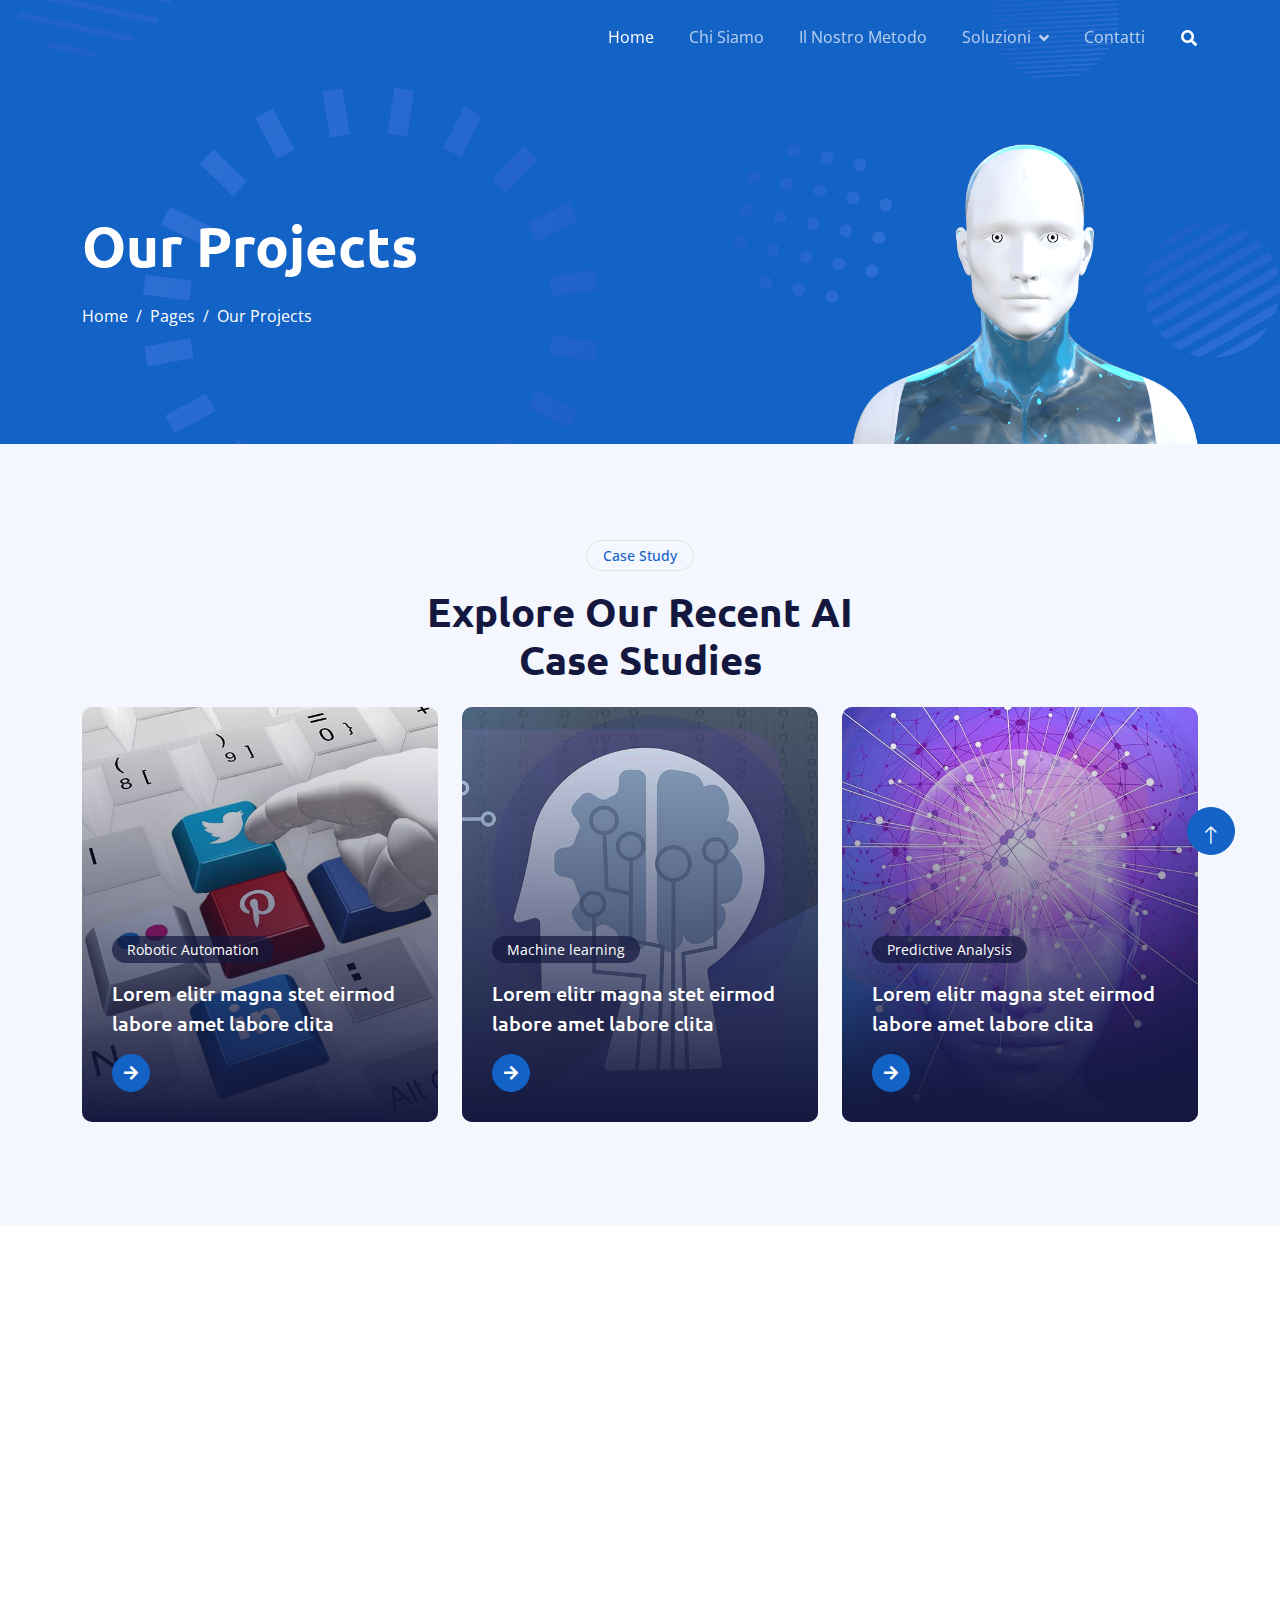
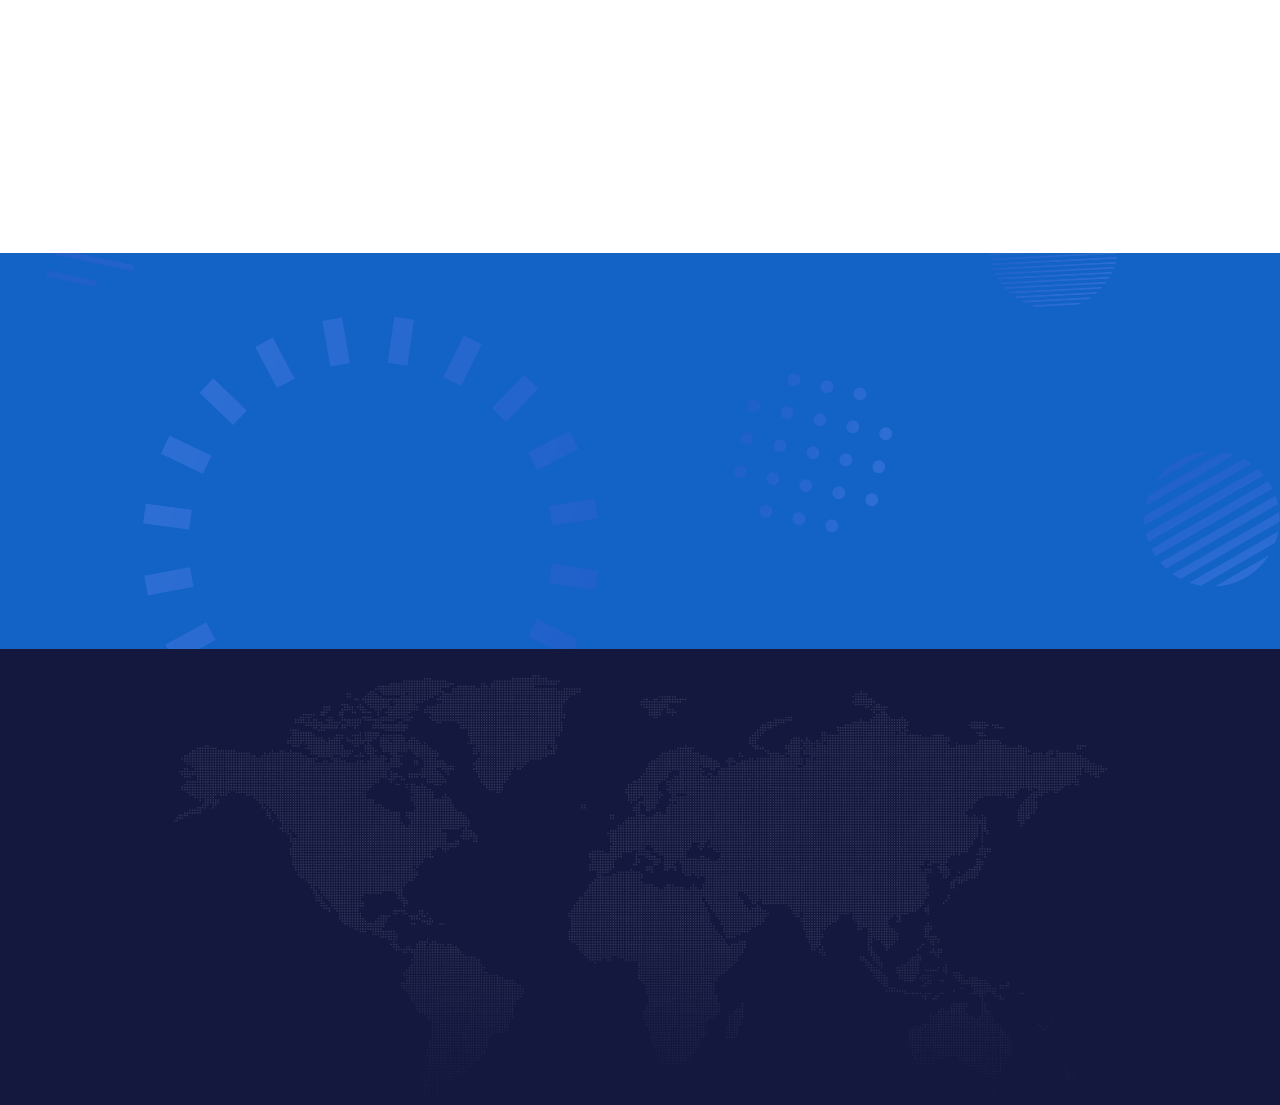
<file: landing-page.html>
<!DOCTYPE html>
<html lang="en">

<head>
    <meta charset="utf-8">
    <title>AI.Tech - Artificial Intelligence HTML Template</title>
    <meta content="width=device-width, initial-scale=1.0" name="viewport">
    <meta content="" name="keywords">
    <meta content="" name="description">

    <!-- Favicon -->
    <link href="img/favicon.ico" rel="icon">

    <!-- Google Web Fonts -->
    <link rel="preconnect" href="https://fonts.googleapis.com">
    <link rel="preconnect" href="https://fonts.gstatic.com" crossorigin>
    <link href="https://fonts.googleapis.com/css2?family=Open+Sans:wght@400;600&family=Ubuntu:wght@500;700&display=swap"
        rel="stylesheet">

    <!-- Icon Font Stylesheet -->
    <link href="https://cdnjs.cloudflare.com/ajax/libs/font-awesome/5.10.0/css/all.min.css" rel="stylesheet">
    <link href="https://cdn.jsdelivr.net/npm/bootstrap-icons@1.4.1/font/bootstrap-icons.css" rel="stylesheet">

    <!-- Libraries Stylesheet -->
    <link href="lib/animate/animate.min.css" rel="stylesheet">
    <link href="lib/owlcarousel/assets/owl.carousel.min.css" rel="stylesheet">

    <!-- Customized Bootstrap Stylesheet -->
    <link href="css/bootstrap.min.css" rel="stylesheet">

    <!-- Template Stylesheet -->
    <link href="css/style.css" rel="stylesheet">
</head>

<body>
    <!-- Spinner Start -->
    <div id="spinner"
        class="show bg-white position-fixed translate-middle w-100 vh-100 top-50 start-50 d-flex align-items-center justify-content-center">
        <div class="spinner-grow text-primary" style="width: 3rem; height: 3rem;" role="status">
            <span class="sr-only">Loading...</span>
        </div>
    </div>
    <!-- Spinner End -->


    <!-- Navbar Start -->
    <div class="container-fluid sticky-top">
        <div class="container">
            <nav class="navbar navbar-expand-lg navbar-dark p-0">
                <a href="index.html" class="navbar-brand">
                    <h1 class="text-white"><span class="text-dark"></span></h1>
                </a>
                <button type="button" class="navbar-toggler ms-auto me-0" data-bs-toggle="collapse"
                    data-bs-target="#navbarCollapse">
                    <span class="navbar-toggler-icon"></span>
                </button>
                <div class="collapse navbar-collapse" id="navbarCollapse">
                    <div class="navbar-nav ms-auto">
                        <a href="index.html" class="nav-item nav-link active">Home</a>
                        <a href="chi-siamo.html" class="nav-item nav-link">Chi Siamo</a>
                        <a href="il-nostro-metodo.html" class="nav-item nav-link">Il Nostro Metodo</a>
                        <!-- <a href="project.html" class="nav-item nav-link">Projects</a> -->
                        <div class="nav-item dropdown">
                            <a href="#" class="nav-link dropdown-toggle" data-bs-toggle="dropdown">Soluzioni</a>
                            <div class="dropdown-menu bg-light mt-2">
                                <a href="siti-vetrina.html" class="dropdown-item">Siti Vetrina</a>
                                <a href="blog-magazine.html" class="dropdown-item">Blog e Magazie</a>
                                <a href="siti-aziendali.html" class="dropdown-item">Siti Aziendali</a>
                                <a href="professionisti.html" class="dropdown-item">Professionisti</a>
                                <a href="ecommerce.html" class="dropdown-item">Ecommerce</a>
                                <a href="landing-page.html" class="dropdown-item">Landing Page</a>
                            </div>
                        </div>
                        <a href="contatti.html" class="nav-item nav-link">Contatti</a>
                    </div>
                    <butaton type="button" class="btn text-white p-0 d-none d-lg-block" data-bs-toggle="modal"
                        data-bs-target="#searchModal"><i class="fa fa-search"></i></butaton>
                </div>
            </nav>
        </div>
    </div>
    <!-- Navbar End -->


    <!-- Hero Start -->
    <div class="container-fluid pt-5 bg-primary hero-header">
        <div class="container pt-5">
            <div class="row g-5 pt-5">
                <div class="col-lg-6 align-self-center text-center text-lg-start mb-lg-5">
                    <h1 class="display-4 text-white mb-4 animated slideInRight">Our Projects</h1>
                    <nav aria-label="breadcrumb">
                        <ol class="breadcrumb justify-content-center justify-content-lg-start mb-0">
                            <li class="breadcrumb-item"><a class="text-white" href="#">Home</a></li>
                            <li class="breadcrumb-item"><a class="text-white" href="#">Pages</a></li>
                            <li class="breadcrumb-item text-white active" aria-current="page">Our Projects</li>
                        </ol>
                    </nav>
                </div>
                <div class="col-lg-6 align-self-end text-center text-lg-end">
                    <img class="img-fluid" src="img/hero-img.png" alt="" style="max-height: 300px;">
                </div>
            </div>
        </div>
    </div>
    <!-- Hero End -->


    <!-- Full Screen Search Start -->
    <div class="modal fade" id="searchModal" tabindex="-1">
        <div class="modal-dialog modal-fullscreen">
            <div class="modal-content" style="background: rgba(20, 24, 62, 0.7);">
                <div class="modal-header border-0">
                    <button type="button" class="btn btn-square bg-white btn-close" data-bs-dismiss="modal"
                        aria-label="Close"></button>
                </div>
                <div class="modal-body d-flex align-items-center justify-content-center">
                    <div class="input-group" style="max-width: 600px;">
                        <input type="text" class="form-control bg-transparent border-light p-3"
                            placeholder="Type search keyword">
                        <button class="btn btn-light px-4"><i class="bi bi-search"></i></button>
                    </div>
                </div>
            </div>
        </div>
    </div>
    <!-- Full Screen Search End -->


    <!-- Case Start -->
    <div class="container-fluid bg-light py-5">
        <div class="container py-5">
            <div class="mx-auto text-center wow fadeIn" data-wow-delay="0.1s" style="max-width: 500px;">
                <div class="btn btn-sm border rounded-pill text-primary px-3 mb-3">Case Study</div>
                <h1 class="mb-4">Explore Our Recent AI Case Studies</h1>
            </div>
            <div class="row g-4">
                <div class="col-lg-4 wow fadeIn" data-wow-delay="0.3s">
                    <div class="case-item position-relative overflow-hidden rounded mb-2">
                        <img class="img-fluid" src="img/project-1.jpg" alt="">
                        <a class="case-overlay text-decoration-none" href="">
                            <small>Robotic Automation</small>
                            <h5 class="lh-base text-white mb-3">Lorem elitr magna stet eirmod labore amet labore clita
                            </h5>
                            <span class="btn btn-square btn-primary"><i class="fa fa-arrow-right"></i></span>
                        </a>
                    </div>
                </div>
                <div class="col-lg-4 wow fadeIn" data-wow-delay="0.5s">
                    <div class="case-item position-relative overflow-hidden rounded mb-2">
                        <img class="img-fluid" src="img/project-2.jpg" alt="">
                        <a class="case-overlay text-decoration-none" href="">
                            <small>Machine learning</small>
                            <h5 class="lh-base text-white mb-3">Lorem elitr magna stet eirmod labore amet labore clita
                            </h5>
                            <span class="btn btn-square btn-primary"><i class="fa fa-arrow-right"></i></span>
                        </a>
                    </div>
                </div>
                <div class="col-lg-4 wow fadeIn" data-wow-delay="0.7s">
                    <div class="case-item position-relative overflow-hidden rounded mb-2">
                        <img class="img-fluid" src="img/project-3.jpg" alt="">
                        <a class="case-overlay text-decoration-none" href="">
                            <small>Predictive Analysis</small>
                            <h5 class="lh-base text-white mb-3">Lorem elitr magna stet eirmod labore amet labore clita
                            </h5>
                            <span class="btn btn-square btn-primary"><i class="fa fa-arrow-right"></i></span>
                        </a>
                    </div>
                </div>
            </div>
        </div>
    </div>
    <!-- Case End -->


    <!-- FAQs Start -->
    <div class="container-fluid py-5">
        <div class="container py-5">
            <div class="mx-auto text-center wow fadeIn" data-wow-delay="0.1s" style="max-width: 500px;">
                <div class="btn btn-sm border rounded-pill text-primary px-3 mb-3">Popular FAQs</div>
                <h1 class="mb-4">Frequently Asked Questions</h1>
            </div>
            <div class="row">
                <div class="col-lg-6">
                    <div class="accordion" id="accordionFAQ1">
                        <div class="accordion-item wow fadeIn" data-wow-delay="0.1s">
                            <h2 class="accordion-header" id="headingOne">
                                <button class="accordion-button collapsed" type="button" data-bs-toggle="collapse"
                                    data-bs-target="#collapseOne" aria-expanded="false" aria-controls="collapseOne">
                                    How to build a website?
                                </button>
                            </h2>
                            <div id="collapseOne" class="accordion-collapse collapse" aria-labelledby="headingOne"
                                data-bs-parent="#accordionFAQ1">
                                <div class="accordion-body">
                                    Dolor nonumy tempor elitr et rebum ipsum sit duo duo. Diam sed sed magna et magna diam aliquyam amet dolore ipsum erat duo. Sit rebum magna duo labore no diam.
                                </div>
                            </div>
                        </div>
                        <div class="accordion-item wow fadeIn" data-wow-delay="0.2s">
                            <h2 class="accordion-header" id="headingTwo">
                                <button class="accordion-button collapsed" type="button" data-bs-toggle="collapse"
                                    data-bs-target="#collapseTwo" aria-expanded="false" aria-controls="collapseTwo">
                                    How long will it take to get a new website?
                                </button>
                            </h2>
                            <div id="collapseTwo" class="accordion-collapse collapse" aria-labelledby="headingTwo"
                                data-bs-parent="#accordionFAQ1">
                                <div class="accordion-body">
                                    Dolor nonumy tempor elitr et rebum ipsum sit duo duo. Diam sed sed magna et magna diam aliquyam amet dolore ipsum erat duo. Sit rebum magna duo labore no diam.
                                </div>
                            </div>
                        </div>
                        <div class="accordion-item wow fadeIn" data-wow-delay="0.3s">
                            <h2 class="accordion-header" id="headingThree">
                                <button class="accordion-button collapsed" type="button" data-bs-toggle="collapse"
                                    data-bs-target="#collapseThree" aria-expanded="false" aria-controls="collapseThree">
                                    Do you only create HTML websites?
                                </button>
                            </h2>
                            <div id="collapseThree" class="accordion-collapse collapse" aria-labelledby="headingThree"
                                data-bs-parent="#accordionFAQ1">
                                <div class="accordion-body">
                                    Dolor nonumy tempor elitr et rebum ipsum sit duo duo. Diam sed sed magna et magna diam aliquyam amet dolore ipsum erat duo. Sit rebum magna duo labore no diam.
                                </div>
                            </div>
                        </div>
                        <div class="accordion-item wow fadeIn" data-wow-delay="0.4s">
                            <h2 class="accordion-header" id="headingFour">
                                <button class="accordion-button collapsed" type="button" data-bs-toggle="collapse"
                                    data-bs-target="#collapseFour" aria-expanded="true" aria-controls="collapseFour">
                                    Will my website be mobile-friendly?
                                </button>
                            </h2>
                            <div id="collapseFour" class="accordion-collapse collapse" aria-labelledby="headingFour"
                                data-bs-parent="#accordionFAQ1">
                                <div class="accordion-body">
                                    Dolor nonumy tempor elitr et rebum ipsum sit duo duo. Diam sed sed magna et magna diam aliquyam amet dolore ipsum erat duo. Sit rebum magna duo labore no diam.
                                </div>
                            </div>
                        </div>
                    </div>
                </div>
                <div class="col-lg-6">
                    <div class="accordion" id="accordionFAQ2">
                        <div class="accordion-item wow fadeIn" data-wow-delay="0.5s">
                            <h2 class="accordion-header" id="headingFive">
                                <button class="accordion-button collapsed" type="button" data-bs-toggle="collapse"
                                    data-bs-target="#collapseFive" aria-expanded="false" aria-controls="collapseFive">
                                    Will you maintain my site for me?
                                </button>
                            </h2>
                            <div id="collapseFive" class="accordion-collapse collapse" aria-labelledby="headingFive"
                                data-bs-parent="#accordionFAQ2">
                                <div class="accordion-body">
                                    Dolor nonumy tempor elitr et rebum ipsum sit duo duo. Diam sed sed magna et magna diam aliquyam amet dolore ipsum erat duo. Sit rebum magna duo labore no diam.
                                </div>
                            </div>
                        </div>
                        <div class="accordion-item wow fadeIn" data-wow-delay="0.6s">
                            <h2 class="accordion-header" id="headingSix">
                                <button class="accordion-button collapsed" type="button" data-bs-toggle="collapse"
                                    data-bs-target="#collapseSix" aria-expanded="false" aria-controls="collapseSix">
                                    I’m on a strict budget. Do you have any low cost options?
                                </button>
                            </h2>
                            <div id="collapseSix" class="accordion-collapse collapse" aria-labelledby="headingSix"
                                data-bs-parent="#accordionFAQ2">
                                <div class="accordion-body">
                                    Dolor nonumy tempor elitr et rebum ipsum sit duo duo. Diam sed sed magna et magna diam aliquyam amet dolore ipsum erat duo. Sit rebum magna duo labore no diam.
                                </div>
                            </div>
                        </div>
                        <div class="accordion-item wow fadeIn" data-wow-delay="0.7s">
                            <h2 class="accordion-header" id="headingSeven">
                                <button class="accordion-button collapsed" type="button" data-bs-toggle="collapse"
                                    data-bs-target="#collapseSeven" aria-expanded="false" aria-controls="collapseSeven">
                                    Will you maintain my site for me?
                                </button>
                            </h2>
                            <div id="collapseSeven" class="accordion-collapse collapse" aria-labelledby="headingSeven"
                                data-bs-parent="#accordionFAQ2">
                                <div class="accordion-body">
                                    Dolor nonumy tempor elitr et rebum ipsum sit duo duo. Diam sed sed magna et magna diam aliquyam amet dolore ipsum erat duo. Sit rebum magna duo labore no diam.
                                </div>
                            </div>
                        </div>
                        <div class="accordion-item wow fadeIn" data-wow-delay="0.8s">
                            <h2 class="accordion-header" id="headingEight">
                                <button class="accordion-button collapsed" type="button" data-bs-toggle="collapse"
                                    data-bs-target="#collapseEight" aria-expanded="false" aria-controls="collapseEight">
                                    I’m on a strict budget. Do you have any low cost options?
                                </button>
                            </h2>
                            <div id="collapseEight" class="accordion-collapse collapse" aria-labelledby="headingEight"
                                data-bs-parent="#accordionFAQ2">
                                <div class="accordion-body">
                                    Dolor nonumy tempor elitr et rebum ipsum sit duo duo. Diam sed sed magna et magna diam aliquyam amet dolore ipsum erat duo. Sit rebum magna duo labore no diam.
                                </div>
                            </div>
                        </div>
                    </div>
                </div>
            </div>
        </div>
    </div>
    <!-- FAQs Start -->


    <!-- Newsletter Start -->
    <div class="container-fluid bg-primary newsletter py-5">
        <div class="container">
            <div class="row g-5 align-items-center">
                <div class="col-md-5 ps-lg-0 pt-5 pt-md-0 text-start wow fadeIn" data-wow-delay="0.3s">
                    <img class="img-fluid" src="img/newsletter.png" alt="">
                </div>
                <div class="col-md-7 py-5 newsletter-text wow fadeIn" data-wow-delay="0.5s">
                    <div class="btn btn-sm border rounded-pill text-white px-3 mb-3">Newsletter</div>
                    <h1 class="text-white mb-4">Let's subscribe the newsletter</h1>
                    <div class="position-relative w-100 mt-3 mb-2">
                        <input class="form-control border-0 rounded-pill w-100 ps-4 pe-5" type="text"
                            placeholder="Enter Your Email" style="height: 48px;">
                        <button type="button" class="btn shadow-none position-absolute top-0 end-0 mt-1 me-2"><i
                                class="fa fa-paper-plane text-primary fs-4"></i></button>
                    </div>
                    <small class="text-white-50">Diam sed sed dolor stet amet eirmod</small>
                </div>
            </div>
        </div>
    </div>
    <!-- Newsletter End -->


    <!-- Footer Start -->
    <div class="container-fluid bg-dark text-white-50 footer pt-5">
        <div class="container py-5">
            <div class="row g-5">
                <div class="col-md-6 col-lg-3 wow fadeIn" data-wow-delay="0.1s">
                    <a href="index.html" class="d-inline-block mb-3">
                        <h1 class="text-white">AI<span class="text-primary">.</span>Tech</h1>
                    </a>
                    <p class="mb-0">Tempor erat elitr rebum at clita. Diam dolor diam ipsum et tempor sit. Aliqu diam
                        amet diam et eos labore. Clita erat ipsum et lorem et sit, sed stet no labore lorem sit. Sanctus
                        clita duo justo et tempor</p>
                </div>
                <div class="col-md-6 col-lg-3 wow fadeIn" data-wow-delay="0.3s">
                    <h5 class="text-white mb-4">Get In Touch</h5>
                    <p><i class="fa fa-map-marker-alt me-3"></i>123 Street, New York, USA</p>
                    <p><i class="fa fa-phone-alt me-3"></i>+012 345 67890</p>
                    <p><i class="fa fa-envelope me-3"></i>info@example.com</p>
                    <div class="d-flex pt-2">
                        <a class="btn btn-outline-light btn-social" href=""><i class="fab fa-twitter"></i></a>
                        <a class="btn btn-outline-light btn-social" href=""><i class="fab fa-facebook-f"></i></a>
                        <a class="btn btn-outline-light btn-social" href=""><i class="fab fa-youtube"></i></a>
                        <a class="btn btn-outline-light btn-social" href=""><i class="fab fa-instagram"></i></a>
                        <a class="btn btn-outline-light btn-social" href=""><i class="fab fa-linkedin-in"></i></a>
                    </div>
                </div>
                <div class="col-md-6 col-lg-3 wow fadeIn" data-wow-delay="0.5s">
                    <h5 class="text-white mb-4">Popular Link</h5>
                    <a class="btn btn-link" href="">About Us</a>
                    <a class="btn btn-link" href="">Contact Us</a>
                    <a class="btn btn-link" href="">Privacy Policy</a>
                    <a class="btn btn-link" href="">Terms & Condition</a>
                    <a class="btn btn-link" href="">Career</a>
                </div>
                <div class="col-md-6 col-lg-3 wow fadeIn" data-wow-delay="0.7s">
                    <h5 class="text-white mb-4">Our Services</h5>
                    <a class="btn btn-link" href="">Robotic Automation</a>
                    <a class="btn btn-link" href="">Machine learning</a>
                    <a class="btn btn-link" href="">Predictive Analysis</a>
                    <a class="btn btn-link" href="">Data Science</a>
                    <a class="btn btn-link" href="">Robot Technology</a>
                </div>
            </div>
        </div>
        <div class="container wow fadeIn" data-wow-delay="0.1s">
            <div class="copyright">
                <div class="row">
                    <div class="col-md-6 text-center text-md-start mb-3 mb-md-0">
                        &copy; <a class="border-bottom" href="#">Your Site Name</a>, All Right Reserved.

                        <!--/*** This template is free as long as you keep the footer author’s credit link/attribution link/backlink. If you'd like to use the template without the footer author’s credit link/attribution link/backlink, you can purchase the Credit Removal License from "https://htmlcodex.com/credit-removal". Thank you for your support. ***/-->
                        Designed By <a class="border-bottom" href="https://htmlcodex.com">HTML Codex</a>
                    </div>
                    <div class="col-md-6 text-center text-md-end">
                        <div class="footer-menu">
                            <a href="">Home</a>
                            <a href="">Cookies</a>
                            <a href="">Help</a>
                            <a href="">FAQs</a>
                        </div>
                    </div>
                </div>
            </div>
        </div>
    </div>
    <!-- Footer End -->


    <!-- Back to Top -->
    <a href="#" class="btn btn-lg btn-primary btn-lg-square back-to-top pt-2"><i class="bi bi-arrow-up"></i></a>


    <!-- JavaScript Libraries -->
    <script src="https://ajax.googleapis.com/ajax/libs/jquery/3.6.1/jquery.min.js"></script>
    <script src="https://cdn.jsdelivr.net/npm/bootstrap@5.0.0/dist/js/bootstrap.bundle.min.js"></script>
    <script src="lib/wow/wow.min.js"></script>
    <script src="lib/easing/easing.min.js"></script>
    <script src="lib/waypoints/waypoints.min.js"></script>
    <script src="lib/counterup/counterup.min.js"></script>
    <script src="lib/owlcarousel/owl.carousel.min.js"></script>

    <!-- Template Javascript -->
    <script src="js/main.js"></script>
</body>

</html>
</file>
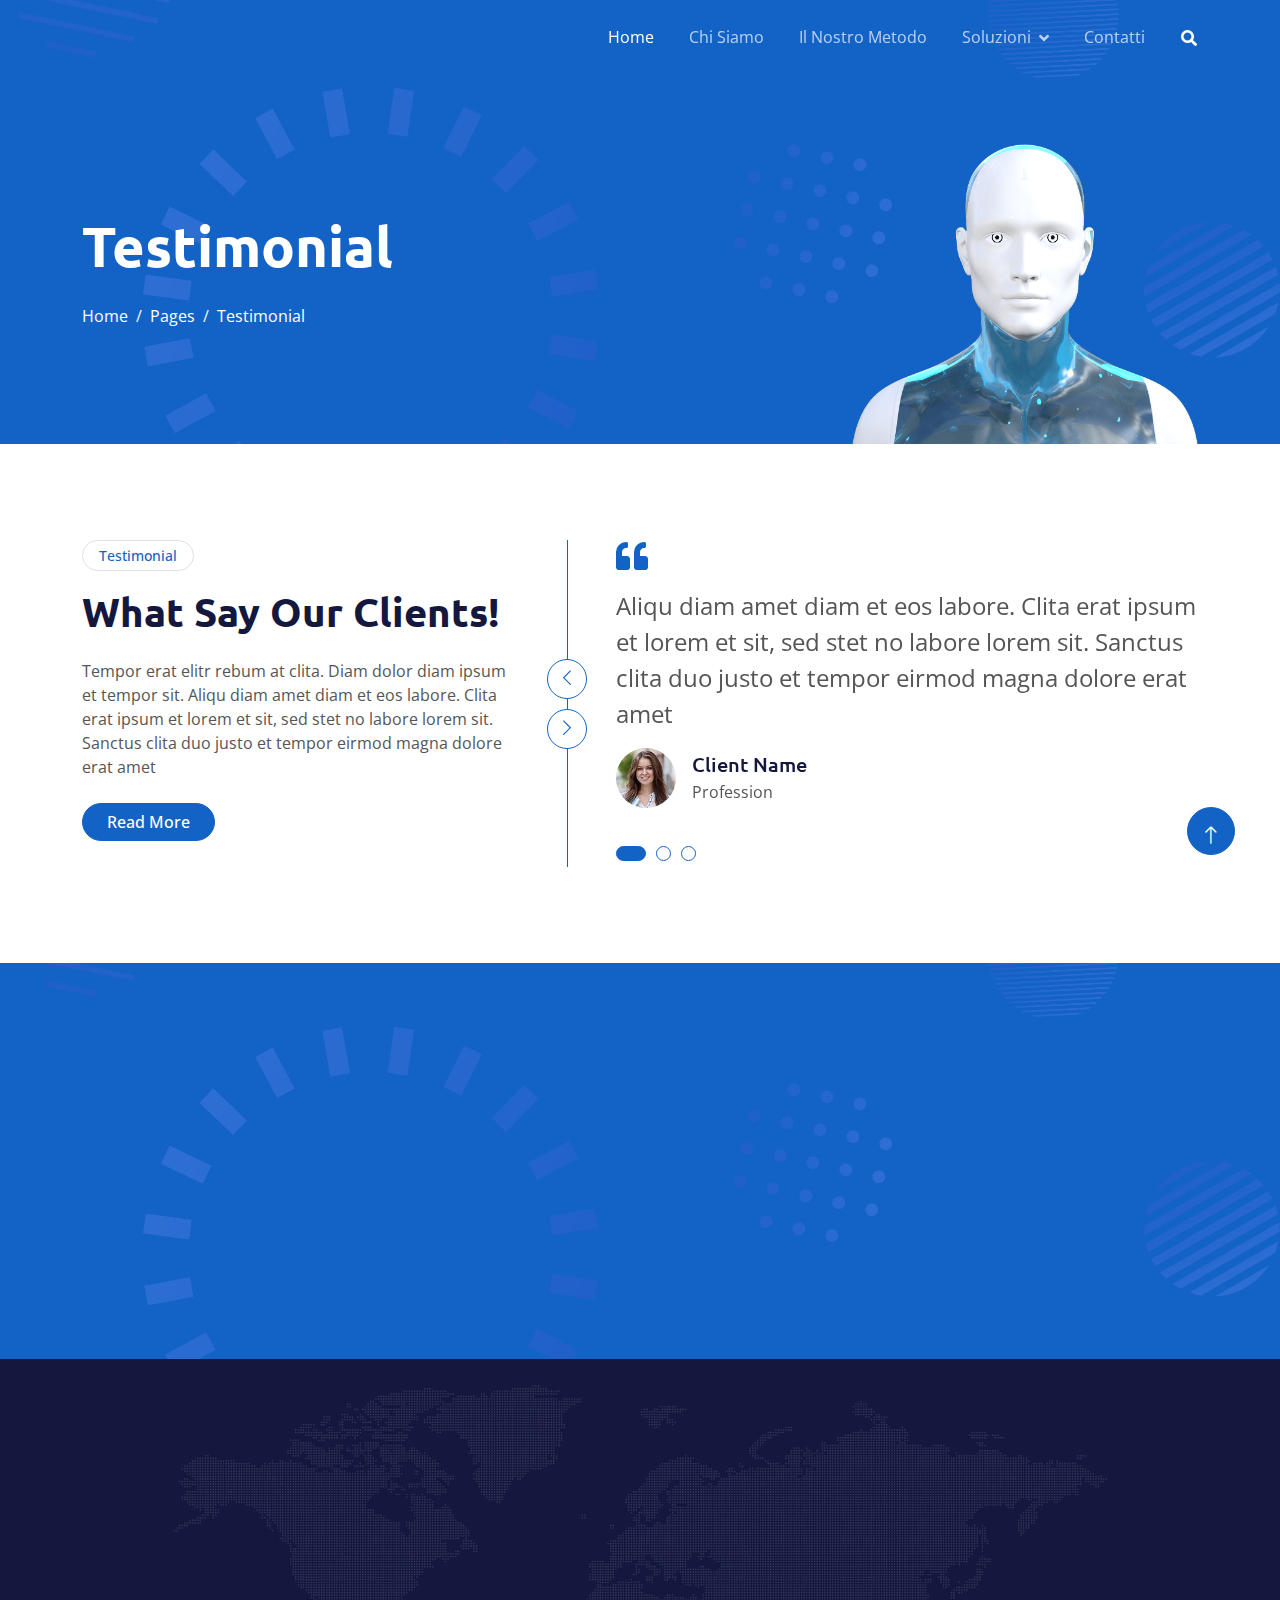
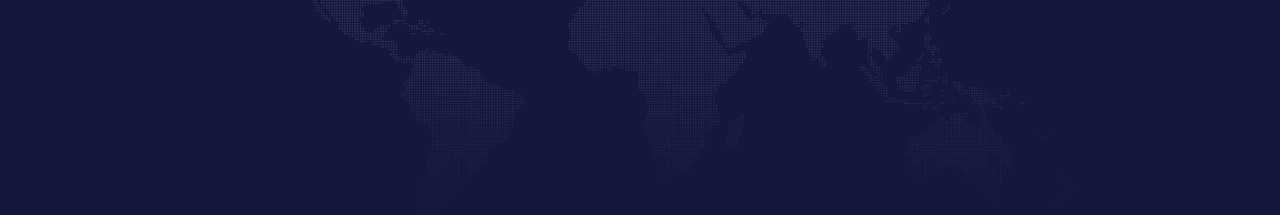
<file: professionisti.html>
<!DOCTYPE html>
<html lang="en">

<head>
    <meta charset="utf-8">
    <title>AI.Tech - Artificial Intelligence HTML Template</title>
    <meta content="width=device-width, initial-scale=1.0" name="viewport">
    <meta content="" name="keywords">
    <meta content="" name="description">

    <!-- Favicon -->
    <link href="img/favicon.ico" rel="icon">

    <!-- Google Web Fonts -->
    <link rel="preconnect" href="https://fonts.googleapis.com">
    <link rel="preconnect" href="https://fonts.gstatic.com" crossorigin>
    <link href="https://fonts.googleapis.com/css2?family=Open+Sans:wght@400;600&family=Ubuntu:wght@500;700&display=swap"
        rel="stylesheet">

    <!-- Icon Font Stylesheet -->
    <link href="https://cdnjs.cloudflare.com/ajax/libs/font-awesome/5.10.0/css/all.min.css" rel="stylesheet">
    <link href="https://cdn.jsdelivr.net/npm/bootstrap-icons@1.4.1/font/bootstrap-icons.css" rel="stylesheet">

    <!-- Libraries Stylesheet -->
    <link href="lib/animate/animate.min.css" rel="stylesheet">
    <link href="lib/owlcarousel/assets/owl.carousel.min.css" rel="stylesheet">

    <!-- Customized Bootstrap Stylesheet -->
    <link href="css/bootstrap.min.css" rel="stylesheet">

    <!-- Template Stylesheet -->
    <link href="css/style.css" rel="stylesheet">
</head>

<body>
    <!-- Spinner Start -->
    <div id="spinner"
        class="show bg-white position-fixed translate-middle w-100 vh-100 top-50 start-50 d-flex align-items-center justify-content-center">
        <div class="spinner-grow text-primary" style="width: 3rem; height: 3rem;" role="status">
            <span class="sr-only">Loading...</span>
        </div>
    </div>
    <!-- Spinner End -->


    <!-- Navbar Start -->
    <div class="container-fluid sticky-top">
        <div class="container">
            <nav class="navbar navbar-expand-lg navbar-dark p-0">
                <a href="index.html" class="navbar-brand">
                    <h1 class="text-white"><span class="text-dark"></span></h1>
                </a>
                <button type="button" class="navbar-toggler ms-auto me-0" data-bs-toggle="collapse"
                    data-bs-target="#navbarCollapse">
                    <span class="navbar-toggler-icon"></span>
                </button>
                <div class="collapse navbar-collapse" id="navbarCollapse">
                    <div class="navbar-nav ms-auto">
                        <a href="index.html" class="nav-item nav-link active">Home</a>
                        <a href="chi-siamo.html" class="nav-item nav-link">Chi Siamo</a>
                        <a href="il-nostro-metodo.html" class="nav-item nav-link">Il Nostro Metodo</a>
                        <!-- <a href="project.html" class="nav-item nav-link">Projects</a> -->
                        <div class="nav-item dropdown">
                            <a href="#" class="nav-link dropdown-toggle" data-bs-toggle="dropdown">Soluzioni</a>
                            <div class="dropdown-menu bg-light mt-2">
                                <a href="siti-vetrina.html" class="dropdown-item">Siti Vetrina</a>
                                <a href="blog-magazine.html" class="dropdown-item">Blog e Magazie</a>
                                <a href="siti-aziendali.html" class="dropdown-item">Siti Aziendali</a>
                                <a href="professionisti.html" class="dropdown-item">Professionisti</a>
                                <a href="ecommerce.html" class="dropdown-item">Ecommerce</a>
                                <a href="landing-page.html" class="dropdown-item">Landing Page</a>
                            </div>
                        </div>
                        <a href="contatti.html" class="nav-item nav-link">Contatti</a>
                    </div>
                    <butaton type="button" class="btn text-white p-0 d-none d-lg-block" data-bs-toggle="modal"
                        data-bs-target="#searchModal"><i class="fa fa-search"></i></butaton>
                </div>
            </nav>
        </div>
    </div>
    <!-- Navbar End -->


    <!-- Hero Start -->
    <div class="container-fluid pt-5 bg-primary hero-header">
        <div class="container pt-5">
            <div class="row g-5 pt-5">
                <div class="col-lg-6 align-self-center text-center text-lg-start mb-lg-5">
                    <h1 class="display-4 text-white mb-4 animated slideInRight">Testimonial</h1>
                    <nav aria-label="breadcrumb">
                        <ol class="breadcrumb justify-content-center justify-content-lg-start mb-0">
                            <li class="breadcrumb-item"><a class="text-white" href="#">Home</a></li>
                            <li class="breadcrumb-item"><a class="text-white" href="#">Pages</a></li>
                            <li class="breadcrumb-item text-white active" aria-current="page">Testimonial</li>
                        </ol>
                    </nav>
                </div>
                <div class="col-lg-6 align-self-end text-center text-lg-end">
                    <img class="img-fluid" src="img/hero-img.png" alt="" style="max-height: 300px;">
                </div>
            </div>
        </div>
    </div>
    <!-- Hero End -->


    <!-- Full Screen Search Start -->
    <div class="modal fade" id="searchModal" tabindex="-1">
        <div class="modal-dialog modal-fullscreen">
            <div class="modal-content" style="background: rgba(20, 24, 62, 0.7);">
                <div class="modal-header border-0">
                    <button type="button" class="btn btn-square bg-white btn-close" data-bs-dismiss="modal"
                        aria-label="Close"></button>
                </div>
                <div class="modal-body d-flex align-items-center justify-content-center">
                    <div class="input-group" style="max-width: 600px;">
                        <input type="text" class="form-control bg-transparent border-light p-3"
                            placeholder="Type search keyword">
                        <button class="btn btn-light px-4"><i class="bi bi-search"></i></button>
                    </div>
                </div>
            </div>
        </div>
    </div>
    <!-- Full Screen Search End -->


    <!-- Testimonial Start -->
    <div class="container-xxl py-5">
        <div class="container py-5">
            <div class="row g-5">
                <div class="col-lg-5 wow fadeIn" data-wow-delay="0.1s">
                    <div class="btn btn-sm border rounded-pill text-primary px-3 mb-3">Testimonial</div>
                    <h1 class="mb-4">What Say Our Clients!</h1>
                    <p class="mb-4">Tempor erat elitr rebum at clita. Diam dolor diam ipsum et tempor sit. Aliqu diam
                        amet diam et eos labore. Clita erat ipsum et lorem et sit, sed stet no labore lorem sit. Sanctus
                        clita duo justo et tempor eirmod magna dolore erat amet</p>
                    <a class="btn btn-primary rounded-pill px-4" href="">Read More</a>
                </div>
                <div class="col-lg-7 wow fadeIn" data-wow-delay="0.5s">
                    <div class="owl-carousel testimonial-carousel border-start border-primary">
                        <div class="testimonial-item ps-5">
                            <i class="fa fa-quote-left fa-2x text-primary mb-3"></i>
                            <p class="fs-4">Aliqu diam amet diam et eos labore. Clita erat ipsum et lorem et sit, sed stet no labore lorem sit. Sanctus clita duo justo et tempor eirmod magna dolore erat amet</p>
                            <div class="d-flex align-items-center">
                                <img class="img-fluid flex-shrink-0 rounded-circle" src="img/testimonial-1.jpg"
                                    style="width: 60px; height: 60px;">
                                <div class="ps-3">
                                    <h5 class="mb-1">Client Name</h5>
                                    <span>Profession</span>
                                </div>
                            </div>
                        </div>
                        <div class="testimonial-item ps-5">
                            <i class="fa fa-quote-left fa-2x text-primary mb-3"></i>
                            <p class="fs-4">Aliqu diam amet diam et eos labore. Clita erat ipsum et lorem et sit, sed stet no labore lorem sit. Sanctus clita duo justo et tempor eirmod magna dolore erat amet</p>
                            <div class="d-flex align-items-center">
                                <img class="img-fluid flex-shrink-0 rounded-circle" src="img/testimonial-2.jpg"
                                    style="width: 60px; height: 60px;">
                                <div class="ps-3">
                                    <h5 class="mb-1">Client Name</h5>
                                    <span>Profession</span>
                                </div>
                            </div>
                        </div>
                        <div class="testimonial-item ps-5">
                            <i class="fa fa-quote-left fa-2x text-primary mb-3"></i>
                            <p class="fs-4">Aliqu diam amet diam et eos labore. Clita erat ipsum et lorem et sit, sed stet no labore lorem sit. Sanctus clita duo justo et tempor eirmod magna dolore erat amet</p>
                            <div class="d-flex align-items-center">
                                <img class="img-fluid flex-shrink-0 rounded-circle" src="img/testimonial-3.jpg"
                                    style="width: 60px; height: 60px;">
                                <div class="ps-3">
                                    <h5 class="mb-1">Client Name</h5>
                                    <span>Profession</span>
                                </div>
                            </div>
                        </div>
                    </div>
                </div>
            </div>
        </div>
    </div>
    <!-- Testimonial End -->


    <!-- Newsletter Start -->
    <div class="container-fluid bg-primary newsletter py-5">
        <div class="container">
            <div class="row g-5 align-items-center">
                <div class="col-md-5 ps-lg-0 pt-5 pt-md-0 text-start wow fadeIn" data-wow-delay="0.3s">
                    <img class="img-fluid" src="img/newsletter.png" alt="">
                </div>
                <div class="col-md-7 py-5 newsletter-text wow fadeIn" data-wow-delay="0.5s">
                    <div class="btn btn-sm border rounded-pill text-white px-3 mb-3">Newsletter</div>
                    <h1 class="text-white mb-4">Let's subscribe the newsletter</h1>
                    <div class="position-relative w-100 mt-3 mb-2">
                        <input class="form-control border-0 rounded-pill w-100 ps-4 pe-5" type="text"
                            placeholder="Enter Your Email" style="height: 48px;">
                        <button type="button" class="btn shadow-none position-absolute top-0 end-0 mt-1 me-2"><i
                                class="fa fa-paper-plane text-primary fs-4"></i></button>
                    </div>
                    <small class="text-white-50">Diam sed sed dolor stet amet eirmod</small>
                </div>
            </div>
        </div>
    </div>
    <!-- Newsletter End -->


    <!-- Footer Start -->
    <div class="container-fluid bg-dark text-white-50 footer pt-5">
        <div class="container py-5">
            <div class="row g-5">
                <div class="col-md-6 col-lg-3 wow fadeIn" data-wow-delay="0.1s">
                    <a href="index.html" class="d-inline-block mb-3">
                        <h1 class="text-white">AI<span class="text-primary">.</span>Tech</h1>
                    </a>
                    <p class="mb-0">Tempor erat elitr rebum at clita. Diam dolor diam ipsum et tempor sit. Aliqu diam
                        amet diam et eos labore. Clita erat ipsum et lorem et sit, sed stet no labore lorem sit. Sanctus
                        clita duo justo et tempor</p>
                </div>
                <div class="col-md-6 col-lg-3 wow fadeIn" data-wow-delay="0.3s">
                    <h5 class="text-white mb-4">Get In Touch</h5>
                    <p><i class="fa fa-map-marker-alt me-3"></i>123 Street, New York, USA</p>
                    <p><i class="fa fa-phone-alt me-3"></i>+012 345 67890</p>
                    <p><i class="fa fa-envelope me-3"></i>info@example.com</p>
                    <div class="d-flex pt-2">
                        <a class="btn btn-outline-light btn-social" href=""><i class="fab fa-twitter"></i></a>
                        <a class="btn btn-outline-light btn-social" href=""><i class="fab fa-facebook-f"></i></a>
                        <a class="btn btn-outline-light btn-social" href=""><i class="fab fa-youtube"></i></a>
                        <a class="btn btn-outline-light btn-social" href=""><i class="fab fa-instagram"></i></a>
                        <a class="btn btn-outline-light btn-social" href=""><i class="fab fa-linkedin-in"></i></a>
                    </div>
                </div>
                <div class="col-md-6 col-lg-3 wow fadeIn" data-wow-delay="0.5s">
                    <h5 class="text-white mb-4">Popular Link</h5>
                    <a class="btn btn-link" href="">About Us</a>
                    <a class="btn btn-link" href="">Contact Us</a>
                    <a class="btn btn-link" href="">Privacy Policy</a>
                    <a class="btn btn-link" href="">Terms & Condition</a>
                    <a class="btn btn-link" href="">Career</a>
                </div>
                <div class="col-md-6 col-lg-3 wow fadeIn" data-wow-delay="0.7s">
                    <h5 class="text-white mb-4">Our Services</h5>
                    <a class="btn btn-link" href="">Robotic Automation</a>
                    <a class="btn btn-link" href="">Machine learning</a>
                    <a class="btn btn-link" href="">Predictive Analysis</a>
                    <a class="btn btn-link" href="">Data Science</a>
                    <a class="btn btn-link" href="">Robot Technology</a>
                </div>
            </div>
        </div>
        <div class="container wow fadeIn" data-wow-delay="0.1s">
            <div class="copyright">
                <div class="row">
                    <div class="col-md-6 text-center text-md-start mb-3 mb-md-0">
                        &copy; <a class="border-bottom" href="#">Your Site Name</a>, All Right Reserved.

                        <!--/*** This template is free as long as you keep the footer author’s credit link/attribution link/backlink. If you'd like to use the template without the footer author’s credit link/attribution link/backlink, you can purchase the Credit Removal License from "https://htmlcodex.com/credit-removal". Thank you for your support. ***/-->
                        Designed By <a class="border-bottom" href="https://htmlcodex.com">HTML Codex</a>
                    </div>
                    <div class="col-md-6 text-center text-md-end">
                        <div class="footer-menu">
                            <a href="">Home</a>
                            <a href="">Cookies</a>
                            <a href="">Help</a>
                            <a href="">FAQs</a>
                        </div>
                    </div>
                </div>
            </div>
        </div>
    </div>
    <!-- Footer End -->


    <!-- Back to Top -->
    <a href="#" class="btn btn-lg btn-primary btn-lg-square back-to-top pt-2"><i class="bi bi-arrow-up"></i></a>


    <!-- JavaScript Libraries -->
    <script src="https://ajax.googleapis.com/ajax/libs/jquery/3.6.1/jquery.min.js"></script>
    <script src="https://cdn.jsdelivr.net/npm/bootstrap@5.0.0/dist/js/bootstrap.bundle.min.js"></script>
    <script src="lib/wow/wow.min.js"></script>
    <script src="lib/easing/easing.min.js"></script>
    <script src="lib/waypoints/waypoints.min.js"></script>
    <script src="lib/counterup/counterup.min.js"></script>
    <script src="lib/owlcarousel/owl.carousel.min.js"></script>

    <!-- Template Javascript -->
    <script src="js/main.js"></script>
</body>

</html>
</file>
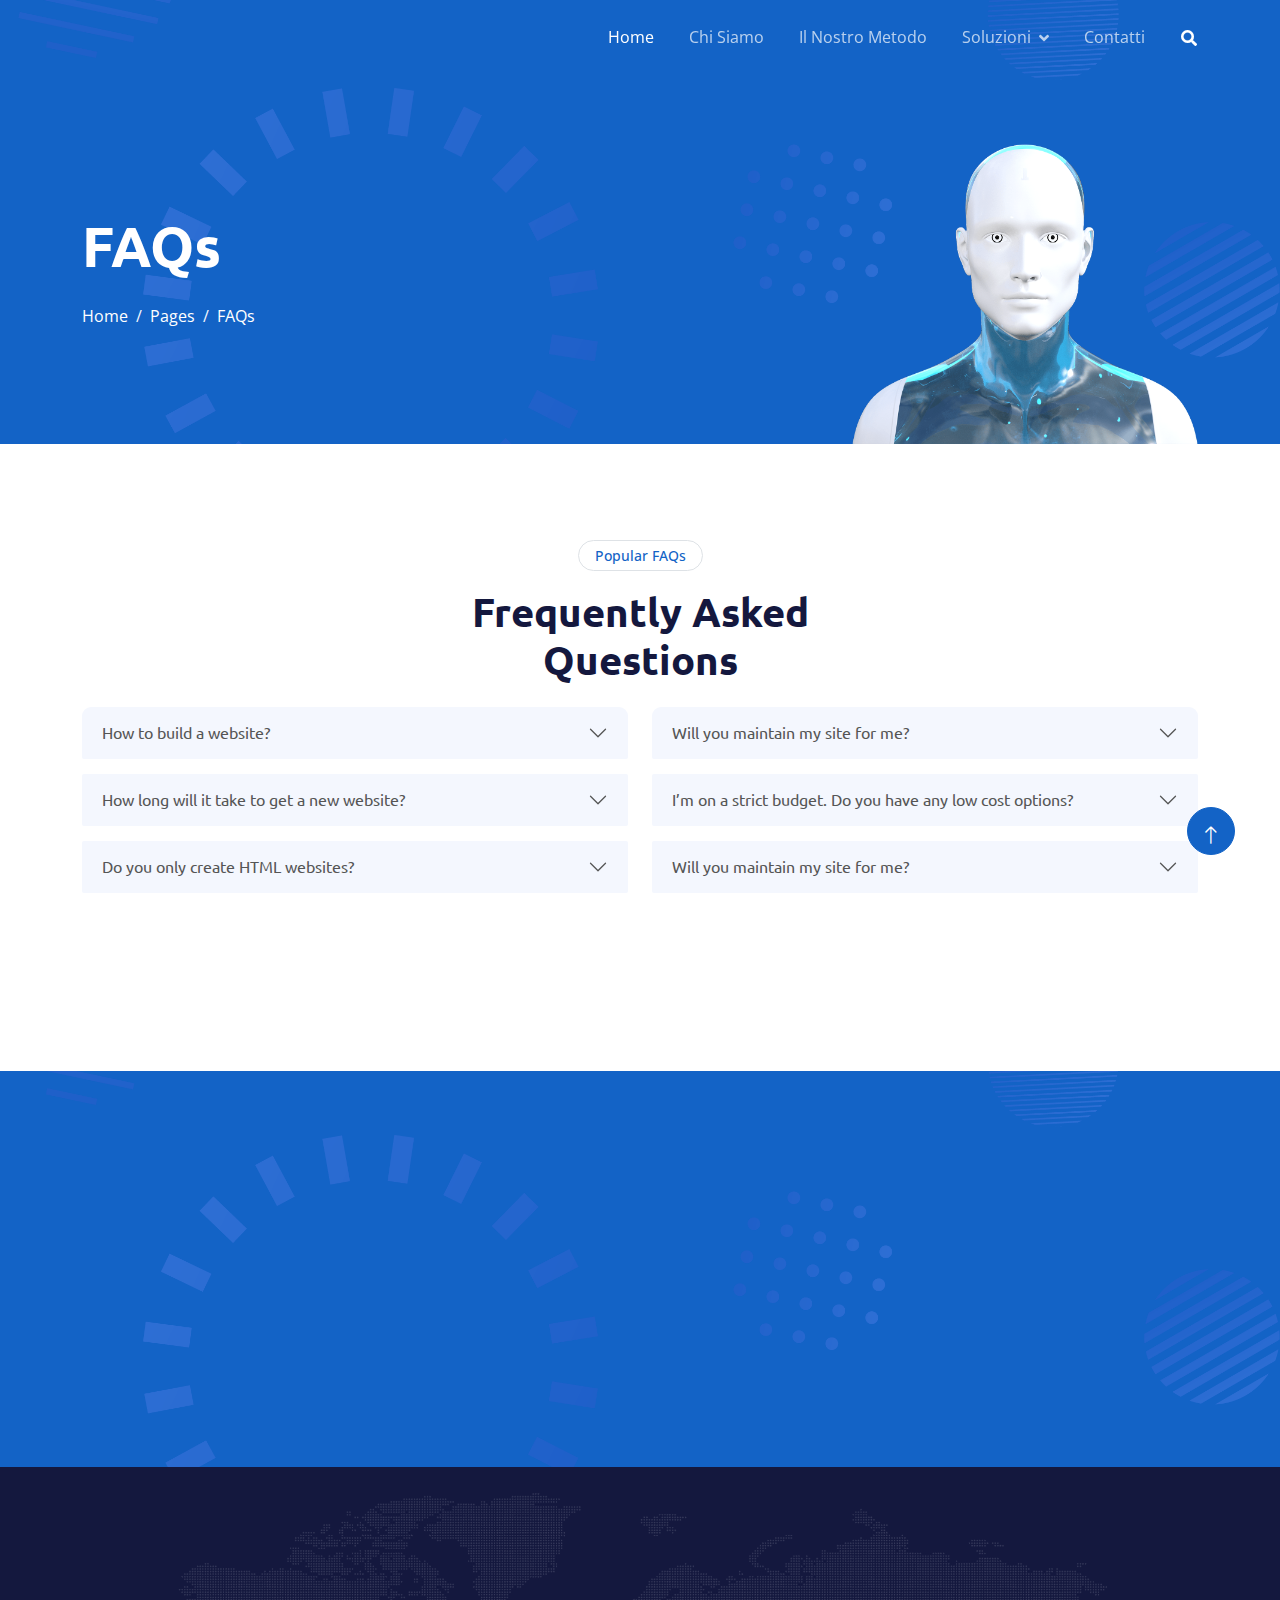
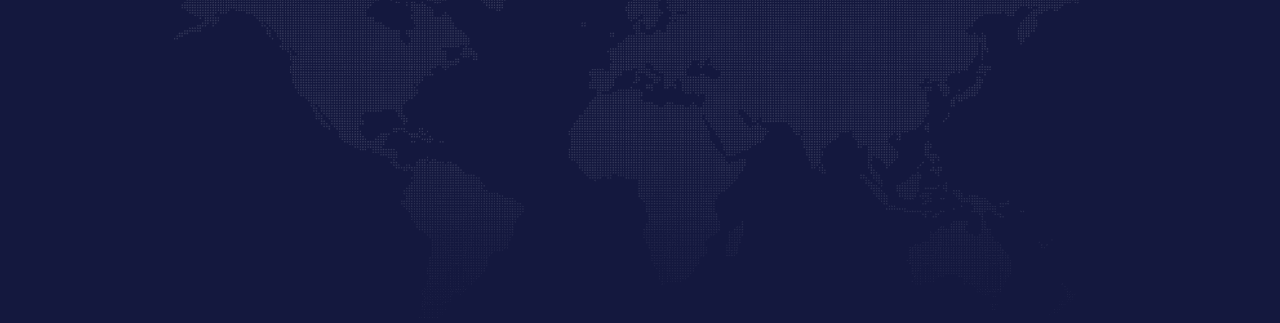
<file: siti-aziendali.html>
<!DOCTYPE html>
<html lang="en">

<head>
    <meta charset="utf-8">
    <title>AI.Tech - Artificial Intelligence HTML Template</title>
    <meta content="width=device-width, initial-scale=1.0" name="viewport">
    <meta content="" name="keywords">
    <meta content="" name="description">

    <!-- Favicon -->
    <link href="img/favicon.ico" rel="icon">

    <!-- Google Web Fonts -->
    <link rel="preconnect" href="https://fonts.googleapis.com">
    <link rel="preconnect" href="https://fonts.gstatic.com" crossorigin>
    <link href="https://fonts.googleapis.com/css2?family=Open+Sans:wght@400;600&family=Ubuntu:wght@500;700&display=swap"
        rel="stylesheet">

    <!-- Icon Font Stylesheet -->
    <link href="https://cdnjs.cloudflare.com/ajax/libs/font-awesome/5.10.0/css/all.min.css" rel="stylesheet">
    <link href="https://cdn.jsdelivr.net/npm/bootstrap-icons@1.4.1/font/bootstrap-icons.css" rel="stylesheet">

    <!-- Libraries Stylesheet -->
    <link href="lib/animate/animate.min.css" rel="stylesheet">
    <link href="lib/owlcarousel/assets/owl.carousel.min.css" rel="stylesheet">

    <!-- Customized Bootstrap Stylesheet -->
    <link href="css/bootstrap.min.css" rel="stylesheet">

    <!-- Template Stylesheet -->
    <link href="css/style.css" rel="stylesheet">
</head>

<body>
    <!-- Spinner Start -->
    <div id="spinner"
        class="show bg-white position-fixed translate-middle w-100 vh-100 top-50 start-50 d-flex align-items-center justify-content-center">
        <div class="spinner-grow text-primary" style="width: 3rem; height: 3rem;" role="status">
            <span class="sr-only">Loading...</span>
        </div>
    </div>
    <!-- Spinner End -->


    <!-- Navbar Start -->
    <div class="container-fluid sticky-top">
        <div class="container">
            <nav class="navbar navbar-expand-lg navbar-dark p-0">
                <a href="index.html" class="navbar-brand">
                    <h1 class="text-white"><span class="text-dark"></span></h1>
                </a>
                <button type="button" class="navbar-toggler ms-auto me-0" data-bs-toggle="collapse"
                    data-bs-target="#navbarCollapse">
                    <span class="navbar-toggler-icon"></span>
                </button>
                <div class="collapse navbar-collapse" id="navbarCollapse">
                    <div class="navbar-nav ms-auto">
                        <a href="index.html" class="nav-item nav-link active">Home</a>
                        <a href="chi-siamo.html" class="nav-item nav-link">Chi Siamo</a>
                        <a href="il-nostro-metodo.html" class="nav-item nav-link">Il Nostro Metodo</a>
                        <!-- <a href="project.html" class="nav-item nav-link">Projects</a> -->
                        <div class="nav-item dropdown">
                            <a href="#" class="nav-link dropdown-toggle" data-bs-toggle="dropdown">Soluzioni</a>
                            <div class="dropdown-menu bg-light mt-2">
                                <a href="siti-vetrina.html" class="dropdown-item">Siti Vetrina</a>
                                <a href="blog-magazine.html" class="dropdown-item">Blog e Magazie</a>
                                <a href="siti-aziendali.html" class="dropdown-item">Siti Aziendali</a>
                                <a href="professionisti.html" class="dropdown-item">Professionisti</a>
                                <a href="ecommerce.html" class="dropdown-item">Ecommerce</a>
                                <a href="landing-page.html" class="dropdown-item">Landing Page</a>
                            </div>
                        </div>
                        <a href="contatti.html" class="nav-item nav-link">Contatti</a>
                    </div>
                    <butaton type="button" class="btn text-white p-0 d-none d-lg-block" data-bs-toggle="modal"
                        data-bs-target="#searchModal"><i class="fa fa-search"></i></butaton>
                </div>
            </nav>
        </div>
    </div>
    <!-- Navbar End -->


    <!-- Hero Start -->
    <div class="container-fluid pt-5 bg-primary hero-header">
        <div class="container pt-5">
            <div class="row g-5 pt-5">
                <div class="col-lg-6 align-self-center text-center text-lg-start mb-lg-5">
                    <h1 class="display-4 text-white mb-4 animated slideInRight">FAQs</h1>
                    <nav aria-label="breadcrumb">
                        <ol class="breadcrumb justify-content-center justify-content-lg-start mb-0">
                            <li class="breadcrumb-item"><a class="text-white" href="#">Home</a></li>
                            <li class="breadcrumb-item"><a class="text-white" href="#">Pages</a></li>
                            <li class="breadcrumb-item text-white active" aria-current="page">FAQs</li>
                        </ol>
                    </nav>
                </div>
                <div class="col-lg-6 align-self-end text-center text-lg-end">
                    <img class="img-fluid" src="img/hero-img.png" alt="" style="max-height: 300px;">
                </div>
            </div>
        </div>
    </div>
    <!-- Hero End -->


    <!-- Full Screen Search Start -->
    <div class="modal fade" id="searchModal" tabindex="-1">
        <div class="modal-dialog modal-fullscreen">
            <div class="modal-content" style="background: rgba(20, 24, 62, 0.7);">
                <div class="modal-header border-0">
                    <button type="button" class="btn btn-square bg-white btn-close" data-bs-dismiss="modal"
                        aria-label="Close"></button>
                </div>
                <div class="modal-body d-flex align-items-center justify-content-center">
                    <div class="input-group" style="max-width: 600px;">
                        <input type="text" class="form-control bg-transparent border-light p-3"
                            placeholder="Type search keyword">
                        <button class="btn btn-light px-4"><i class="bi bi-search"></i></button>
                    </div>
                </div>
            </div>
        </div>
    </div>
    <!-- Full Screen Search End -->


    <!-- FAQs Start -->
    <div class="container-fluid py-5">
        <div class="container py-5">
            <div class="mx-auto text-center wow fadeIn" data-wow-delay="0.1s" style="max-width: 500px;">
                <div class="btn btn-sm border rounded-pill text-primary px-3 mb-3">Popular FAQs</div>
                <h1 class="mb-4">Frequently Asked Questions</h1>
            </div>
            <div class="row">
                <div class="col-lg-6">
                    <div class="accordion" id="accordionFAQ1">
                        <div class="accordion-item wow fadeIn" data-wow-delay="0.1s">
                            <h2 class="accordion-header" id="headingOne">
                                <button class="accordion-button collapsed" type="button" data-bs-toggle="collapse"
                                    data-bs-target="#collapseOne" aria-expanded="false" aria-controls="collapseOne">
                                    How to build a website?
                                </button>
                            </h2>
                            <div id="collapseOne" class="accordion-collapse collapse" aria-labelledby="headingOne"
                                data-bs-parent="#accordionFAQ1">
                                <div class="accordion-body">
                                    Dolor nonumy tempor elitr et rebum ipsum sit duo duo. Diam sed sed magna et magna diam aliquyam amet dolore ipsum erat duo. Sit rebum magna duo labore no diam.
                                </div>
                            </div>
                        </div>
                        <div class="accordion-item wow fadeIn" data-wow-delay="0.2s">
                            <h2 class="accordion-header" id="headingTwo">
                                <button class="accordion-button collapsed" type="button" data-bs-toggle="collapse"
                                    data-bs-target="#collapseTwo" aria-expanded="false" aria-controls="collapseTwo">
                                    How long will it take to get a new website?
                                </button>
                            </h2>
                            <div id="collapseTwo" class="accordion-collapse collapse" aria-labelledby="headingTwo"
                                data-bs-parent="#accordionFAQ1">
                                <div class="accordion-body">
                                    Dolor nonumy tempor elitr et rebum ipsum sit duo duo. Diam sed sed magna et magna diam aliquyam amet dolore ipsum erat duo. Sit rebum magna duo labore no diam.
                                </div>
                            </div>
                        </div>
                        <div class="accordion-item wow fadeIn" data-wow-delay="0.3s">
                            <h2 class="accordion-header" id="headingThree">
                                <button class="accordion-button collapsed" type="button" data-bs-toggle="collapse"
                                    data-bs-target="#collapseThree" aria-expanded="false" aria-controls="collapseThree">
                                    Do you only create HTML websites?
                                </button>
                            </h2>
                            <div id="collapseThree" class="accordion-collapse collapse" aria-labelledby="headingThree"
                                data-bs-parent="#accordionFAQ1">
                                <div class="accordion-body">
                                    Dolor nonumy tempor elitr et rebum ipsum sit duo duo. Diam sed sed magna et magna diam aliquyam amet dolore ipsum erat duo. Sit rebum magna duo labore no diam.
                                </div>
                            </div>
                        </div>
                        <div class="accordion-item wow fadeIn" data-wow-delay="0.4s">
                            <h2 class="accordion-header" id="headingFour">
                                <button class="accordion-button collapsed" type="button" data-bs-toggle="collapse"
                                    data-bs-target="#collapseFour" aria-expanded="true" aria-controls="collapseFour">
                                    Will my website be mobile-friendly?
                                </button>
                            </h2>
                            <div id="collapseFour" class="accordion-collapse collapse" aria-labelledby="headingFour"
                                data-bs-parent="#accordionFAQ1">
                                <div class="accordion-body">
                                    Dolor nonumy tempor elitr et rebum ipsum sit duo duo. Diam sed sed magna et magna diam aliquyam amet dolore ipsum erat duo. Sit rebum magna duo labore no diam.
                                </div>
                            </div>
                        </div>
                    </div>
                </div>
                <div class="col-lg-6">
                    <div class="accordion" id="accordionFAQ2">
                        <div class="accordion-item wow fadeIn" data-wow-delay="0.5s">
                            <h2 class="accordion-header" id="headingFive">
                                <button class="accordion-button collapsed" type="button" data-bs-toggle="collapse"
                                    data-bs-target="#collapseFive" aria-expanded="false" aria-controls="collapseFive">
                                    Will you maintain my site for me?
                                </button>
                            </h2>
                            <div id="collapseFive" class="accordion-collapse collapse" aria-labelledby="headingFive"
                                data-bs-parent="#accordionFAQ2">
                                <div class="accordion-body">
                                    Dolor nonumy tempor elitr et rebum ipsum sit duo duo. Diam sed sed magna et magna diam aliquyam amet dolore ipsum erat duo. Sit rebum magna duo labore no diam.
                                </div>
                            </div>
                        </div>
                        <div class="accordion-item wow fadeIn" data-wow-delay="0.6s">
                            <h2 class="accordion-header" id="headingSix">
                                <button class="accordion-button collapsed" type="button" data-bs-toggle="collapse"
                                    data-bs-target="#collapseSix" aria-expanded="false" aria-controls="collapseSix">
                                    I’m on a strict budget. Do you have any low cost options?
                                </button>
                            </h2>
                            <div id="collapseSix" class="accordion-collapse collapse" aria-labelledby="headingSix"
                                data-bs-parent="#accordionFAQ2">
                                <div class="accordion-body">
                                    Dolor nonumy tempor elitr et rebum ipsum sit duo duo. Diam sed sed magna et magna diam aliquyam amet dolore ipsum erat duo. Sit rebum magna duo labore no diam.
                                </div>
                            </div>
                        </div>
                        <div class="accordion-item wow fadeIn" data-wow-delay="0.7s">
                            <h2 class="accordion-header" id="headingSeven">
                                <button class="accordion-button collapsed" type="button" data-bs-toggle="collapse"
                                    data-bs-target="#collapseSeven" aria-expanded="false" aria-controls="collapseSeven">
                                    Will you maintain my site for me?
                                </button>
                            </h2>
                            <div id="collapseSeven" class="accordion-collapse collapse" aria-labelledby="headingSeven"
                                data-bs-parent="#accordionFAQ2">
                                <div class="accordion-body">
                                    Dolor nonumy tempor elitr et rebum ipsum sit duo duo. Diam sed sed magna et magna diam aliquyam amet dolore ipsum erat duo. Sit rebum magna duo labore no diam.
                                </div>
                            </div>
                        </div>
                        <div class="accordion-item wow fadeIn" data-wow-delay="0.8s">
                            <h2 class="accordion-header" id="headingEight">
                                <button class="accordion-button collapsed" type="button" data-bs-toggle="collapse"
                                    data-bs-target="#collapseEight" aria-expanded="false" aria-controls="collapseEight">
                                    I’m on a strict budget. Do you have any low cost options?
                                </button>
                            </h2>
                            <div id="collapseEight" class="accordion-collapse collapse" aria-labelledby="headingEight"
                                data-bs-parent="#accordionFAQ2">
                                <div class="accordion-body">
                                    Dolor nonumy tempor elitr et rebum ipsum sit duo duo. Diam sed sed magna et magna diam aliquyam amet dolore ipsum erat duo. Sit rebum magna duo labore no diam.
                                </div>
                            </div>
                        </div>
                    </div>
                </div>
            </div>
        </div>
    </div>
    <!-- FAQs Start -->


    <!-- Newsletter Start -->
    <div class="container-fluid bg-primary newsletter py-5">
        <div class="container">
            <div class="row g-5 align-items-center">
                <div class="col-md-5 ps-lg-0 pt-5 pt-md-0 text-start wow fadeIn" data-wow-delay="0.3s">
                    <img class="img-fluid" src="img/newsletter.png" alt="">
                </div>
                <div class="col-md-7 py-5 newsletter-text wow fadeIn" data-wow-delay="0.5s">
                    <div class="btn btn-sm border rounded-pill text-white px-3 mb-3">Newsletter</div>
                    <h1 class="text-white mb-4">Let's subscribe the newsletter</h1>
                    <div class="position-relative w-100 mt-3 mb-2">
                        <input class="form-control border-0 rounded-pill w-100 ps-4 pe-5" type="text"
                            placeholder="Enter Your Email" style="height: 48px;">
                        <button type="button" class="btn shadow-none position-absolute top-0 end-0 mt-1 me-2"><i
                                class="fa fa-paper-plane text-primary fs-4"></i></button>
                    </div>
                    <small class="text-white-50">Diam sed sed dolor stet amet eirmod</small>
                </div>
            </div>
        </div>
    </div>
    <!-- Newsletter End -->


    <!-- Footer Start -->
    <div class="container-fluid bg-dark text-white-50 footer pt-5">
        <div class="container py-5">
            <div class="row g-5">
                <div class="col-md-6 col-lg-3 wow fadeIn" data-wow-delay="0.1s">
                    <a href="index.html" class="d-inline-block mb-3">
                        <h1 class="text-white">AI<span class="text-primary">.</span>Tech</h1>
                    </a>
                    <p class="mb-0">Tempor erat elitr rebum at clita. Diam dolor diam ipsum et tempor sit. Aliqu diam
                        amet diam et eos labore. Clita erat ipsum et lorem et sit, sed stet no labore lorem sit. Sanctus
                        clita duo justo et tempor</p>
                </div>
                <div class="col-md-6 col-lg-3 wow fadeIn" data-wow-delay="0.3s">
                    <h5 class="text-white mb-4">Get In Touch</h5>
                    <p><i class="fa fa-map-marker-alt me-3"></i>123 Street, New York, USA</p>
                    <p><i class="fa fa-phone-alt me-3"></i>+012 345 67890</p>
                    <p><i class="fa fa-envelope me-3"></i>info@example.com</p>
                    <div class="d-flex pt-2">
                        <a class="btn btn-outline-light btn-social" href=""><i class="fab fa-twitter"></i></a>
                        <a class="btn btn-outline-light btn-social" href=""><i class="fab fa-facebook-f"></i></a>
                        <a class="btn btn-outline-light btn-social" href=""><i class="fab fa-youtube"></i></a>
                        <a class="btn btn-outline-light btn-social" href=""><i class="fab fa-instagram"></i></a>
                        <a class="btn btn-outline-light btn-social" href=""><i class="fab fa-linkedin-in"></i></a>
                    </div>
                </div>
                <div class="col-md-6 col-lg-3 wow fadeIn" data-wow-delay="0.5s">
                    <h5 class="text-white mb-4">Popular Link</h5>
                    <a class="btn btn-link" href="">About Us</a>
                    <a class="btn btn-link" href="">Contact Us</a>
                    <a class="btn btn-link" href="">Privacy Policy</a>
                    <a class="btn btn-link" href="">Terms & Condition</a>
                    <a class="btn btn-link" href="">Career</a>
                </div>
                <div class="col-md-6 col-lg-3 wow fadeIn" data-wow-delay="0.7s">
                    <h5 class="text-white mb-4">Our Services</h5>
                    <a class="btn btn-link" href="">Robotic Automation</a>
                    <a class="btn btn-link" href="">Machine learning</a>
                    <a class="btn btn-link" href="">Predictive Analysis</a>
                    <a class="btn btn-link" href="">Data Science</a>
                    <a class="btn btn-link" href="">Robot Technology</a>
                </div>
            </div>
        </div>
        <div class="container wow fadeIn" data-wow-delay="0.1s">
            <div class="copyright">
                <div class="row">
                    <div class="col-md-6 text-center text-md-start mb-3 mb-md-0">
                        &copy; <a class="border-bottom" href="#">Your Site Name</a>, All Right Reserved.

                        <!--/*** This template is free as long as you keep the footer author’s credit link/attribution link/backlink. If you'd like to use the template without the footer author’s credit link/attribution link/backlink, you can purchase the Credit Removal License from "https://htmlcodex.com/credit-removal". Thank you for your support. ***/-->
                        Designed By <a class="border-bottom" href="https://htmlcodex.com">HTML Codex</a>
                    </div>
                    <div class="col-md-6 text-center text-md-end">
                        <div class="footer-menu">
                            <a href="">Home</a>
                            <a href="">Cookies</a>
                            <a href="">Help</a>
                            <a href="">FAQs</a>
                        </div>
                    </div>
                </div>
            </div>
        </div>
    </div>
    <!-- Footer End -->


    <!-- Back to Top -->
    <a href="#" class="btn btn-lg btn-primary btn-lg-square back-to-top pt-2"><i class="bi bi-arrow-up"></i></a>


    <!-- JavaScript Libraries -->
    <script src="https://ajax.googleapis.com/ajax/libs/jquery/3.6.1/jquery.min.js"></script>
    <script src="https://cdn.jsdelivr.net/npm/bootstrap@5.0.0/dist/js/bootstrap.bundle.min.js"></script>
    <script src="lib/wow/wow.min.js"></script>
    <script src="lib/easing/easing.min.js"></script>
    <script src="lib/waypoints/waypoints.min.js"></script>
    <script src="lib/counterup/counterup.min.js"></script>
    <script src="lib/owlcarousel/owl.carousel.min.js"></script>

    <!-- Template Javascript -->
    <script src="js/main.js"></script>
</body>

</html>
</file>
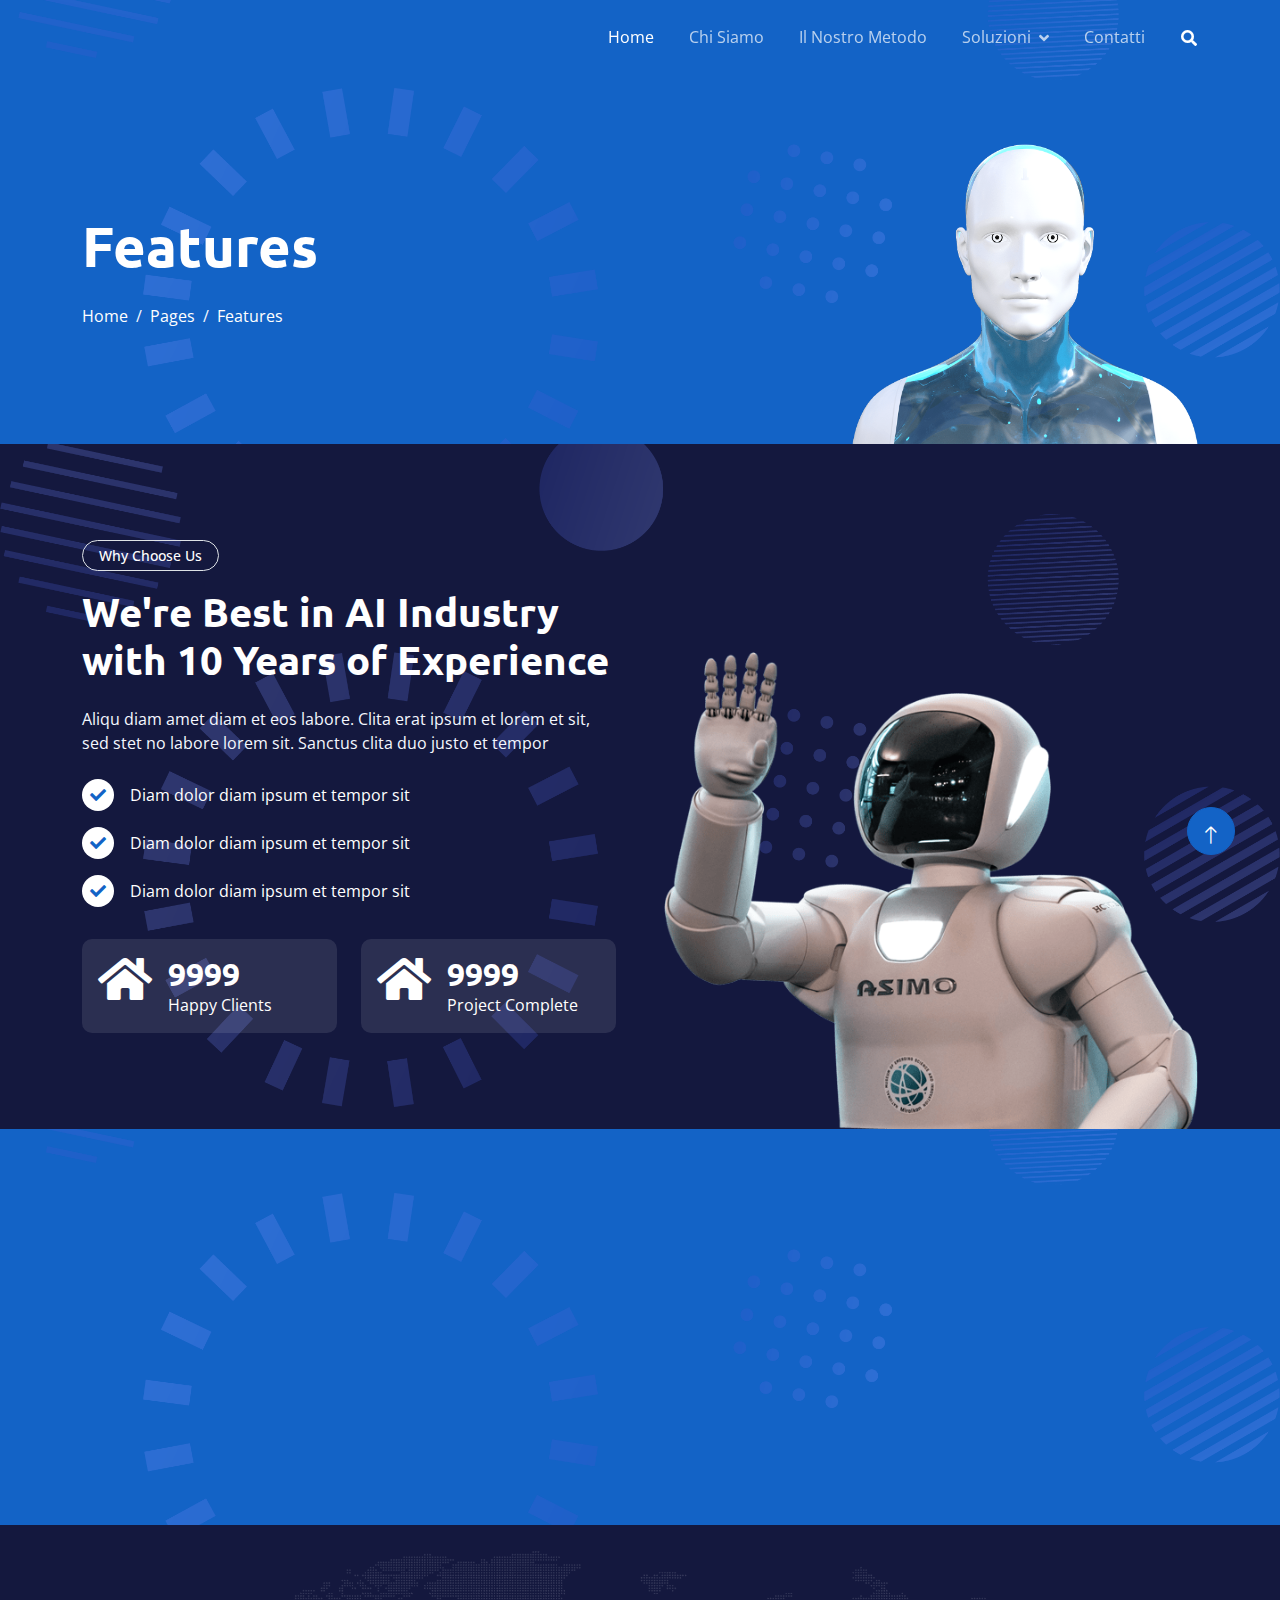
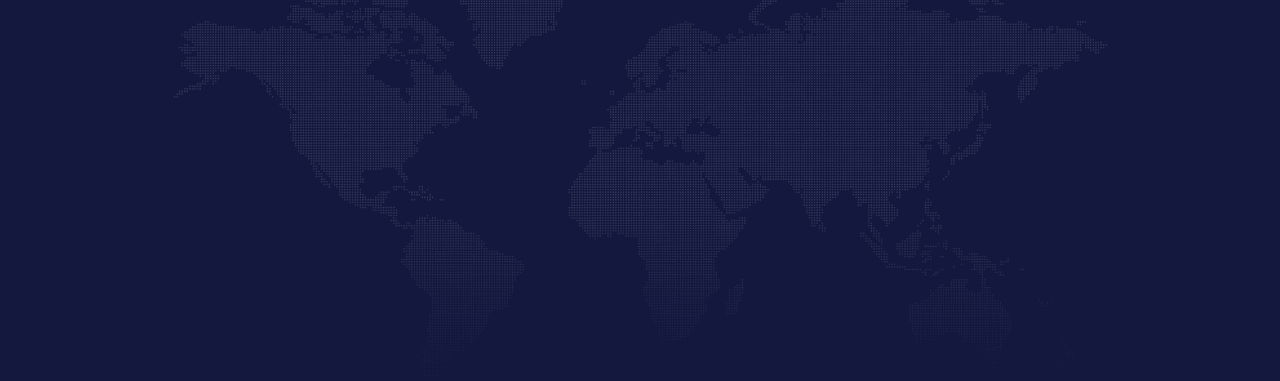
<file: siti-vetrina.html>
<!DOCTYPE html>
<html lang="en">

<head>
    <meta charset="utf-8">
    <title>AI.Tech - Artificial Intelligence HTML Template</title>
    <meta content="width=device-width, initial-scale=1.0" name="viewport">
    <meta content="" name="keywords">
    <meta content="" name="description">

    <!-- Favicon -->
    <link href="img/favicon.ico" rel="icon">

    <!-- Google Web Fonts -->
    <link rel="preconnect" href="https://fonts.googleapis.com">
    <link rel="preconnect" href="https://fonts.gstatic.com" crossorigin>
    <link href="https://fonts.googleapis.com/css2?family=Open+Sans:wght@400;600&family=Ubuntu:wght@500;700&display=swap"
        rel="stylesheet">

    <!-- Icon Font Stylesheet -->
    <link href="https://cdnjs.cloudflare.com/ajax/libs/font-awesome/5.10.0/css/all.min.css" rel="stylesheet">
    <link href="https://cdn.jsdelivr.net/npm/bootstrap-icons@1.4.1/font/bootstrap-icons.css" rel="stylesheet">

    <!-- Libraries Stylesheet -->
    <link href="lib/animate/animate.min.css" rel="stylesheet">
    <link href="lib/owlcarousel/assets/owl.carousel.min.css" rel="stylesheet">

    <!-- Customized Bootstrap Stylesheet -->
    <link href="css/bootstrap.min.css" rel="stylesheet">

    <!-- Template Stylesheet -->
    <link href="css/style.css" rel="stylesheet">
</head>

<body>
    <!-- Spinner Start -->
    <div id="spinner"
        class="show bg-white position-fixed translate-middle w-100 vh-100 top-50 start-50 d-flex align-items-center justify-content-center">
        <div class="spinner-grow text-primary" style="width: 3rem; height: 3rem;" role="status">
            <span class="sr-only">Loading...</span>
        </div>
    </div>
    <!-- Spinner End -->


    <!-- Navbar Start -->
    <div class="container-fluid sticky-top">
        <div class="container">
            <nav class="navbar navbar-expand-lg navbar-dark p-0">
                <a href="index.html" class="navbar-brand">
                    <h1 class="text-white"><span class="text-dark"></span></h1>
                </a>
                <button type="button" class="navbar-toggler ms-auto me-0" data-bs-toggle="collapse"
                    data-bs-target="#navbarCollapse">
                    <span class="navbar-toggler-icon"></span>
                </button>
                <div class="collapse navbar-collapse" id="navbarCollapse">
                    <div class="navbar-nav ms-auto">
                        <a href="index.html" class="nav-item nav-link active">Home</a>
                        <a href="chi-siamoiamo.html" class="nav-item nav-link">Chi Siamo</a>
                        <a href="il-nostro-metodo.html" class="nav-item nav-link">Il Nostro Metodo</a>
                        <!-- <a href="project.html" class="nav-item nav-link">Projects</a> -->
                        <div class="nav-item dropdown">
                            <a href="#" class="nav-link dropdown-toggle" data-bs-toggle="dropdown">Soluzioni</a>
                            <div class="dropdown-menu bg-light mt-2">
                                <a href="siti-vetrina.html" class="dropdown-item">Siti Vetrina</a>
                                <a href="blog-magazine.html" class="dropdown-item">Blog e Magazie</a>
                                <a href="siti-aziendali.html" class="dropdown-item">Siti Aziendali</a>
                                <a href="professionisti.html" class="dropdown-item">Professionisti</a>
                                <a href="ecommerce.html" class="dropdown-item">Ecommerce</a>
                                <a href="landing-page.html" class="dropdown-item">Landing Page</a>
                            </div>
                        </div>
                        <a href="contatti.html" class="nav-item nav-link">Contatti</a>
                    </div>
                    <butaton type="button" class="btn text-white p-0 d-none d-lg-block" data-bs-toggle="modal"
                        data-bs-target="#searchModal"><i class="fa fa-search"></i></butaton>
                </div>
            </nav>
        </div>
    </div>
    <!-- Navbar End -->


    <!-- Hero Start -->
    <div class="container-fluid pt-5 bg-primary hero-header">
        <div class="container pt-5">
            <div class="row g-5 pt-5">
                <div class="col-lg-6 align-self-center text-center text-lg-start mb-lg-5">
                    <h1 class="display-4 text-white mb-4 animated slideInRight">Features</h1>
                    <nav aria-label="breadcrumb">
                        <ol class="breadcrumb justify-content-center justify-content-lg-start mb-0">
                            <li class="breadcrumb-item"><a class="text-white" href="#">Home</a></li>
                            <li class="breadcrumb-item"><a class="text-white" href="#">Pages</a></li>
                            <li class="breadcrumb-item text-white active" aria-current="page">Features</li>
                        </ol>
                    </nav>
                </div>
                <div class="col-lg-6 align-self-end text-center text-lg-end">
                    <img class="img-fluid" src="img/hero-img.png" alt="" style="max-height: 300px;">
                </div>
            </div>
        </div>
    </div>
    <!-- Hero End -->


    <!-- Full Screen Search Start -->
    <div class="modal fade" id="searchModal" tabindex="-1">
        <div class="modal-dialog modal-fullscreen">
            <div class="modal-content" style="background: rgba(20, 24, 62, 0.7);">
                <div class="modal-header border-0">
                    <button type="button" class="btn btn-square bg-white btn-close" data-bs-dismiss="modal"
                        aria-label="Close"></button>
                </div>
                <div class="modal-body d-flex align-items-center justify-content-center">
                    <div class="input-group" style="max-width: 600px;">
                        <input type="text" class="form-control bg-transparent border-light p-3"
                            placeholder="Type search keyword">
                        <button class="btn btn-light px-4"><i class="bi bi-search"></i></button>
                    </div>
                </div>
            </div>
        </div>
    </div>
    <!-- Full Screen Search End -->


    <!-- Feature Start -->
    <div class="container-fluid bg-dark feature pt-5">
        <div class="container pt-5">
            <div class="row g-5">
                <div class="col-lg-6 align-self-center mb-md-5 pb-md-5 wow fadeIn" data-wow-delay="0.3s">
                    <div class="btn btn-sm border rounded-pill text-white px-3 mb-3">Why Choose Us</div>
                    <h1 class="text-white mb-4">We're Best in AI Industry with 10 Years of Experience</h1>
                    <p class="text-light mb-4">Aliqu diam amet diam et eos labore. Clita erat ipsum et lorem et sit, sed
                        stet no labore lorem sit. Sanctus clita duo justo et tempor</p>
                    <div class="d-flex align-items-center text-white mb-3">
                        <div class="btn-sm-square bg-white text-primary rounded-circle me-3">
                            <i class="fa fa-check"></i>
                        </div>
                        <span>Diam dolor diam ipsum et tempor sit</span>
                    </div>
                    <div class="d-flex align-items-center text-white mb-3">
                        <div class="btn-sm-square bg-white text-primary rounded-circle me-3">
                            <i class="fa fa-check"></i>
                        </div>
                        <span>Diam dolor diam ipsum et tempor sit</span>
                    </div>
                    <div class="d-flex align-items-center text-white mb-3">
                        <div class="btn-sm-square bg-white text-primary rounded-circle me-3">
                            <i class="fa fa-check"></i>
                        </div>
                        <span>Diam dolor diam ipsum et tempor sit</span>
                    </div>
                    <div class="row g-4 pt-3">
                        <div class="col-sm-6">
                            <div class="d-flex rounded p-3" style="background: rgba(256, 256, 256, 0.1);">
                                <i class="fa fa-home fa-3x text-white"></i>
                                <div class="ms-3">
                                    <h2 class="text-white mb-0" data-toggle="counter-up">9999</h2>
                                    <p class="text-white mb-0">Happy Clients</p>
                                </div>
                            </div>
                        </div>
                        <div class="col-sm-6">
                            <div class="d-flex rounded p-3" style="background: rgba(256, 256, 256, 0.1);">
                                <i class="fa fa-home fa-3x text-white"></i>
                                <div class="ms-3">
                                    <h2 class="text-white mb-0" data-toggle="counter-up">9999</h2>
                                    <p class="text-white mb-0">Project Complete</p>
                                </div>
                            </div>
                        </div>
                    </div>
                </div>
                <div class="col-lg-6 align-self-end text-center text-md-end wow fadeIn" data-wow-delay="0.5s">
                    <img class="img-fluid" src="img/feature.png" alt="">
                </div>
            </div>
        </div>
    </div>
    <!-- Feature End -->


    <!-- Newsletter Start -->
    <div class="container-fluid bg-primary newsletter py-5">
        <div class="container">
            <div class="row g-5 align-items-center">
                <div class="col-md-5 ps-lg-0 pt-5 pt-md-0 text-start wow fadeIn" data-wow-delay="0.3s">
                    <img class="img-fluid" src="img/newsletter.png" alt="">
                </div>
                <div class="col-md-7 py-5 newsletter-text wow fadeIn" data-wow-delay="0.5s">
                    <div class="btn btn-sm border rounded-pill text-white px-3 mb-3">Newsletter</div>
                    <h1 class="text-white mb-4">Let's subscribe the newsletter</h1>
                    <div class="position-relative w-100 mt-3 mb-2">
                        <input class="form-control border-0 rounded-pill w-100 ps-4 pe-5" type="text"
                            placeholder="Enter Your Email" style="height: 48px;">
                        <button type="button" class="btn shadow-none position-absolute top-0 end-0 mt-1 me-2"><i
                                class="fa fa-paper-plane text-primary fs-4"></i></button>
                    </div>
                    <small class="text-white-50">Diam sed sed dolor stet amet eirmod</small>
                </div>
            </div>
        </div>
    </div>
    <!-- Newsletter End -->


    <!-- Footer Start -->
    <div class="container-fluid bg-dark text-white-50 footer pt-5">
        <div class="container py-5">
            <div class="row g-5">
                <div class="col-md-6 col-lg-3 wow fadeIn" data-wow-delay="0.1s">
                    <a href="index.html" class="d-inline-block mb-3">
                        <h1 class="text-white">AI<span class="text-primary">.</span>Tech</h1>
                    </a>
                    <p class="mb-0">Tempor erat elitr rebum at clita. Diam dolor diam ipsum et tempor sit. Aliqu diam
                        amet diam et eos labore. Clita erat ipsum et lorem et sit, sed stet no labore lorem sit. Sanctus
                        clita duo justo et tempor</p>
                </div>
                <div class="col-md-6 col-lg-3 wow fadeIn" data-wow-delay="0.3s">
                    <h5 class="text-white mb-4">Get In Touch</h5>
                    <p><i class="fa fa-map-marker-alt me-3"></i>123 Street, New York, USA</p>
                    <p><i class="fa fa-phone-alt me-3"></i>+012 345 67890</p>
                    <p><i class="fa fa-envelope me-3"></i>info@example.com</p>
                    <div class="d-flex pt-2">
                        <a class="btn btn-outline-light btn-social" href=""><i class="fab fa-twitter"></i></a>
                        <a class="btn btn-outline-light btn-social" href=""><i class="fab fa-facebook-f"></i></a>
                        <a class="btn btn-outline-light btn-social" href=""><i class="fab fa-youtube"></i></a>
                        <a class="btn btn-outline-light btn-social" href=""><i class="fab fa-instagram"></i></a>
                        <a class="btn btn-outline-light btn-social" href=""><i class="fab fa-linkedin-in"></i></a>
                    </div>
                </div>
                <div class="col-md-6 col-lg-3 wow fadeIn" data-wow-delay="0.5s">
                    <h5 class="text-white mb-4">Popular Link</h5>
                    <a class="btn btn-link" href="">About Us</a>
                    <a class="btn btn-link" href="">Contact Us</a>
                    <a class="btn btn-link" href="">Privacy Policy</a>
                    <a class="btn btn-link" href="">Terms & Condition</a>
                    <a class="btn btn-link" href="">Career</a>
                </div>
                <div class="col-md-6 col-lg-3 wow fadeIn" data-wow-delay="0.7s">
                    <h5 class="text-white mb-4">Our Services</h5>
                    <a class="btn btn-link" href="">Robotic Automation</a>
                    <a class="btn btn-link" href="">Machine learning</a>
                    <a class="btn btn-link" href="">Predictive Analysis</a>
                    <a class="btn btn-link" href="">Data Science</a>
                    <a class="btn btn-link" href="">Robot Technology</a>
                </div>
            </div>
        </div>
        <div class="container wow fadeIn" data-wow-delay="0.1s">
            <div class="copyright">
                <div class="row">
                    <div class="col-md-6 text-center text-md-start mb-3 mb-md-0">
                        &copy; <a class="border-bottom" href="#">Your Site Name</a>, All Right Reserved.

                        <!--/*** This template is free as long as you keep the footer author’s credit link/attribution link/backlink. If you'd like to use the template without the footer author’s credit link/attribution link/backlink, you can purchase the Credit Removal License from "https://htmlcodex.com/credit-removal". Thank you for your support. ***/-->
                        Designed By <a class="border-bottom" href="https://htmlcodex.com">HTML Codex</a>
                    </div>
                    <div class="col-md-6 text-center text-md-end">
                        <div class="footer-menu">
                            <a href="">Home</a>
                            <a href="">Cookies</a>
                            <a href="">Help</a>
                            <a href="">FAQs</a>
                        </div>
                    </div>
                </div>
            </div>
        </div>
    </div>
    <!-- Footer End -->


    <!-- Back to Top -->
    <a href="#" class="btn btn-lg btn-primary btn-lg-square back-to-top pt-2"><i class="bi bi-arrow-up"></i></a>


    <!-- JavaScript Libraries -->
    <script src="https://ajax.googleapis.com/ajax/libs/jquery/3.6.1/jquery.min.js"></script>
    <script src="https://cdn.jsdelivr.net/npm/bootstrap@5.0.0/dist/js/bootstrap.bundle.min.js"></script>
    <script src="lib/wow/wow.min.js"></script>
    <script src="lib/easing/easing.min.js"></script>
    <script src="lib/waypoints/waypoints.min.js"></script>
    <script src="lib/counterup/counterup.min.js"></script>
    <script src="lib/owlcarousel/owl.carousel.min.js"></script>

    <!-- Template Javascript -->
    <script src="js/main.js"></script>
</body>

</html>
</file>
<file: css/style.css>
/********** Template CSS **********/
:root {
    --primary: #1363C6;
    --secondary: #15ACE1;
    --light: #F4F7FE;
    --dark: #14183E;
}


/*** Spinner ***/
#spinner {
    opacity: 0;
    visibility: hidden;
    transition: opacity .5s ease-out, visibility 0s linear .5s;
    z-index: 99999;
}

#spinner.show {
    transition: opacity .5s ease-out, visibility 0s linear 0s;
    visibility: visible;
    opacity: 1;
}

.back-to-top {
    position: fixed;
    display: none;
    right: 45px;
    bottom: 45px;
    z-index: 99;
}


/*** Heading ***/
h1,
h2,
h3,
.fw-bold {
    font-weight: 700 !important;
}

h4,
h5,
h6,
.fw-medium {
    font-weight: 500 !important;
}


/*** Button ***/
.btn {
    font-weight: 500;
    transition: .5s;
}

.btn-square {
    width: 38px;
    height: 38px;
}

.btn-sm-square {
    width: 32px;
    height: 32px;
}

.btn-lg-square {
    width: 48px;
    height: 48px;
}

.btn-square,
.btn-sm-square,
.btn-lg-square {
    padding: 0;
    display: flex;
    align-items: center;
    justify-content: center;
    font-weight: normal;
    border-radius: 50px;
}


/*** Navbar ***/
.sticky-top {
    top: -150px;
    transition: .5s;
}

.navbar {
    padding: 11px 0 !important;
    height: 75px;
}

.navbar .navbar-nav .nav-link {
    margin-right: 35px;
    padding: 0;
    color: rgba(255, 255, 255, .7);
    outline: none;
}

.navbar .navbar-nav .nav-link:hover,
.navbar .navbar-nav .nav-link.active {
    color: rgba(255, 255, 255, 1);
}

.navbar .dropdown-toggle::after {
    border: none;
    content: "\f107";
    font-family: "Font Awesome 5 Free";
    font-weight: 900;
    vertical-align: middle;
    margin-left: 8px;
}

@media (max-width: 991.98px) {
    .navbar .navbar-nav {
        padding: 0 15px;
        background: var(--primary);
    }

    .navbar .navbar-nav .nav-link  {
        margin-right: 0;
        padding: 10px 0;
    }
}

@media (min-width: 992px) {
    .navbar .nav-item .dropdown-menu {
        display: block;
        border: none;
        margin-top: 0;
        top: 150%;
        opacity: 0;
        visibility: hidden;
        transition: .5s;
    }

    .navbar .nav-item:hover .dropdown-menu {
        top: 100%;
        visibility: visible;
        transition: .5s;
        opacity: 1;
    }
}


/*** Hero Header ***/
.hero-header {
    margin-top: -75px;
    background: url(../img/bg-hero.png) center center no-repeat;
    background-size: cover;
}

.hero-header .breadcrumb-item+.breadcrumb-item::before {
    color: var(--light);
}


/*** Section Title ***/
.section-title::before {
    position: absolute;
    content: "";
    width: 45px;
    height: 4px;
    bottom: 0;
    left: 0;
    background: var(--dark);
}

.section-title::after {
    position: absolute;
    content: "";
    width: 4px;
    height: 4px;
    bottom: 0;
    left: 50px;
    background: var(--dark);
}

.section-title.text-center::before {
    left: 50%;
    margin-left: -25px;
}

.section-title.text-center::after {
    left: 50%;
    margin-left: 25px;
}

.section-title h6::before,
.section-title h6::after {
    position: absolute;
    content: "";
    width: 10px;
    height: 10px;
    top: 2px;
    left: 0;
    background: rgba(33, 66, 177, .5);
}

.section-title h6::after {
    top: 5px;
    left: 3px;
}


/*** About ***/
.about-img {
    position: relative;
    overflow: hidden;
}

.about-img::after {
    position: absolute;
    content: "";
    width: 100%;
    height: 100%;
    top: 0;
    left: 0;
    background: url(../img/bg-about-img.png) top left no-repeat;
    background-size: contain;
}


/*** Service ***/
.service-item {
    position: relative;
    padding: 45px 30px;
    background: #FFFFFF;
    transition: .5s;
}

.service-item:hover {
    background: var(--primary);
}

.service-item .service-icon {
    margin: 0 auto 20px auto;
    width: 90px;
    height: 90px;
    color: var(--primary);
    background: var(--light);
    transition: .5s;
}

.service-item:hover .service-icon {
    background: #FFFFFF;
}

.service-item h5,
.service-item p {
    transition: .5s;
}

.service-item:hover h5,
.service-item:hover p {
    color: #FFFFFF;
}

.service-item a.btn {
    position: relative;
    display: flex;
    color: var(--primary);
    transition: .5s;
    z-index: 1;
}

.service-item:hover a.btn {
    color: var(--primary);
}

.service-item a.btn::before {
    position: absolute;
    content: "";
    width: 35px;
    height: 35px;
    top: 0;
    left: 0;
    border-radius: 35px;
    background: var(--light);
    transition: .5s;
    z-index: -1;
}

.service-item:hover a.btn::before {
    width: 100%;
    background: var(--light);
}


/*** Feature ***/
.feature {
    background: url(../img/bg-hero.png) center center no-repeat;
    background-size: cover;
}


/*** Newsletter ***/
.newsletter {
    background: url(../img/bg-hero.png) center center no-repeat;
    background-size: cover;
}

@media (min-width: 992px) {
    .newsletter .container {
        max-width: 100% !important;
    }

    .newsletter .newsletter-text  {
        padding-right: calc(((100% - 960px) / 2) + .75rem);
    }
}

@media (min-width: 1200px) {
    .newsletter .newsletter-text  {
        padding-right: calc(((100% - 1140px) / 2) + .75rem);
    }
}

@media (min-width: 1400px) {
    .newsletter .newsletter-text  {
        padding-right: calc(((100% - 1320px) / 2) + .75rem);
    }
}


/*** Case Study ***/
.case-item img {
    transition: .5s;
}
  
.case-item:hover img {
    transform: scale(1.2);
}
  
.case-overlay {
    position: absolute;
    padding: 30px;
    width: 100%;
    height: 100%;
    top: 0;
    left: 0;
    display: flex;
    flex-direction: column;
    align-items: flex-start;
    justify-content: flex-end;
    background: linear-gradient(rgba(20, 24, 62, 0), var(--dark));
    z-index: 1;
}

.case-overlay small {
    display: inline-block;
    padding: 3px 15px;
    color: #FFFFFF;
    background: rgba(20, 24, 62, .7);
    border-radius: 25px;
    margin-bottom: 15px;
}

.case-overlay span.btn:hover {
    color: var(--primary);
    background: #FFFFFF;
    border-color: #FFFFFF;
}


/*** FAQs ***/
.accordion .accordion-item {
    border: none;
    margin-bottom: 15px;
}

.accordion .accordion-button {
    background: var(--light);
    border-radius: 2px;
}

.accordion .accordion-button:not(.collapsed) {
    color: #FFFFFF;
    background: var(--primary);
    box-shadow: none;
}

.accordion .accordion-button:not(.collapsed)::after {
    background-image: url("data:image/svg+xml,%3csvg xmlns='http://www.w3.org/2000/svg' viewBox='0 0 16 16' fill='%23fff'%3e%3cpath fill-rule='evenodd' d='M1.646 4.646a.5.5 0 0 1 .708 0L8 10.293l5.646-5.647a.5.5 0 0 1 .708.708l-6 6a.5.5 0 0 1-.708 0l-6-6a.5.5 0 0 1 0-.708z'/%3e%3c/svg%3e");
}

.accordion .accordion-body {
    padding: 15px 0 0 0;
}


/*** Testimonial ***/
.testimonial-carousel {
    position: relative;
}

.testimonial-carousel .owl-nav {
    position: absolute;
    width: 40px;
    height: 100%;
    top: calc(50% - 50px);
    left: -21px;
    display: flex;
    flex-direction: column;
    align-items: center;
}

.testimonial-carousel .owl-nav .owl-prev,
.testimonial-carousel .owl-nav .owl-next {
    margin: 5px 0;
    width: 40px;
    height: 40px;
    display: flex;
    align-items: center;
    justify-content: center;
    color: var(--primary);
    background: #FFFFFF;
    border: 1px solid var(--primary);
    border-radius: 40px;
    font-size: 18px;
    transition: .5s;
}

.testimonial-carousel .owl-nav .owl-prev:hover,
.testimonial-carousel .owl-nav .owl-next:hover {
    background: var(--primary);
    color: #FFFFFF;
}

.testimonial-carousel .owl-dots {
    margin-top: 35px;
    margin-left: 3rem;
}

.testimonial-carousel .owl-dot {
    position: relative;
    display: inline-block;
    margin-right: 10px;
    width: 15px;
    height: 15px;
    background: #FFFFFF;
    border: 1px solid var(--primary);
    border-radius: 15px;
    transition: .5s;
}

.testimonial-carousel .owl-dot.active {
    width: 30px;
    background: var(--primary);
}


/*** Team ***/
.team-item {
    transition: .5s;
    border: 1px solid transparent;
    transition: .5s;
}

.team-item:hover {

    border-color: var(--primary);
}


/*** Footer ***/
.footer {
    background: url(../img/footer.png) center center no-repeat;
    background-size: contain;
}

.footer .btn.btn-social {
    margin-right: 5px;
    width: 40px;
    height: 40px;
    display: flex;
    align-items: center;
    justify-content: center;
    color: rgba(255,255,255,.5);
    border: 1px solid rgba(256, 256, 256, .1);
    border-radius: 40px;
    transition: .3s;
}

.footer .btn.btn-social:hover {
    color: var(--primary);
}

.footer .btn.btn-link {
    display: block;
    margin-bottom: 10px;
    padding: 0;
    text-align: left;
    color: rgba(255,255,255,.5);
    font-weight: normal;
    transition: .3s;
}

.footer .btn.btn-link:hover {
    color: #FFFFFF;
}

.footer .btn.btn-link::before {
    position: relative;
    content: "\f105";
    font-family: "Font Awesome 5 Free";
    font-weight: 900;
    margin-right: 10px;
}

.footer .btn.btn-link:hover {
    letter-spacing: 1px;
    box-shadow: none;
}

.footer .copyright {
    padding: 25px 0;
    font-size: 14px;
    border-top: 1px solid rgba(256, 256, 256, .1);
}

.footer .copyright a {
    color: rgba(255,255,255,.5);
}

.footer .copyright a:hover {
    color: #FFFFFF;
}

.footer .footer-menu a {
    margin-right: 15px;
    padding-right: 15px;
    border-right: 1px solid rgba(255, 255, 255, .1);
}

.footer .footer-menu a:last-child {
    margin-right: 0;
    padding-right: 0;
    border-right: none;
}
</file>
